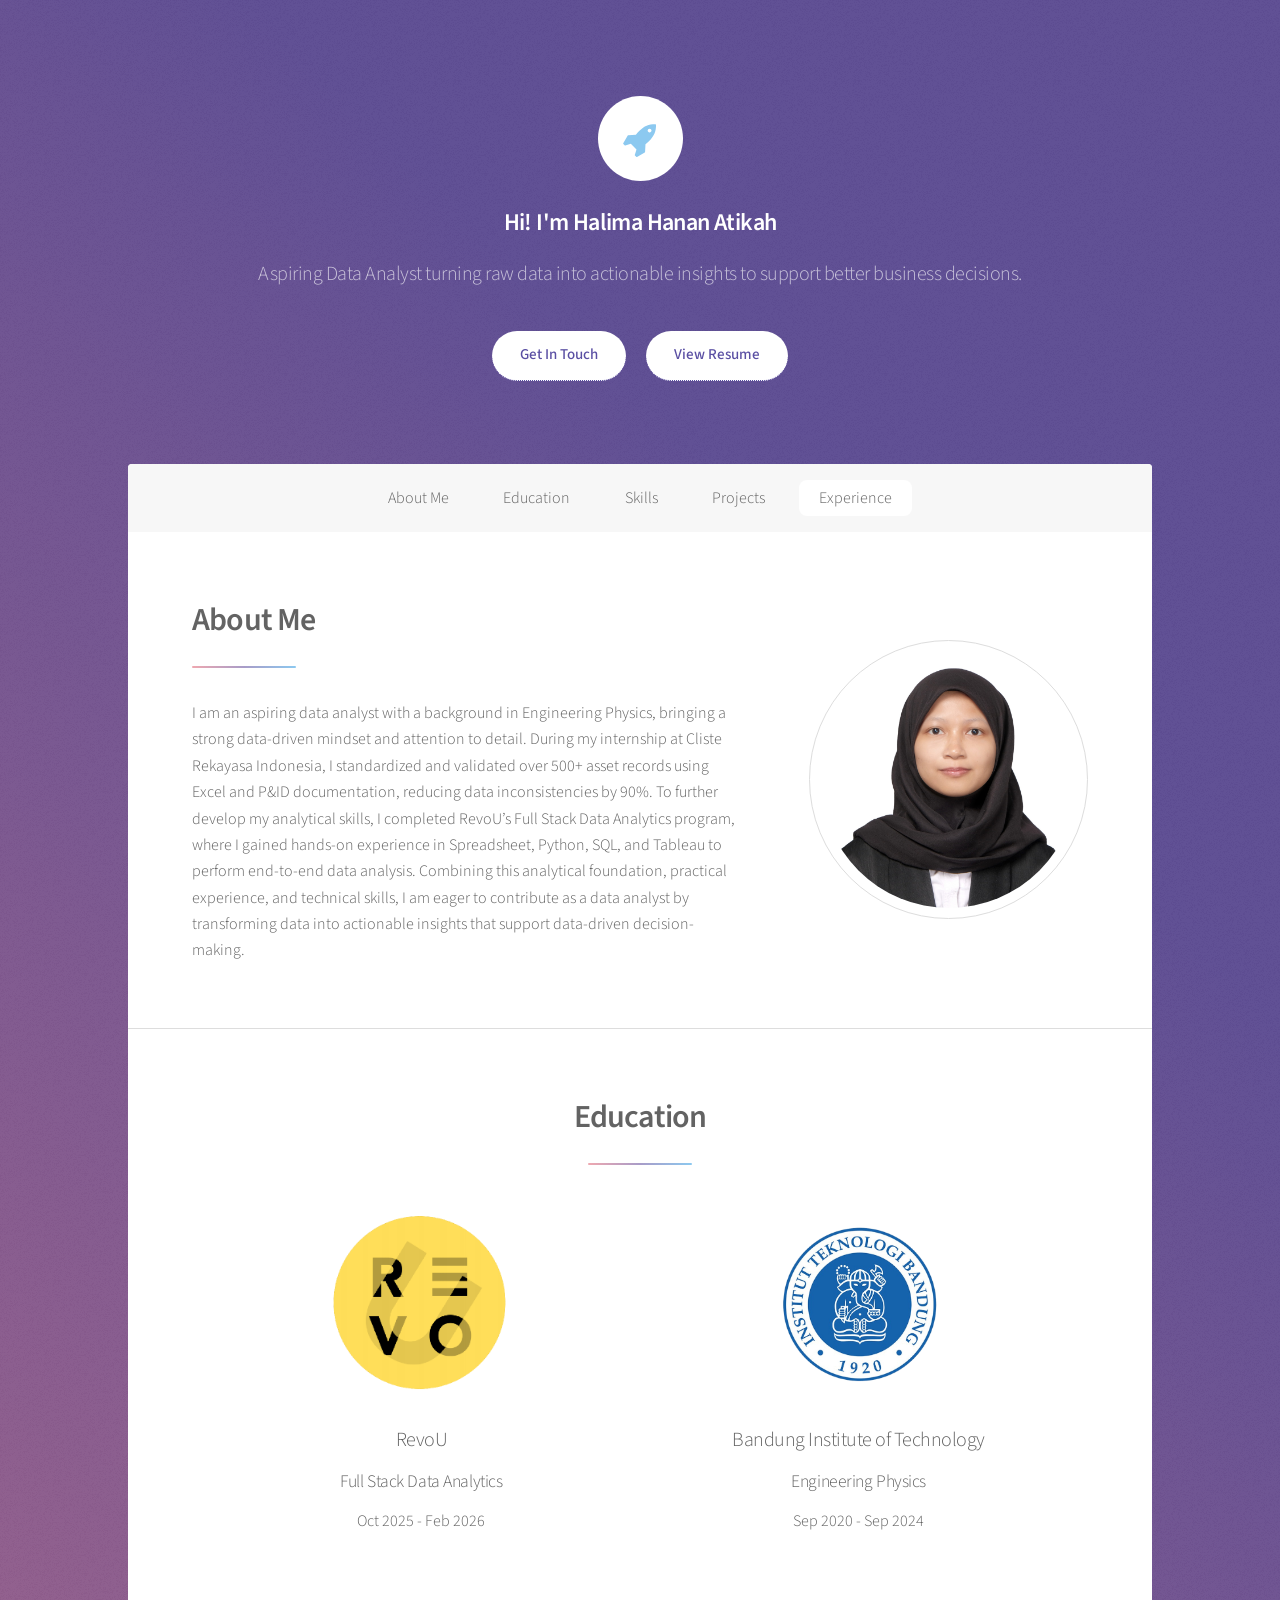
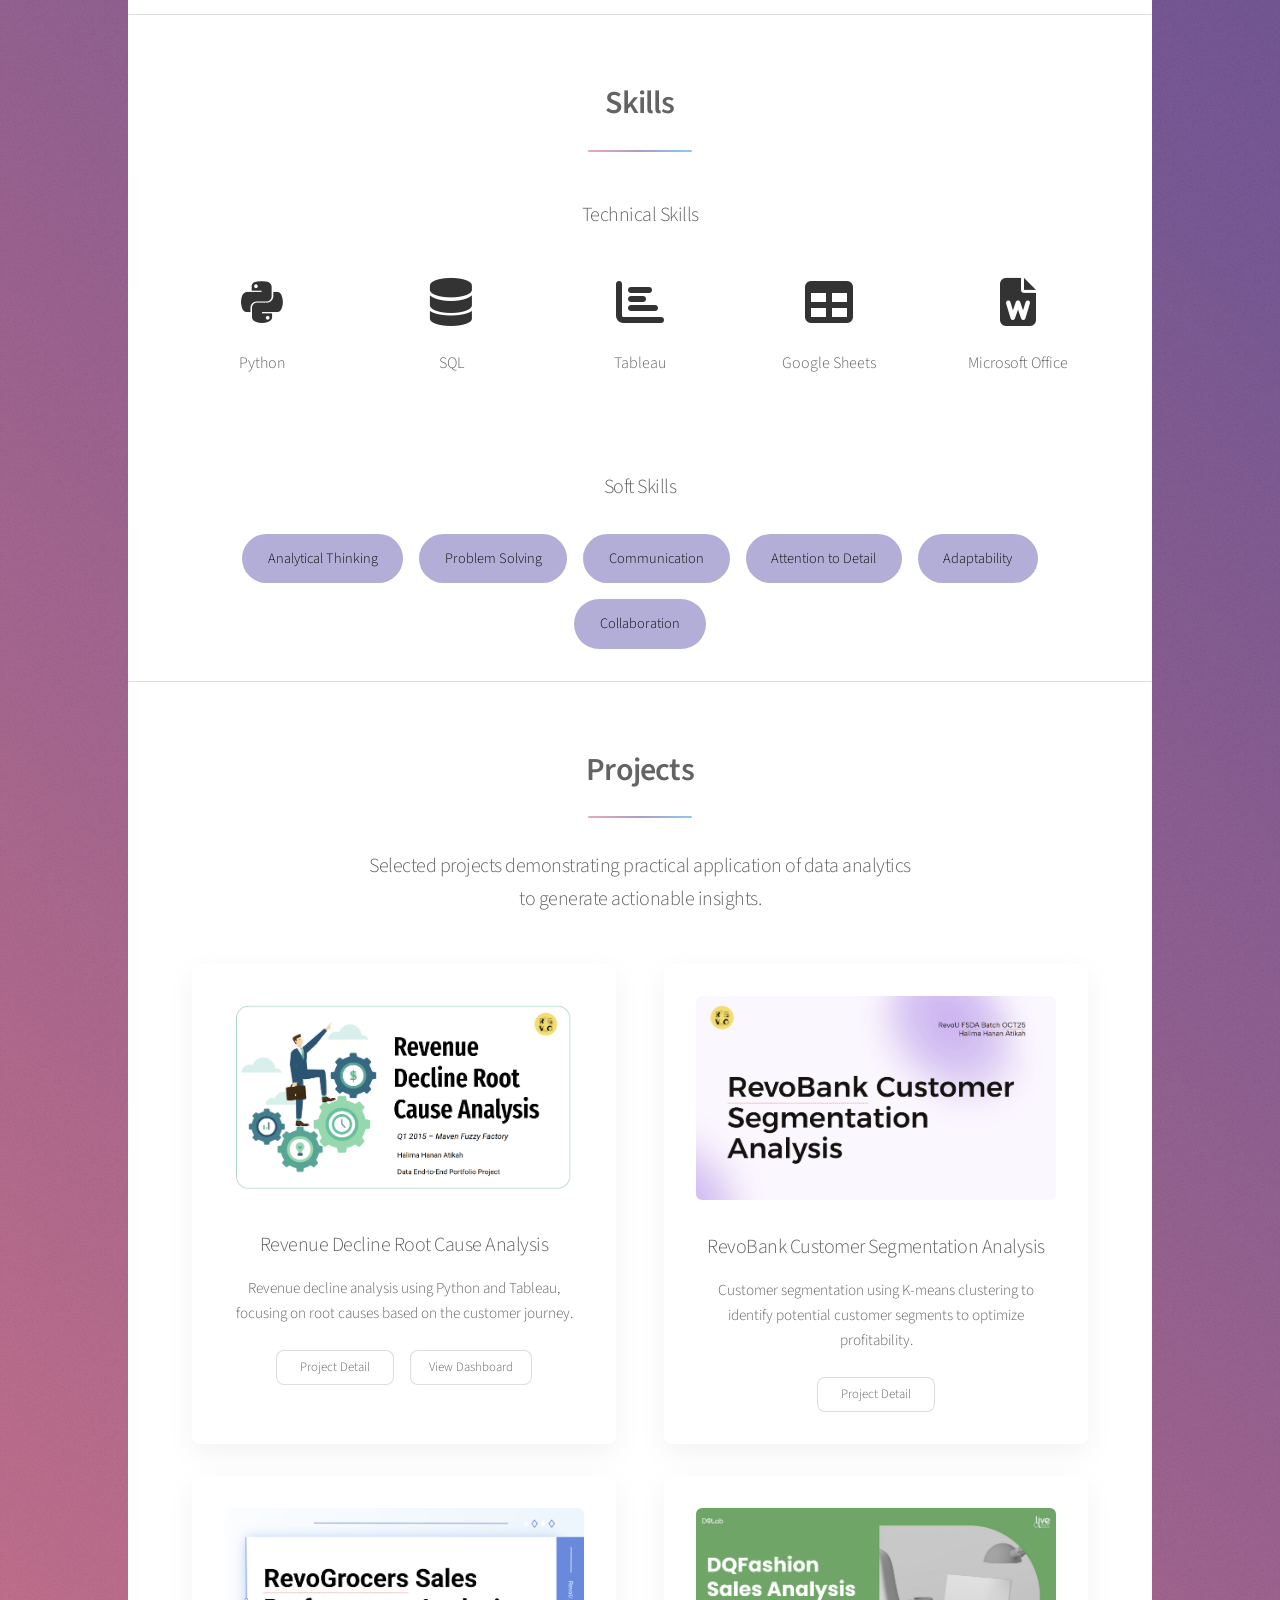
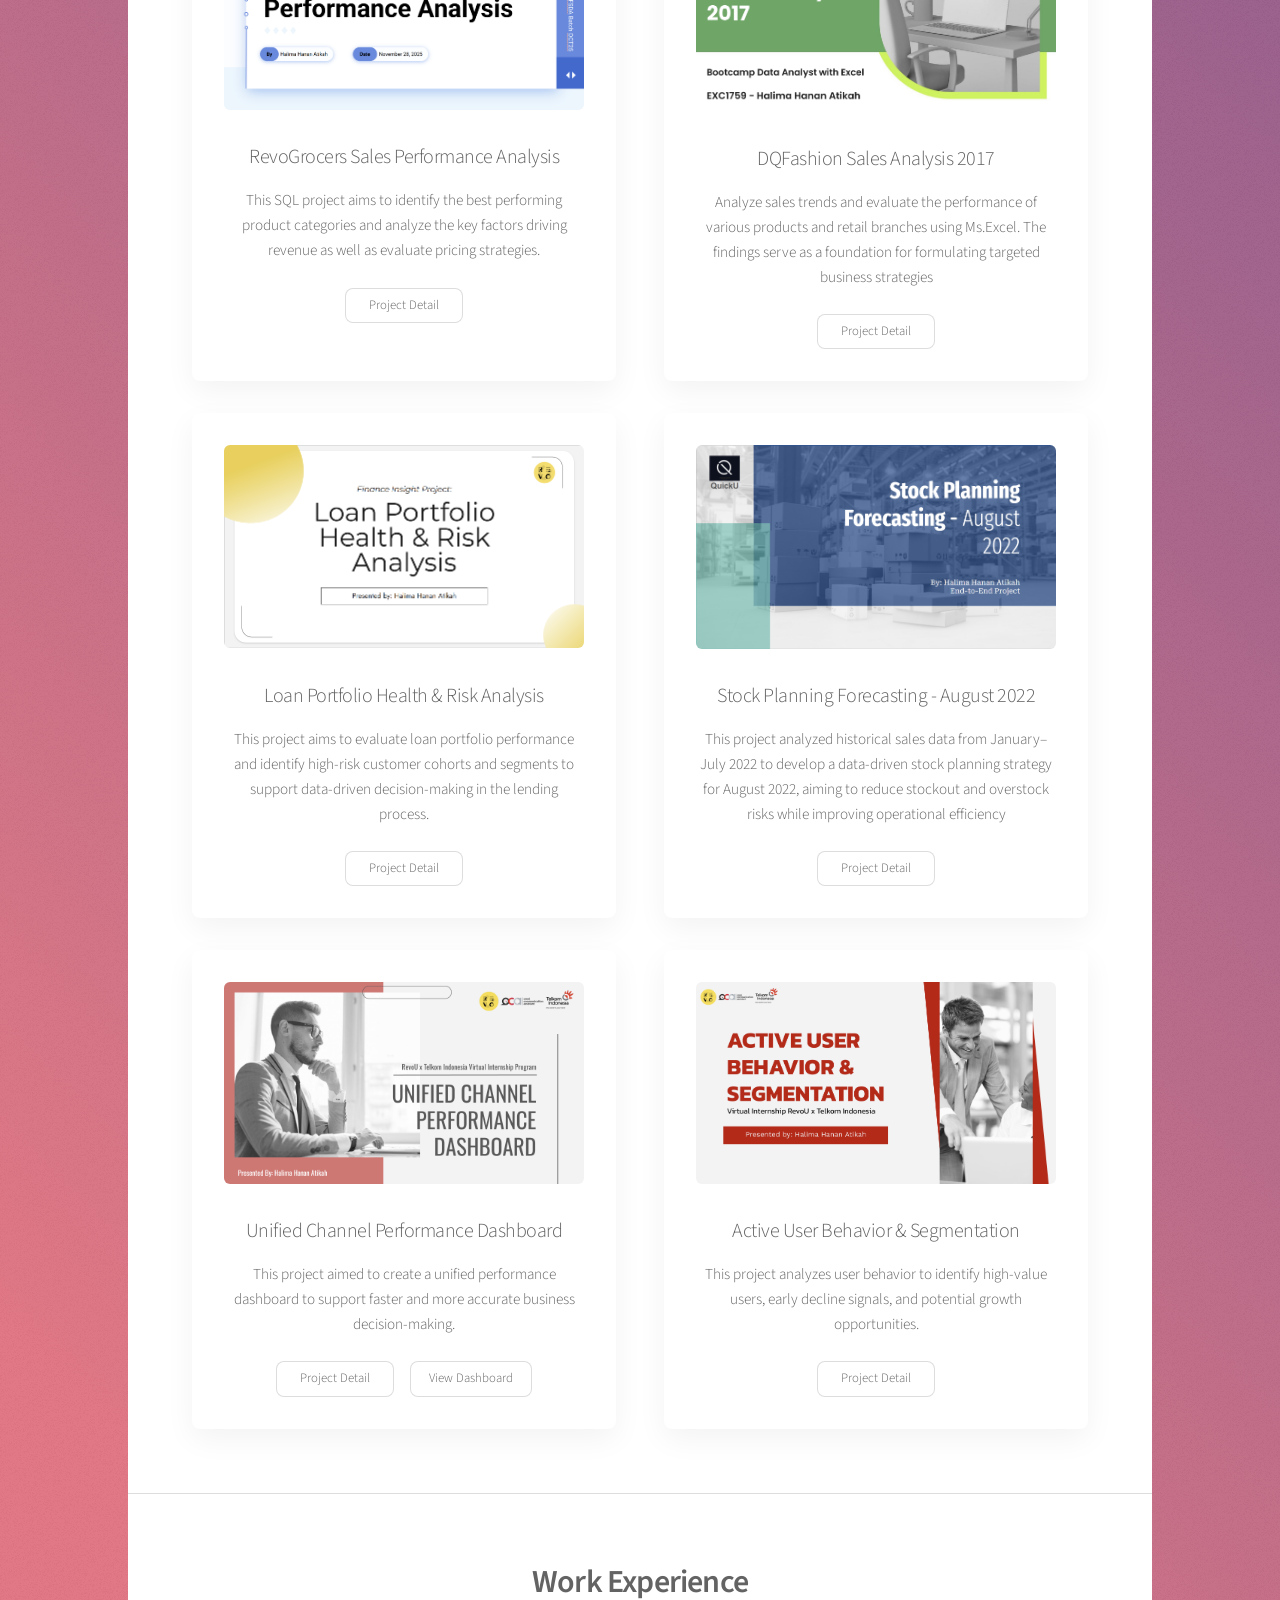
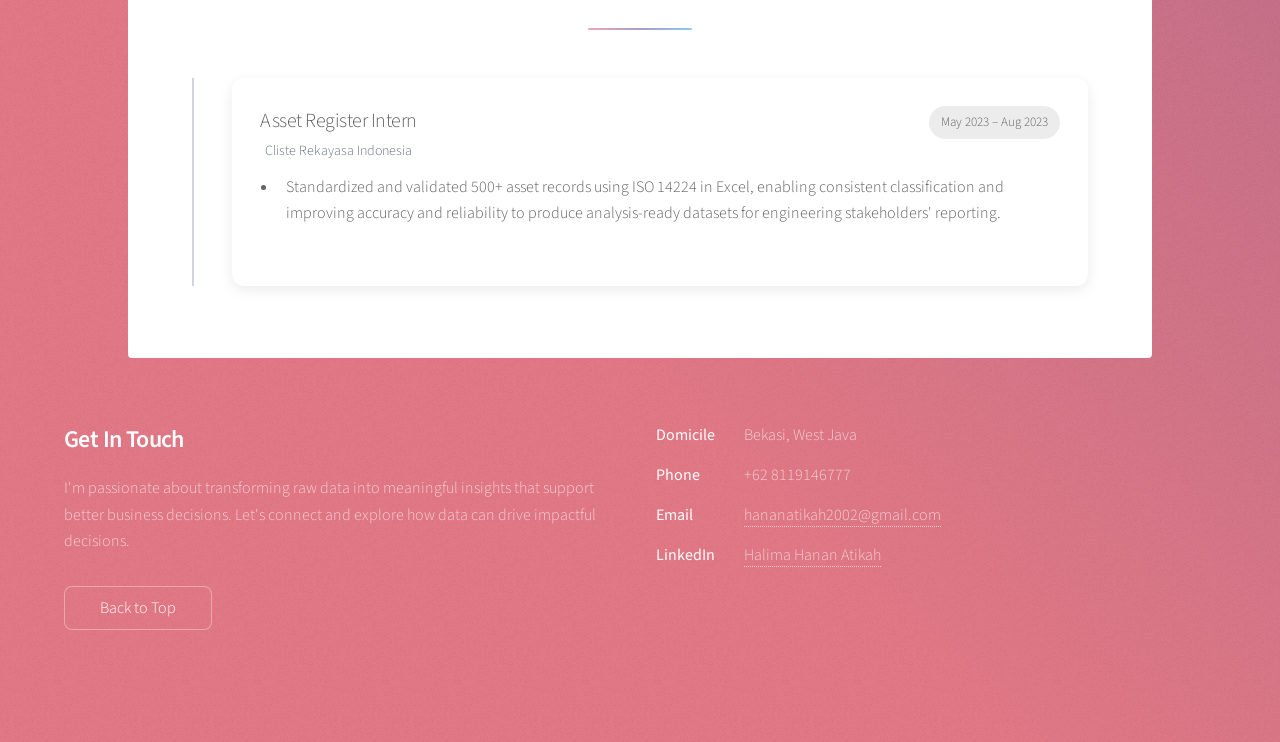
<file: index.html>
<!DOCTYPE HTML>
<!--
	Stellar by HTML5 UP
	html5up.net | @ajlkn
	Free for personal and commercial use under the CCA 3.0 license (html5up.net/license)
-->
<html>
	<head>
		<title>Halima | Portfolio Data Analytics</title>
		<meta charset="utf-8" />
		<meta name="viewport" content="width=device-width, initial-scale=1, user-scalable=no" />
		<link rel="stylesheet" href="assets/css/main.css" />
		<noscript><link rel="stylesheet" href="assets/css/noscript.css" /></noscript>
		<link rel="stylesheet" href="https://cdnjs.cloudflare.com/ajax/libs/font-awesome/6.5.0/css/all.min.css">
	</head>
	<body class="is-preload">

		<!-- Wrapper -->
			<div id="wrapper">

				<!-- Header -->
					<header id="header" class="alt">
						<span class="logo"><img src="images/logo.svg" alt="" /></span>
						<h2>Hi! I'm Halima Hanan Atikah</h2>
						<p>Aspiring Data Analyst turning raw data into actionable insights
							to support better business decisions.<br />
						</p>

						<!-- CTA BUTTON -->
						<div class="hero-buttons">

							<a href="#footer" class="primary">Get In Touch</a>

							<a href="https://docs.google.com/document/d/1shFITubevQ7HsCWaukSZmZnEQHIHOWWZv7vL9TfP1bE/edit?usp=drive_link" class="resume" target="_blank">
								View Resume
							</a>

						</div>

					</header>

				<!-- Nav -->
					<nav id="nav">
						<ul>
							<li><a href="#intro" class="active">About Me</a></li>
							<li><a href="#first">Education</a></li>
							<li><a href="#second">Skills</a></li>
							<li><a href="#third">Projects</a></li>
							<li><a href="#fourth">Experience</a></li>
						</ul>
					</nav>

				<!-- Main -->
					<div id="main">

						<!-- Introduction -->
							<section id="intro" class="main">
								<div class="spotlight">
									<div class="content">
										<header class="major">
											<h2>About Me</h2>
										</header>
										<p>I am an aspiring data analyst with a background in Engineering Physics, bringing a strong data-driven mindset and attention to detail. 
											During my internship at Cliste Rekayasa Indonesia, I standardized and validated over 500+ asset records using Excel and P&ID documentation, reducing data inconsistencies by 90%. 
											To further develop my analytical skills, I completed RevoU’s Full Stack Data Analytics program, where I gained hands-on experience in Spreadsheet, Python, SQL, and Tableau to perform end-to-end data analysis. 
											Combining this analytical foundation, practical experience, and technical skills, I am eager to contribute as a data analyst by transforming data into actionable insights that support data-driven decision-making.</p>
										<!-- <ul class="actions">
											<li><a href="generic copy.html" class="button">Learn More</a></li>
										</ul> -->
									</div>
									<span class="image"><img src="images/PP.jpg" alt="" /></span>
								</div>
							</section>

						<!-- First Section -->
							<section id="first" class="main special">
								<header class="major">
									<h2>Education</h2>
								</header>
								<ul class="features">
									<li>
										<span class="image fit"><img src="images/RevoU_Logo.png" alt=""></span>
										<h3>RevoU</h3>
										<h4>Full Stack Data Analytics</h4>
										<p>Oct 2025 - Feb 2026</p>
									</li>
									<li>
										<span class="image fit"><img src="images/logo itb.png" alt=""></span>
										<h3>Bandung Institute of Technology</h3>
										<h4>Engineering Physics</h4>
										<p>Sep 2020 - Sep 2024</p>
									</li>
								</ul>
							</section>

							<!-- Second Section -->
							<section id="second" class="main special">
								<header class="major">
									<h2>Skills</h2>
								</header>
								<h3>Technical Skills</h3>

								<div class="technical-skills">

									<div class="skill-item">
										<i class="fab fa-python"></i>
										<p>Python</p>
									</div>

									<div class="skill-item">
										<i class="fas fa-database"></i>
										<p>SQL</p>
									</div>

									<div class="skill-item">
										<i class="fas fa-chart-bar"></i>
										<p>Tableau</p>
									</div>

									<div class="skill-item">
										<i class="fas fa-table"></i>
										<p>Google Sheets</p>
									</div>

									<div class="skill-item">
										<i class="fas fa-file-word"></i>
										<p>Microsoft Office</p>
									</div>


								</div>

								<h3 class="soft-title">Soft Skills</h3>

								<div class="soft-skills">
									<span>Analytical Thinking</span>
									<span>Problem Solving</span>
									<span>Communication</span>
									<span>Attention to Detail</span>
									<span>Adaptability</span>
									<span>Collaboration</span>
								</div>
								
							</section>

						<!-- Third Section -->
							<section id="third" class="main special">
								<header class="major">
									<h2>Projects</h2>
									<p>Selected projects demonstrating practical application of data analytics <br />
									to generate actionable insights.</p>
								</header>
								<ul class="projects">
    
									<li class="card-project">
										<img src="images/title_project1.png" alt="Project 1 Preview">

										<h3>Revenue Decline Root Cause Analysis</h3>
										<p>
											Revenue decline analysis using Python and Tableau, focusing on root causes based on the customer journey.
										</p>

										<div class="buttons-project">
											<a href="Project 1.html" class="button small">Project Detail</a>
											<a href="https://public.tableau.com/app/profile/halima.atikah/viz/MavenE-commerce/Dashboard" class="button small alt">View Dashboard</a>
										</div>
									</li>


									<li class="card-project">
										<img src="images/title_project2.png" alt="Project 2 Preview">

										<h3>RevoBank Customer Segmentation Analysis</h3>
										<p>
											Customer segmentation using K-means clustering to identify potential customer segments to optimize profitability.
										</p>

										<div class="buttons-project">
											<a href="Project 2.html" class="button small">Project Detail</a>
											
											
										</div>
									</li>

								</ul>

								<ul class="projects">
    
									<li class="card-project">
										<img src="images/title_project3.png" alt="Project 1 Preview">

										<h3>RevoGrocers Sales Performance Analysis</h3>
										<p>
											This SQL project aims to identify the best performing product categories and analyze the key factors driving revenue as well as evaluate pricing strategies.
										</p>

										<div class="buttons-project">
											<a href="Project 3.html" class="button small">Project Detail</a>
											
										</div>
									</li>


									<li class="card-project">
										<img src="images/title_project4.png" alt="Project 2 Preview">

										<h3>DQFashion Sales Analysis 2017</h3>
										<p>
											Analyze sales trends and evaluate the performance of various products and retail branches using Ms.Excel. The findings serve as a foundation for formulating targeted business strategies
										</p>

										<div class="buttons-project">
											<a href="Project 4.html" class="button small">Project Detail</a>
											
										</div>
									</li>

								</ul>

								<ul class="projects">
    
									<li class="card-project">
										<img src="images/title_project5.png" alt="Project 1 Preview">

										<h3>Loan Portfolio Health & Risk Analysis</h3>
										<p>
											This project aims to evaluate loan portfolio performance and identify high-risk customer cohorts and segments to support data-driven decision-making in the lending process.
										</p>

										<div class="buttons-project">
											<a href="Project 5.html" class="button small">Project Detail</a>
											
										</div>
									</li>


									<li class="card-project">
										<img src="images/title_project6.png" alt="Project 2 Preview">

										<h3>Stock Planning Forecasting - August 2022</h3>
										<p>
											This project analyzed historical sales data from January–July 2022 to develop a data-driven stock planning strategy for August 2022, aiming to reduce stockout and overstock risks while improving operational efficiency
										</p>

										<div class="buttons-project">
											<a href="Project 6.html" class="button small">Project Detail</a>
											
										</div>
									</li>

								</ul>

								<ul class="projects">
    
									<li class="card-project">
										<img src="images/title_project7.png" alt="Project 1 Preview">

										<h3>Unified Channel Performance Dashboard</h3>
										<p>
											This project aimed to create a unified performance dashboard to support faster and more accurate business decision-making.
										</p>

										<div class="buttons-project">
											<a href="Project 7.html" class="button small">Project Detail</a>
											<a href="https://public.tableau.com/views/channelperformance_17800592520400/Dashboard1?:language=en-US&:sid=&:redirect=auth&:display_count=n&:origin=viz_share_link" class="button small alt">View Dashboard</a>
											
										</div>
									</li>


									<li class="card-project">
										<img src="images/title_project8.png" alt="Project 2 Preview">

										<h3>Active User Behavior & Segmentation</h3>
										<p>
											This project analyzes user behavior to identify high-value users, early decline signals, and potential growth opportunities.
										</p>

										<div class="buttons-project">
											<a href="Project 8.html" class="button small">Project Detail</a>
											
										</div>
									</li>

								</ul>

							</section>

						<!-- Fourth Section -->
							<section id="fourth" class="main special">
								<header class="major">
									<h2>Work Experience</h2>
									
								</header>

									<div class="timeline">

										<div class="timeline-item">

											<div class="experience-card">

												<div class="experience-header">

													<div>
														<h3>Asset Register Intern</h3>
														<p class="company">Cliste Rekayasa Indonesia</p>
													</div>

													<span class="date">May 2023 – Aug 2023</span>

												</div>

												<ul class="experience-list">
													<li>Standardized and validated 500+ asset records using ISO 14224 in Excel, 
														enabling consistent classification and improving accuracy and reliability 
														to produce analysis-ready datasets for engineering stakeholders' reporting.</li>
													
												</ul>

											</div>

										</div>

									</div>

								</div>

							</section>

					</div>

				<!-- Footer -->
					<footer id="footer">
						<section>
							<h2>Get In Touch</h2>
							<p>I'm passionate about transforming raw data into meaningful insights
								that support better business decisions. 
								Let's connect and explore how data can drive impactful decisions.</p>
							<ul class="actions">
								<li><a href="#header" class="button">Back to Top</a></li>
							</ul>
						</section>
						<section>
							
							<dl class="alt">
								<dt>Domicile</dt>
								<dd>Bekasi, West Java</dd>
								<dt>Phone</dt>
								<dd>+62 8119146777</dd>
								<dt>Email</dt>
								<dd><a href="#">hananatikah2002@gmail.com</a></dd>
								<dt>LinkedIn</dt>
								<dd><a href="https://www.linkedin.com/in/halima-hanan/">Halima Hanan Atikah</a></dd>
							</dl>

							<!-- <ul class="icons">
								<li><a href="#" class="icon brands fa-twitter alt"><span class="label">Twitter</span></a></li>
								<li><a href="#" class="icon brands fa-facebook-f alt"><span class="label">Facebook</span></a></li>
								<li><a href="#" class="icon brands fa-instagram alt"><span class="label">Instagram</span></a></li>
								<li><a href="#" class="icon brands fa-github alt"><span class="label">GitHub</span></a></li>
								<li><a href="#" class="icon brands fa-dribbble alt"><span class="label">Dribbble</span></a></li>
							</ul> -->
						</section>
						

			</div>

		<!-- Scripts -->
			<script src="assets/js/jquery.min.js"></script>
			<script src="assets/js/jquery.scrollex.min.js"></script>
			<script src="assets/js/jquery.scrolly.min.js"></script>
			<script src="assets/js/browser.min.js"></script>
			<script src="assets/js/breakpoints.min.js"></script>
			<script src="assets/js/util.js"></script>
			<script src="assets/js/main.js"></script>

	</body>
</html>
</file>
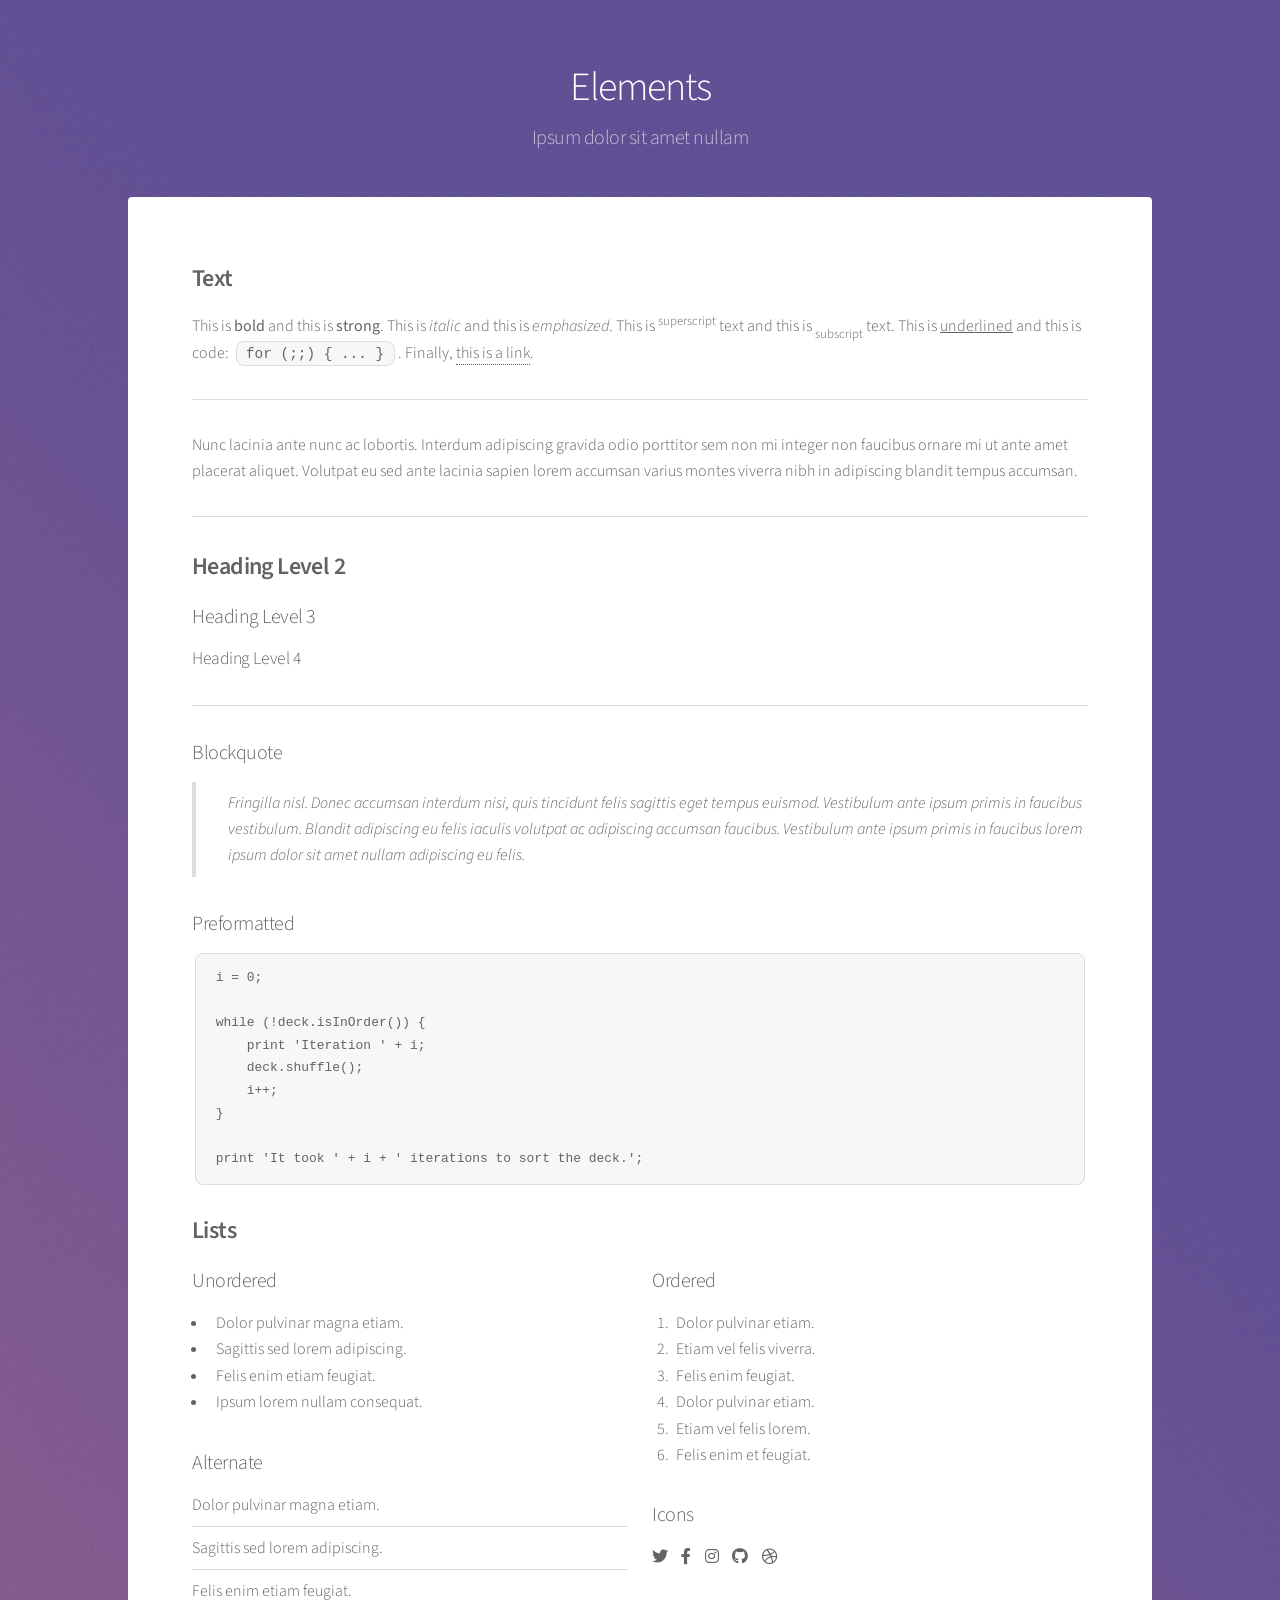
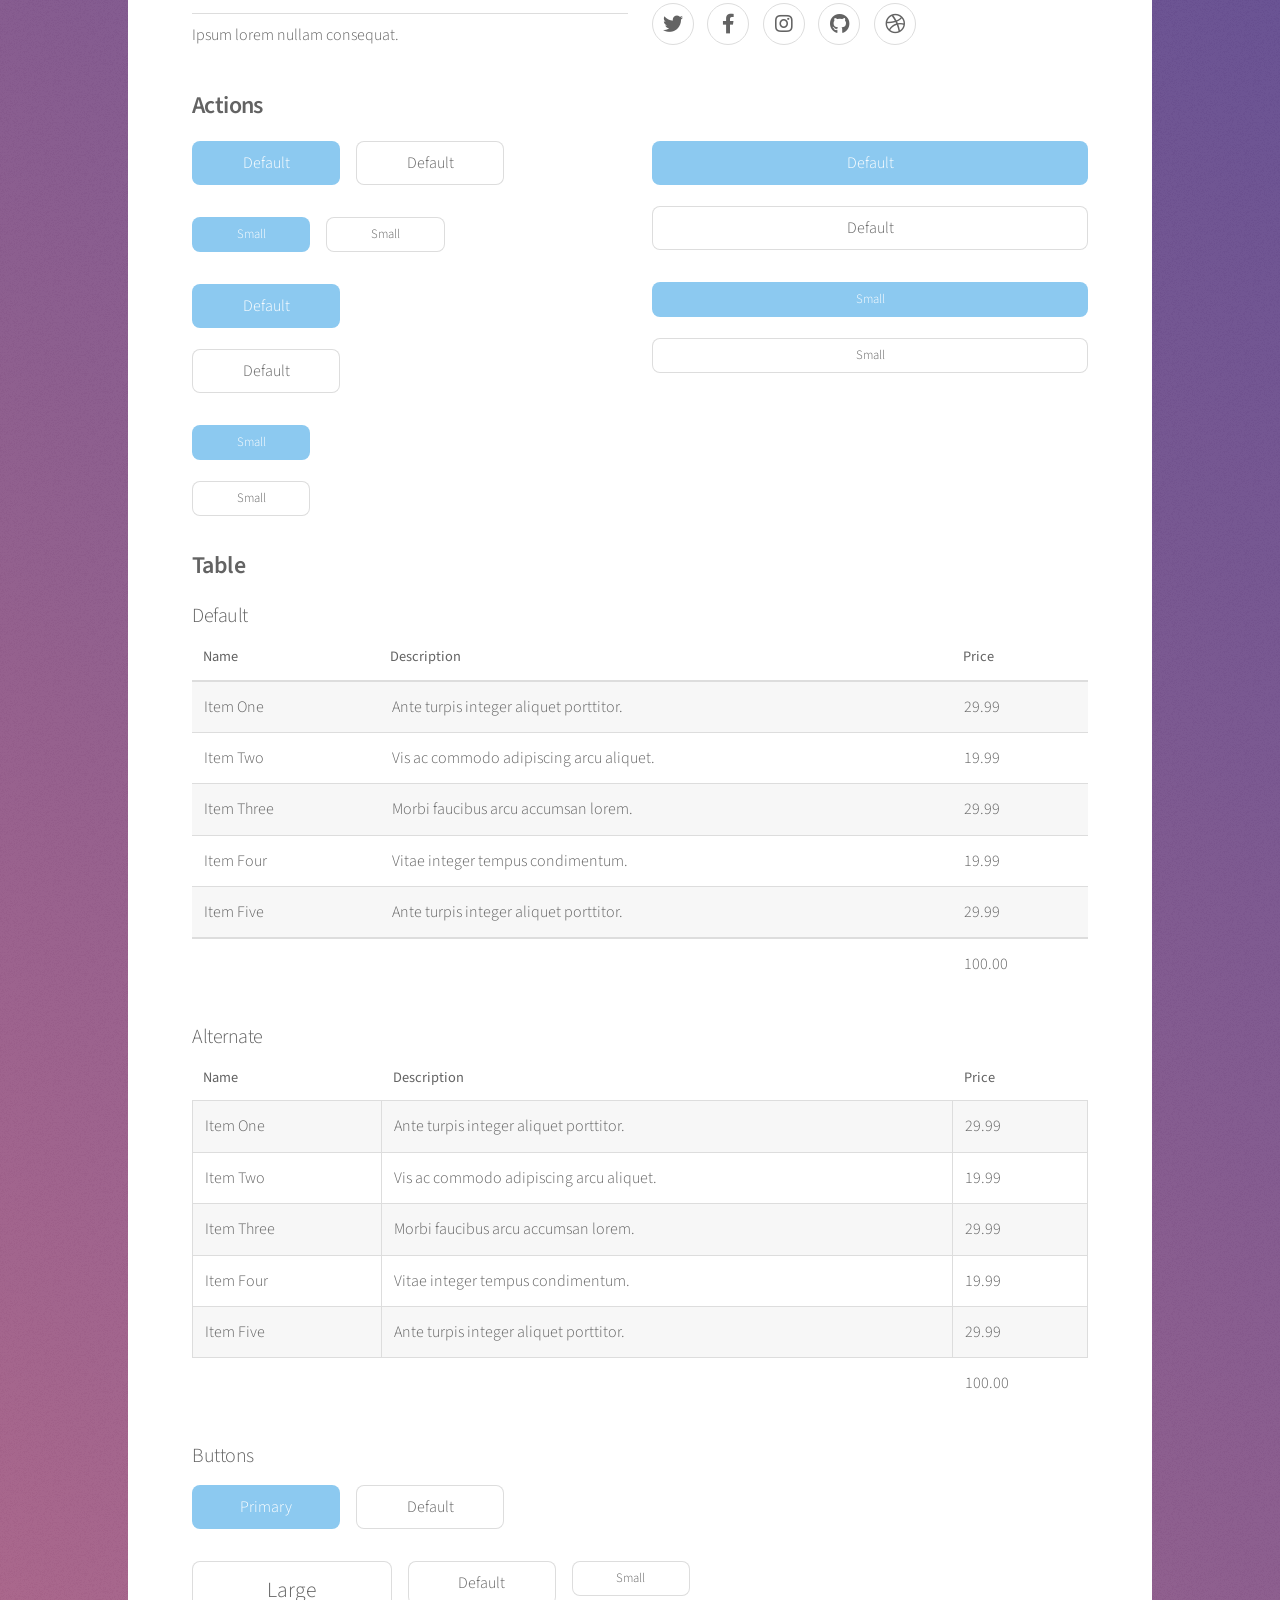
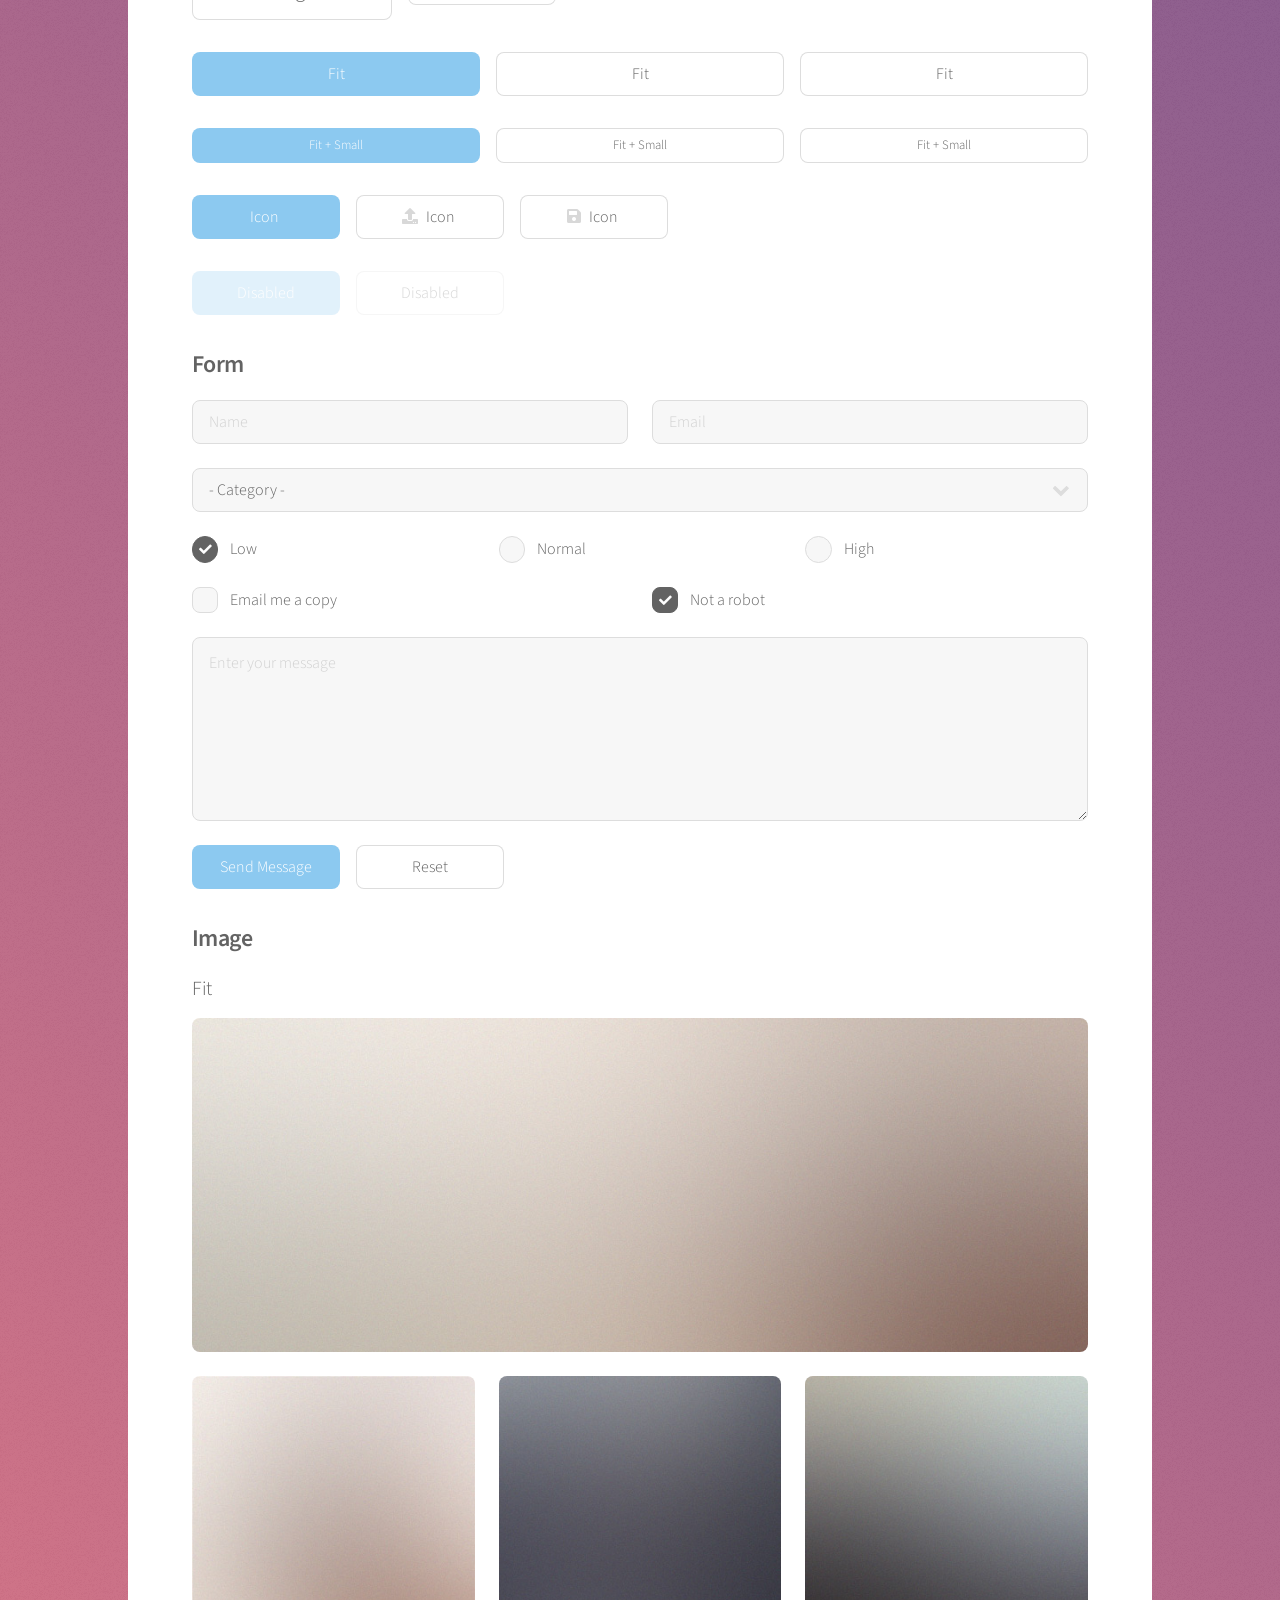
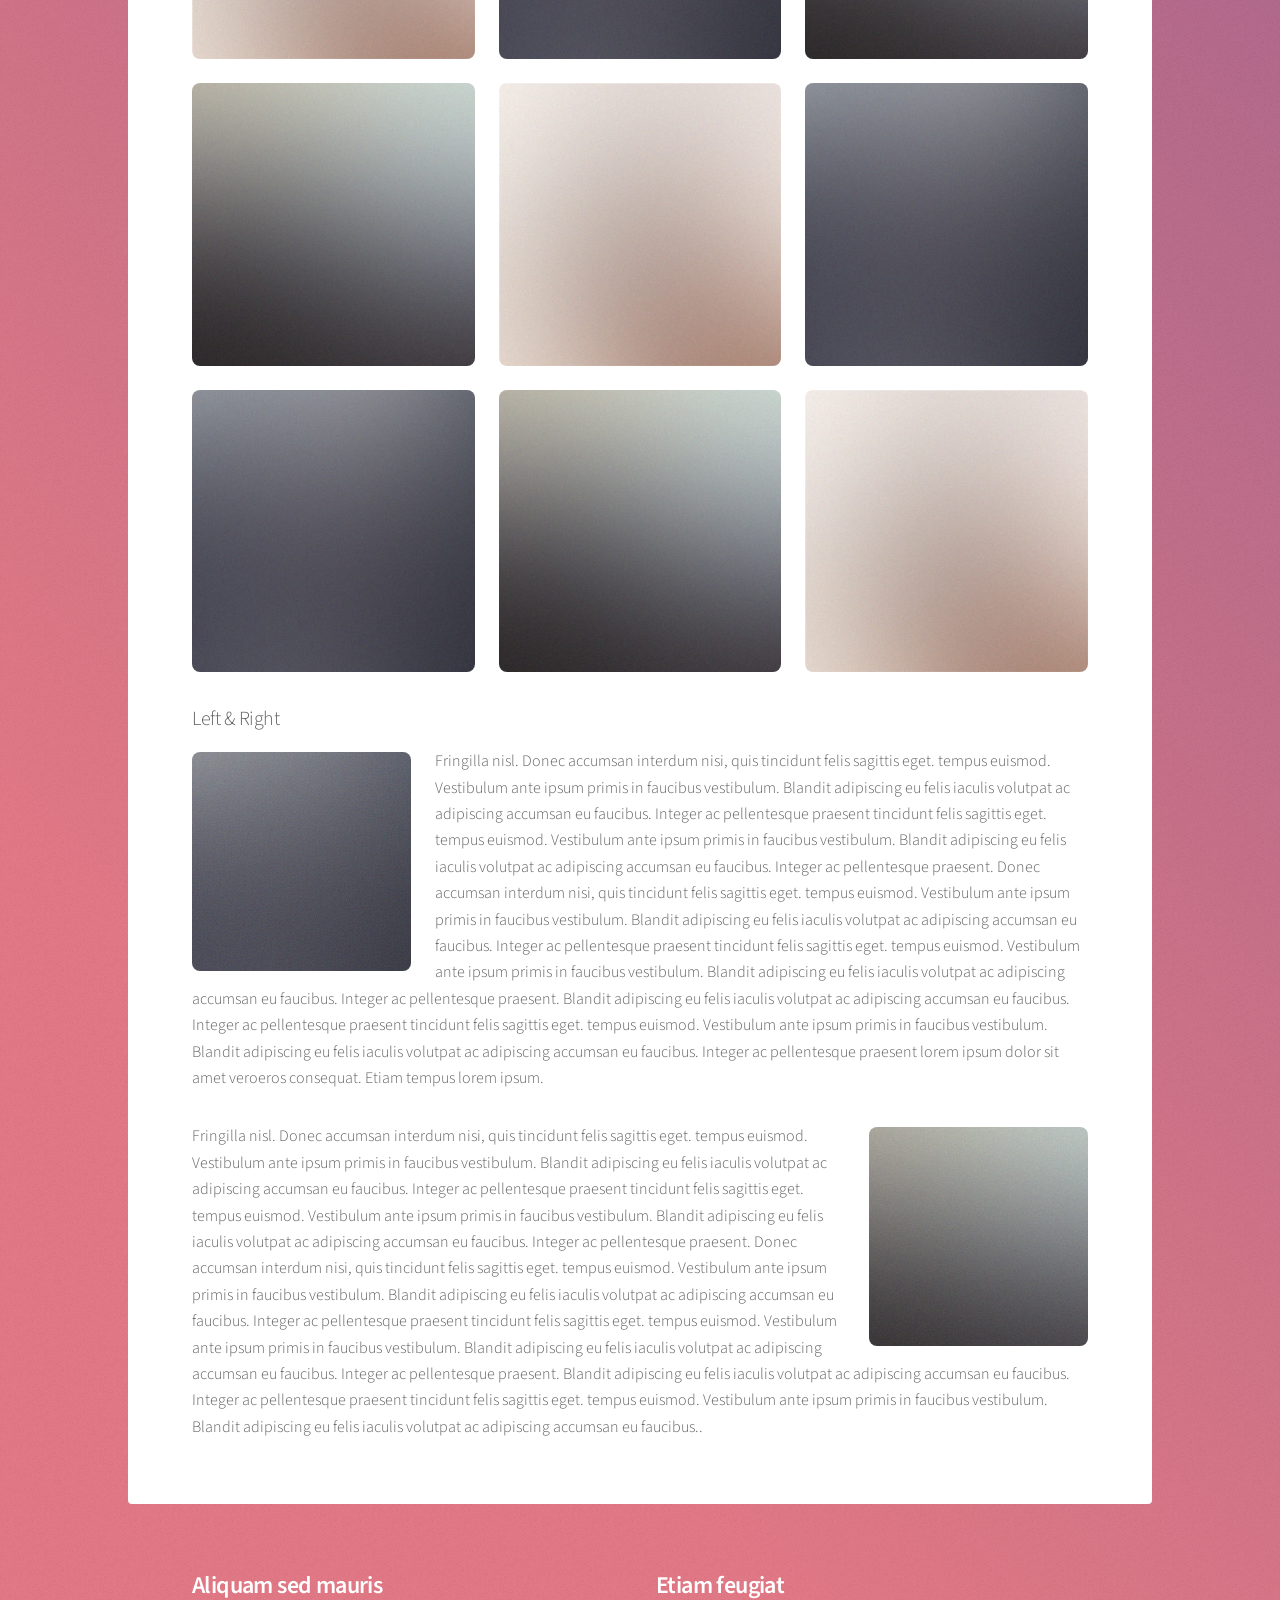
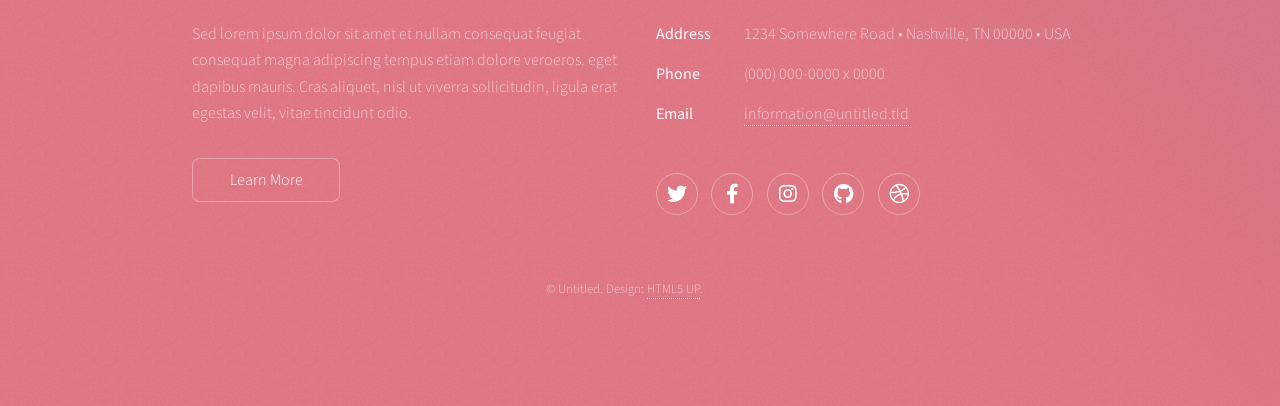
<file: elements.html>
<!DOCTYPE HTML>
<!--
	Stellar by HTML5 UP
	html5up.net | @ajlkn
	Free for personal and commercial use under the CCA 3.0 license (html5up.net/license)
-->
<html>
	<head>
		<title>Elements - Stellar by HTML5 UP</title>
		<meta charset="utf-8" />
		<meta name="viewport" content="width=device-width, initial-scale=1, user-scalable=no" />
		<link rel="stylesheet" href="assets/css/main.css" />
		<noscript><link rel="stylesheet" href="assets/css/noscript.css" /></noscript>
	</head>
	<body class="is-preload">

		<!-- Wrapper -->
			<div id="wrapper">

				<!-- Header -->
					<header id="header">
						<h1>Elements</h1>
						<p>Ipsum dolor sit amet nullam</p>
					</header>

				<!-- Main -->
					<div id="main">

						<!-- Content -->
							<section id="content" class="main">

								<!-- Text -->
									<section>
										<h2>Text</h2>
										<p>This is <b>bold</b> and this is <strong>strong</strong>. This is <i>italic</i> and this is <em>emphasized</em>.
										This is <sup>superscript</sup> text and this is <sub>subscript</sub> text.
										This is <u>underlined</u> and this is code: <code>for (;;) { ... }</code>. Finally, <a href="#">this is a link</a>.</p>
										<hr />
										<p>Nunc lacinia ante nunc ac lobortis. Interdum adipiscing gravida odio porttitor sem non mi integer non faucibus ornare mi ut ante amet placerat aliquet. Volutpat eu sed ante lacinia sapien lorem accumsan varius montes viverra nibh in adipiscing blandit tempus accumsan.</p>
										<hr />
										<h2>Heading Level 2</h2>
										<h3>Heading Level 3</h3>
										<h4>Heading Level 4</h4>
										<hr />
										<h3>Blockquote</h3>
										<blockquote>Fringilla nisl. Donec accumsan interdum nisi, quis tincidunt felis sagittis eget tempus euismod. Vestibulum ante ipsum primis in faucibus vestibulum. Blandit adipiscing eu felis iaculis volutpat ac adipiscing accumsan faucibus. Vestibulum ante ipsum primis in faucibus lorem ipsum dolor sit amet nullam adipiscing eu felis.</blockquote>
										<h3>Preformatted</h3>
										<pre><code>i = 0;

while (!deck.isInOrder()) {
    print 'Iteration ' + i;
    deck.shuffle();
    i++;
}

print 'It took ' + i + ' iterations to sort the deck.';</code></pre>
									</section>

								<!-- Lists -->
									<section>
										<h2>Lists</h2>
										<div class="row">
											<div class="col-6 col-12-medium">
												<h3>Unordered</h3>
												<ul>
													<li>Dolor pulvinar magna etiam.</li>
													<li>Sagittis sed lorem adipiscing.</li>
													<li>Felis enim etiam feugiat.</li>
													<li>Ipsum lorem nullam consequat.</li>
												</ul>
												<h3>Alternate</h3>
												<ul class="alt">
													<li>Dolor pulvinar magna etiam.</li>
													<li>Sagittis sed lorem adipiscing.</li>
													<li>Felis enim etiam feugiat.</li>
													<li>Ipsum lorem nullam consequat.</li>
												</ul>
											</div>
											<div class="col-6 col-12-medium">
												<h3>Ordered</h3>
												<ol>
													<li>Dolor pulvinar etiam.</li>
													<li>Etiam vel felis viverra.</li>
													<li>Felis enim feugiat.</li>
													<li>Dolor pulvinar etiam.</li>
													<li>Etiam vel felis lorem.</li>
													<li>Felis enim et feugiat.</li>
												</ol>
												<h3>Icons</h3>
												<ul class="icons">
													<li><a href="#" class="icon brands fa-twitter"><span class="label">Twitter</span></a></li>
													<li><a href="#" class="icon brands fa-facebook-f"><span class="label">Facebook</span></a></li>
													<li><a href="#" class="icon brands fa-instagram"><span class="label">Instagram</span></a></li>
													<li><a href="#" class="icon brands fa-github"><span class="label">GitHub</span></a></li>
													<li><a href="#" class="icon brands fa-dribbble"><span class="label">Dribbble</span></a></li>
												</ul>
												<ul class="icons">
													<li><a href="#" class="icon brands alt fa-twitter"><span class="label">Twitter</span></a></li>
													<li><a href="#" class="icon brands alt fa-facebook-f"><span class="label">Facebook</span></a></li>
													<li><a href="#" class="icon brands alt fa-instagram"><span class="label">Instagram</span></a></li>
													<li><a href="#" class="icon brands alt fa-github"><span class="label">GitHub</span></a></li>
													<li><a href="#" class="icon brands alt fa-dribbble"><span class="label">Dribbble</span></a></li>
												</ul>
											</div>
										</div>
										<h2>Actions</h2>
										<div class="row">
											<div class="col-6 col-12-medium">
												<ul class="actions">
													<li><a href="#" class="button primary">Default</a></li>
													<li><a href="#" class="button">Default</a></li>
												</ul>
												<ul class="actions small">
													<li><a href="#" class="button primary small">Small</a></li>
													<li><a href="#" class="button small">Small</a></li>
												</ul>
												<ul class="actions stacked">
													<li><a href="#" class="button primary">Default</a></li>
													<li><a href="#" class="button">Default</a></li>
												</ul>
												<ul class="actions stacked">
													<li><a href="#" class="button primary small">Small</a></li>
													<li><a href="#" class="button small">Small</a></li>
												</ul>
											</div>
											<div class="col-6 col-12-medium">
												<ul class="actions stacked">
													<li><a href="#" class="button primary fit">Default</a></li>
													<li><a href="#" class="button fit">Default</a></li>
												</ul>
												<ul class="actions stacked">
													<li><a href="#" class="button primary small fit">Small</a></li>
													<li><a href="#" class="button small fit">Small</a></li>
												</ul>
											</div>
										</div>
									</section>

								<!-- Table -->
									<section>
										<h2>Table</h2>
										<h3>Default</h3>
										<div class="table-wrapper">
											<table>
												<thead>
													<tr>
														<th>Name</th>
														<th>Description</th>
														<th>Price</th>
													</tr>
												</thead>
												<tbody>
													<tr>
														<td>Item One</td>
														<td>Ante turpis integer aliquet porttitor.</td>
														<td>29.99</td>
													</tr>
													<tr>
														<td>Item Two</td>
														<td>Vis ac commodo adipiscing arcu aliquet.</td>
														<td>19.99</td>
													</tr>
													<tr>
														<td>Item Three</td>
														<td> Morbi faucibus arcu accumsan lorem.</td>
														<td>29.99</td>
													</tr>
													<tr>
														<td>Item Four</td>
														<td>Vitae integer tempus condimentum.</td>
														<td>19.99</td>
													</tr>
													<tr>
														<td>Item Five</td>
														<td>Ante turpis integer aliquet porttitor.</td>
														<td>29.99</td>
													</tr>
												</tbody>
												<tfoot>
													<tr>
														<td colspan="2"></td>
														<td>100.00</td>
													</tr>
												</tfoot>
											</table>
										</div>

										<h3>Alternate</h3>
										<div class="table-wrapper">
											<table class="alt">
												<thead>
													<tr>
														<th>Name</th>
														<th>Description</th>
														<th>Price</th>
													</tr>
												</thead>
												<tbody>
													<tr>
														<td>Item One</td>
														<td>Ante turpis integer aliquet porttitor.</td>
														<td>29.99</td>
													</tr>
													<tr>
														<td>Item Two</td>
														<td>Vis ac commodo adipiscing arcu aliquet.</td>
														<td>19.99</td>
													</tr>
													<tr>
														<td>Item Three</td>
														<td> Morbi faucibus arcu accumsan lorem.</td>
														<td>29.99</td>
													</tr>
													<tr>
														<td>Item Four</td>
														<td>Vitae integer tempus condimentum.</td>
														<td>19.99</td>
													</tr>
													<tr>
														<td>Item Five</td>
														<td>Ante turpis integer aliquet porttitor.</td>
														<td>29.99</td>
													</tr>
												</tbody>
												<tfoot>
													<tr>
														<td colspan="2"></td>
														<td>100.00</td>
													</tr>
												</tfoot>
											</table>
										</div>
									</section>

								<!-- Buttons -->
									<section>
										<h3>Buttons</h3>
										<ul class="actions">
											<li><a href="#" class="button primary">Primary</a></li>
											<li><a href="#" class="button">Default</a></li>
										</ul>
										<ul class="actions">
											<li><a href="#" class="button large">Large</a></li>
											<li><a href="#" class="button">Default</a></li>
											<li><a href="#" class="button small">Small</a></li>
										</ul>
										<ul class="actions fit">
											<li><a href="#" class="button primary fit">Fit</a></li>
											<li><a href="#" class="button fit">Fit</a></li>
											<li><a href="#" class="button fit">Fit</a></li>
										</ul>
										<ul class="actions fit small">
											<li><a href="#" class="button primary fit small">Fit + Small</a></li>
											<li><a href="#" class="button fit small">Fit + Small</a></li>
											<li><a href="#" class="button fit small">Fit + Small</a></li>
										</ul>
										<ul class="actions">
											<li><a href="#" class="button primary icon solidfa-download">Icon</a></li>
											<li><a href="#" class="button icon solid fa-upload">Icon</a></li>
											<li><a href="#" class="button icon solid fa-save">Icon</a></li>
										</ul>
										<ul class="actions">
											<li><span class="button primary disabled">Disabled</span></li>
											<li><span class="button disabled">Disabled</span></li>
										</ul>
									</section>

								<!-- Form -->
									<section>
										<h2>Form</h2>
										<form method="post" action="#">
											<div class="row gtr-uniform">
												<div class="col-6 col-12-xsmall">
													<input type="text" name="demo-name" id="demo-name" value="" placeholder="Name" />
												</div>
												<div class="col-6 col-12-xsmall">
													<input type="email" name="demo-email" id="demo-email" value="" placeholder="Email" />
												</div>
												<div class="col-12">
													<select name="demo-category" id="demo-category">
														<option value="">- Category -</option>
														<option value="1">Manufacturing</option>
														<option value="1">Shipping</option>
														<option value="1">Administration</option>
														<option value="1">Human Resources</option>
													</select>
												</div>
												<div class="col-4 col-12-small">
													<input type="radio" id="demo-priority-low" name="demo-priority" checked>
													<label for="demo-priority-low">Low</label>
												</div>
												<div class="col-4 col-12-small">
													<input type="radio" id="demo-priority-normal" name="demo-priority">
													<label for="demo-priority-normal">Normal</label>
												</div>
												<div class="col-4 col-12-small">
													<input type="radio" id="demo-priority-high" name="demo-priority">
													<label for="demo-priority-high">High</label>
												</div>
												<div class="col-6 col-12-small">
													<input type="checkbox" id="demo-copy" name="demo-copy">
													<label for="demo-copy">Email me a copy</label>
												</div>
												<div class="col-6 col-12-small">
													<input type="checkbox" id="demo-human" name="demo-human" checked>
													<label for="demo-human">Not a robot</label>
												</div>
												<div class="col-12">
													<textarea name="demo-message" id="demo-message" placeholder="Enter your message" rows="6"></textarea>
												</div>
												<div class="col-12">
													<ul class="actions">
														<li><input type="submit" value="Send Message" class="primary" /></li>
														<li><input type="reset" value="Reset" /></li>
													</ul>
												</div>
											</div>
										</form>
									</section>

								<!-- Image -->
									<section>
										<h2>Image</h2>
										<h3>Fit</h3>
										<div class="box alt">
											<div class="row gtr-uniform">
												<div class="col-12"><span class="image fit"><img src="images/pic04.jpg" alt="" /></span></div>
												<div class="col-4"><span class="image fit"><img src="images/pic01.jpg" alt="" /></span></div>
												<div class="col-4"><span class="image fit"><img src="images/pic02.jpg" alt="" /></span></div>
												<div class="col-4"><span class="image fit"><img src="images/pic03.jpg" alt="" /></span></div>
												<div class="col-4"><span class="image fit"><img src="images/pic03.jpg" alt="" /></span></div>
												<div class="col-4"><span class="image fit"><img src="images/pic01.jpg" alt="" /></span></div>
												<div class="col-4"><span class="image fit"><img src="images/pic02.jpg" alt="" /></span></div>
												<div class="col-4"><span class="image fit"><img src="images/pic02.jpg" alt="" /></span></div>
												<div class="col-4"><span class="image fit"><img src="images/pic03.jpg" alt="" /></span></div>
												<div class="col-4"><span class="image fit"><img src="images/pic01.jpg" alt="" /></span></div>
											</div>
										</div>
										<h3>Left &amp; Right</h3>
										<p><span class="image left"><img src="images/pic05.jpg" alt="" /></span>Fringilla nisl. Donec accumsan interdum nisi, quis tincidunt felis sagittis eget. tempus euismod. Vestibulum ante ipsum primis in faucibus vestibulum. Blandit adipiscing eu felis iaculis volutpat ac adipiscing accumsan eu faucibus. Integer ac pellentesque praesent tincidunt felis sagittis eget. tempus euismod. Vestibulum ante ipsum primis in faucibus vestibulum. Blandit adipiscing eu felis iaculis volutpat ac adipiscing accumsan eu faucibus. Integer ac pellentesque praesent. Donec accumsan interdum nisi, quis tincidunt felis sagittis eget. tempus euismod. Vestibulum ante ipsum primis in faucibus vestibulum. Blandit adipiscing eu felis iaculis volutpat ac adipiscing accumsan eu faucibus. Integer ac pellentesque praesent tincidunt felis sagittis eget. tempus euismod. Vestibulum ante ipsum primis in faucibus vestibulum. Blandit adipiscing eu felis iaculis volutpat ac adipiscing accumsan eu faucibus. Integer ac pellentesque praesent. Blandit adipiscing eu felis iaculis volutpat ac adipiscing accumsan eu faucibus. Integer ac pellentesque praesent tincidunt felis sagittis eget. tempus euismod. Vestibulum ante ipsum primis in faucibus vestibulum. Blandit adipiscing eu felis iaculis volutpat ac adipiscing accumsan eu faucibus. Integer ac pellentesque praesent lorem ipsum dolor sit amet veroeros consequat. Etiam tempus lorem ipsum.</p>
										<p><span class="image right"><img src="images/pic06.jpg" alt="" /></span>Fringilla nisl. Donec accumsan interdum nisi, quis tincidunt felis sagittis eget. tempus euismod. Vestibulum ante ipsum primis in faucibus vestibulum. Blandit adipiscing eu felis iaculis volutpat ac adipiscing accumsan eu faucibus. Integer ac pellentesque praesent tincidunt felis sagittis eget. tempus euismod. Vestibulum ante ipsum primis in faucibus vestibulum. Blandit adipiscing eu felis iaculis volutpat ac adipiscing accumsan eu faucibus. Integer ac pellentesque praesent. Donec accumsan interdum nisi, quis tincidunt felis sagittis eget. tempus euismod. Vestibulum ante ipsum primis in faucibus vestibulum. Blandit adipiscing eu felis iaculis volutpat ac adipiscing accumsan eu faucibus. Integer ac pellentesque praesent tincidunt felis sagittis eget. tempus euismod. Vestibulum ante ipsum primis in faucibus vestibulum. Blandit adipiscing eu felis iaculis volutpat ac adipiscing accumsan eu faucibus. Integer ac pellentesque praesent. Blandit adipiscing eu felis iaculis volutpat ac adipiscing accumsan eu faucibus. Integer ac pellentesque praesent tincidunt felis sagittis eget. tempus euismod. Vestibulum ante ipsum primis in faucibus vestibulum. Blandit adipiscing eu felis iaculis volutpat ac adipiscing accumsan eu faucibus..</p>
									</section>

							</section>

					</div>

				<!-- Footer -->
					<footer id="footer">
						<section>
							<h2>Aliquam sed mauris</h2>
							<p>Sed lorem ipsum dolor sit amet et nullam consequat feugiat consequat magna adipiscing tempus etiam dolore veroeros. eget dapibus mauris. Cras aliquet, nisl ut viverra sollicitudin, ligula erat egestas velit, vitae tincidunt odio.</p>
							<ul class="actions">
								<li><a href="#" class="button">Learn More</a></li>
							</ul>
						</section>
						<section>
							<h2>Etiam feugiat</h2>
							<dl class="alt">
								<dt>Address</dt>
								<dd>1234 Somewhere Road &bull; Nashville, TN 00000 &bull; USA</dd>
								<dt>Phone</dt>
								<dd>(000) 000-0000 x 0000</dd>
								<dt>Email</dt>
								<dd><a href="#">information@untitled.tld</a></dd>
							</dl>
							<ul class="icons">
								<li><a href="#" class="icon brands fa-twitter alt"><span class="label">Twitter</span></a></li>
								<li><a href="#" class="icon brands fa-facebook-f alt"><span class="label">Facebook</span></a></li>
								<li><a href="#" class="icon brands fa-instagram alt"><span class="label">Instagram</span></a></li>
								<li><a href="#" class="icon brands fa-github alt"><span class="label">GitHub</span></a></li>
								<li><a href="#" class="icon brands fa-dribbble alt"><span class="label">Dribbble</span></a></li>
							</ul>
						</section>
						<p class="copyright">&copy; Untitled. Design: <a href="https://html5up.net">HTML5 UP</a>.</p>
					</footer>

			</div>

		<!-- Scripts -->
			<script src="assets/js/jquery.min.js"></script>
			<script src="assets/js/jquery.scrollex.min.js"></script>
			<script src="assets/js/jquery.scrolly.min.js"></script>
			<script src="assets/js/browser.min.js"></script>
			<script src="assets/js/breakpoints.min.js"></script>
			<script src="assets/js/util.js"></script>
			<script src="assets/js/main.js"></script>

	</body>
</html>
</file>
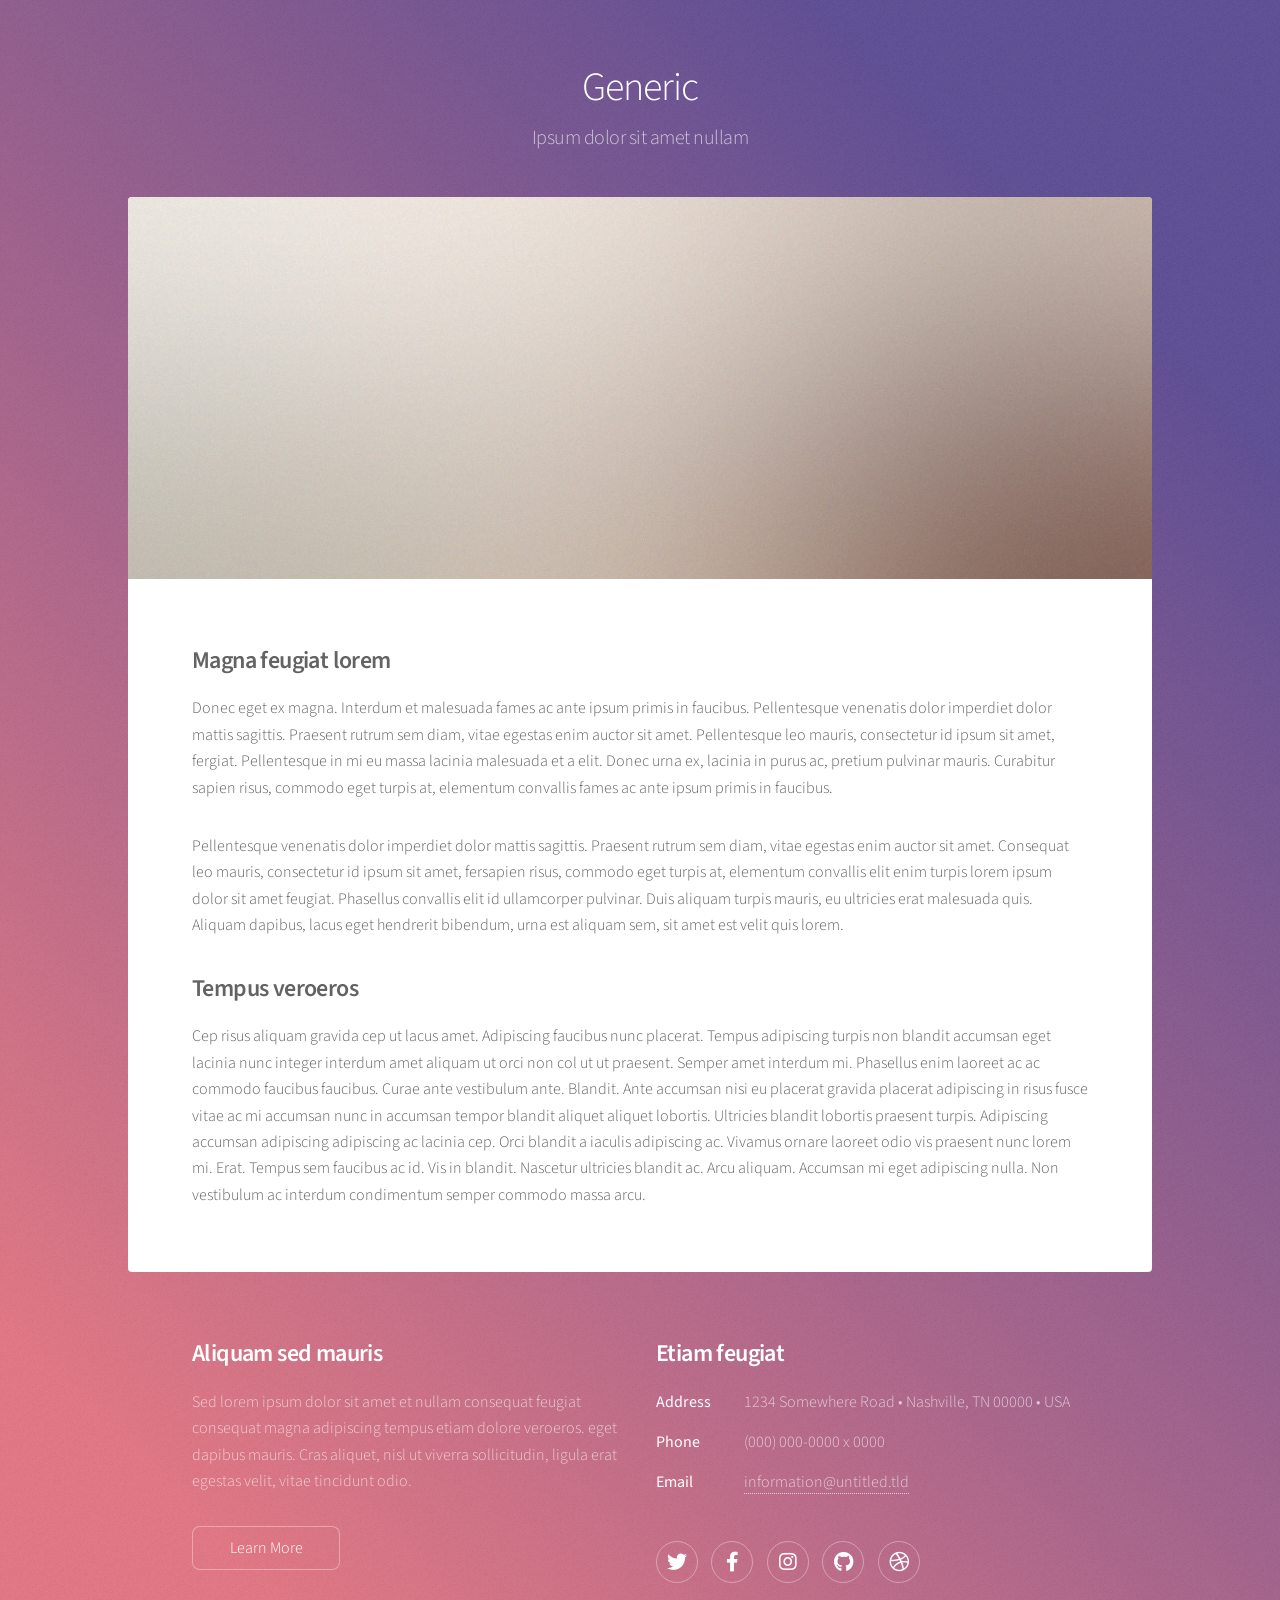
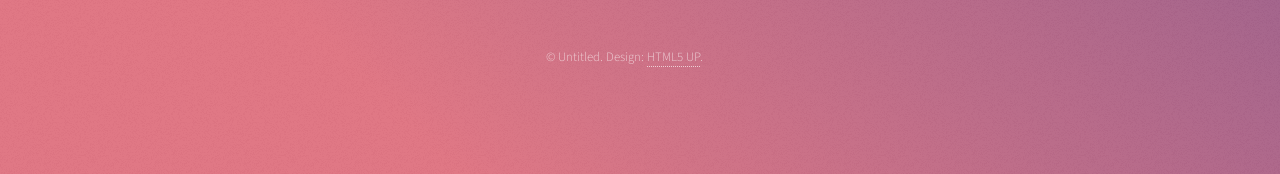
<file: generic.html>
<!DOCTYPE HTML>
<!--
	Stellar by HTML5 UP
	html5up.net | @ajlkn
	Free for personal and commercial use under the CCA 3.0 license (html5up.net/license)
-->
<html>
	<head>
		<title>Generic - Stellar by HTML5 UP</title>
		<meta charset="utf-8" />
		<meta name="viewport" content="width=device-width, initial-scale=1, user-scalable=no" />
		<link rel="stylesheet" href="assets/css/main.css" />
		<noscript><link rel="stylesheet" href="assets/css/noscript.css" /></noscript>
	</head>
	<body class="is-preload">

		<!-- Wrapper -->
			<div id="wrapper">

				<!-- Header -->
					<header id="header">
						<h1>Generic</h1>
						<p>Ipsum dolor sit amet nullam</p>
					</header>

				<!-- Main -->
					<div id="main">

						<!-- Content -->
							<section id="content" class="main">
								<span class="image main"><img src="images/pic04.jpg" alt="" /></span>
								<h2>Magna feugiat lorem</h2>
								<p>Donec eget ex magna. Interdum et malesuada fames ac ante ipsum primis in faucibus. Pellentesque venenatis dolor imperdiet dolor mattis sagittis. Praesent rutrum sem diam, vitae egestas enim auctor sit amet. Pellentesque leo mauris, consectetur id ipsum sit amet, fergiat. Pellentesque in mi eu massa lacinia malesuada et a elit. Donec urna ex, lacinia in purus ac, pretium pulvinar mauris. Curabitur sapien risus, commodo eget turpis at, elementum convallis fames ac ante ipsum primis in faucibus.</p>
								<p>Pellentesque venenatis dolor imperdiet dolor mattis sagittis. Praesent rutrum sem diam, vitae egestas enim auctor sit amet. Consequat leo mauris, consectetur id ipsum sit amet, fersapien risus, commodo eget turpis at, elementum convallis elit enim turpis lorem ipsum dolor sit amet feugiat. Phasellus convallis elit id ullamcorper pulvinar. Duis aliquam turpis mauris, eu ultricies erat malesuada quis. Aliquam dapibus, lacus eget hendrerit bibendum, urna est aliquam sem, sit amet est velit quis lorem.</p>
								<h2>Tempus veroeros</h2>
								<p>Cep risus aliquam gravida cep ut lacus amet. Adipiscing faucibus nunc placerat. Tempus adipiscing turpis non blandit accumsan eget lacinia nunc integer interdum amet aliquam ut orci non col ut ut praesent. Semper amet interdum mi. Phasellus enim laoreet ac ac commodo faucibus faucibus. Curae ante vestibulum ante. Blandit. Ante accumsan nisi eu placerat gravida placerat adipiscing in risus fusce vitae ac mi accumsan nunc in accumsan tempor blandit aliquet aliquet lobortis. Ultricies blandit lobortis praesent turpis. Adipiscing accumsan adipiscing adipiscing ac lacinia cep. Orci blandit a iaculis adipiscing ac. Vivamus ornare laoreet odio vis praesent nunc lorem mi. Erat. Tempus sem faucibus ac id. Vis in blandit. Nascetur ultricies blandit ac. Arcu aliquam. Accumsan mi eget adipiscing nulla. Non vestibulum ac interdum condimentum semper commodo massa arcu.</p>
							</section>

					</div>

				<!-- Footer -->
					<footer id="footer">
						<section>
							<h2>Aliquam sed mauris</h2>
							<p>Sed lorem ipsum dolor sit amet et nullam consequat feugiat consequat magna adipiscing tempus etiam dolore veroeros. eget dapibus mauris. Cras aliquet, nisl ut viverra sollicitudin, ligula erat egestas velit, vitae tincidunt odio.</p>
							<ul class="actions">
								<li><a href="#" class="button">Learn More</a></li>
							</ul>
						</section>
						<section>
							<h2>Etiam feugiat</h2>
							<dl class="alt">
								<dt>Address</dt>
								<dd>1234 Somewhere Road &bull; Nashville, TN 00000 &bull; USA</dd>
								<dt>Phone</dt>
								<dd>(000) 000-0000 x 0000</dd>
								<dt>Email</dt>
								<dd><a href="#">information@untitled.tld</a></dd>
							</dl>
							<ul class="icons">
								<li><a href="#" class="icon brands fa-twitter alt"><span class="label">Twitter</span></a></li>
								<li><a href="#" class="icon brands fa-facebook-f alt"><span class="label">Facebook</span></a></li>
								<li><a href="#" class="icon brands fa-instagram alt"><span class="label">Instagram</span></a></li>
								<li><a href="#" class="icon brands fa-github alt"><span class="label">GitHub</span></a></li>
								<li><a href="#" class="icon brands fa-dribbble alt"><span class="label">Dribbble</span></a></li>
							</ul>
						</section>
						<p class="copyright">&copy; Untitled. Design: <a href="https://html5up.net">HTML5 UP</a>.</p>
					</footer>

			</div>

		<!-- Scripts -->
			<script src="assets/js/jquery.min.js"></script>
			<script src="assets/js/jquery.scrollex.min.js"></script>
			<script src="assets/js/jquery.scrolly.min.js"></script>
			<script src="assets/js/browser.min.js"></script>
			<script src="assets/js/breakpoints.min.js"></script>
			<script src="assets/js/util.js"></script>
			<script src="assets/js/main.js"></script>

	</body>
</html>
</file>
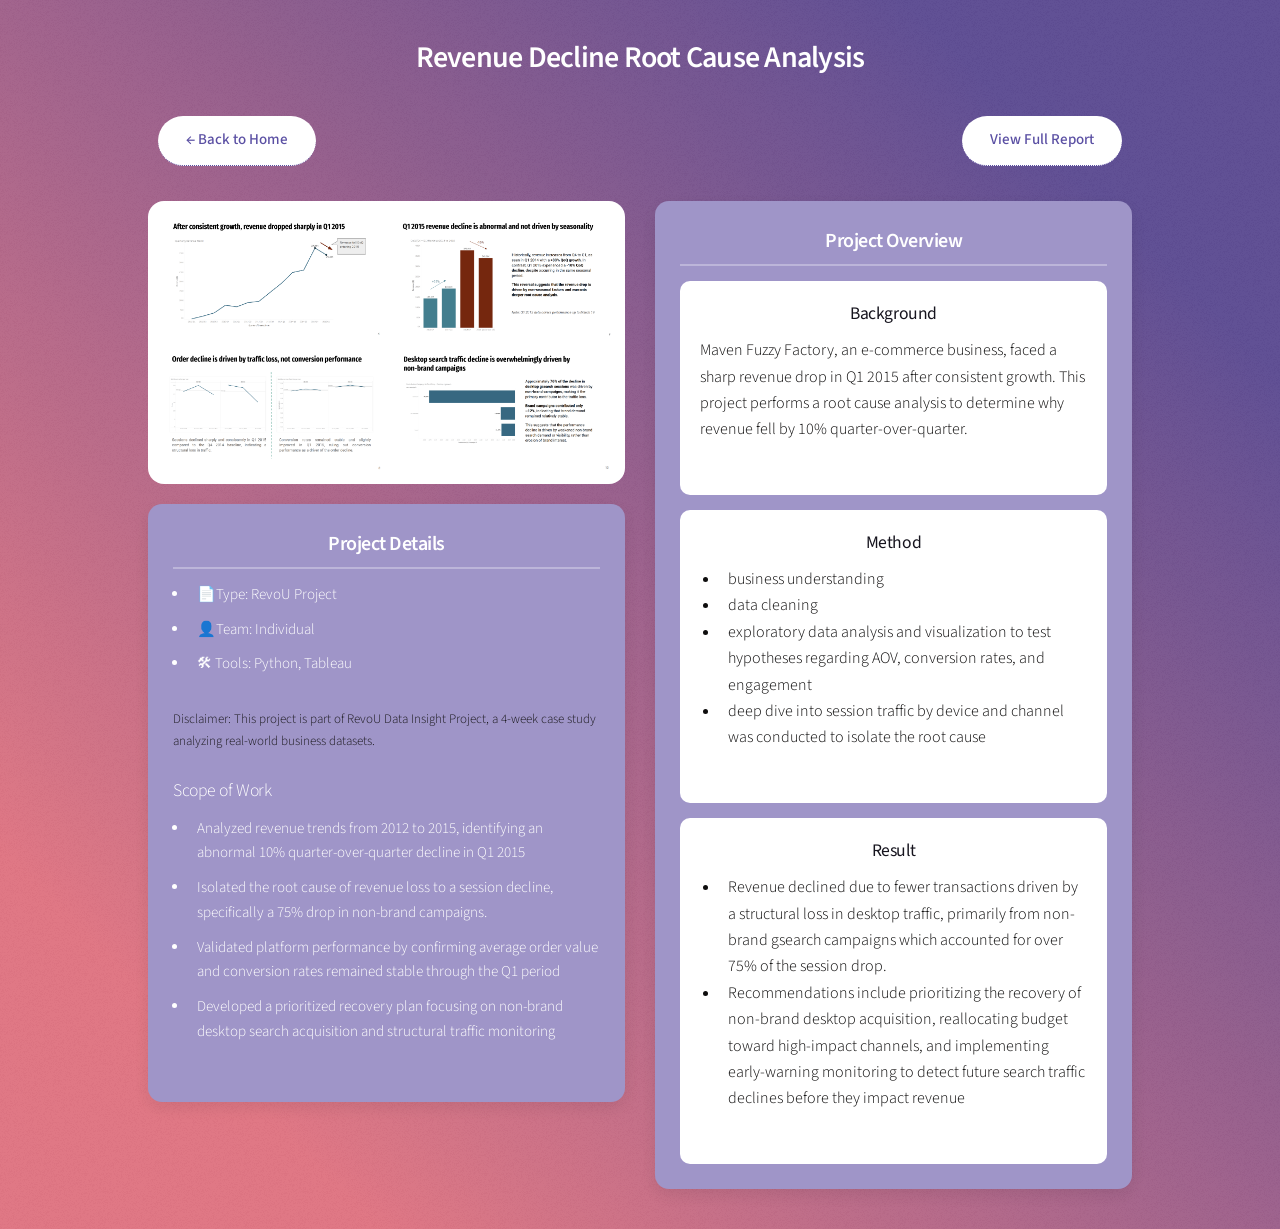
<file: Project 1.html>
<!DOCTYPE HTML>
<!--
	Stellar by HTML5 UP
	html5up.net | @ajlkn
	Free for personal and commercial use under the CCA 3.0 license (html5up.net/license)
-->
<html>
	<head>
		<title>Generic - Stellar by HTML5 UP</title>
		<meta charset="utf-8" />
		<meta name="viewport" content="width=device-width, initial-scale=1, user-scalable=no" />
		<link rel="stylesheet" href="assets/css/main.css" />
		<noscript><link rel="stylesheet" href="assets/css/noscript.css" /></noscript>
	</head>
	<body class="is-preload">

		<!-- Wrapper -->
			<div id="wrapper">

				<section class="project-section">

					<!-- TITLE -->
					<h1 class="project-title">
						Revenue Decline Root Cause Analysis
						<!-- <span>(subtittle)</span> -->
					</h1>


					<!-- PROJECT BUTTONS -->
					<div class="project-buttons">

						<a href="index.html#third" class="btn-back">← Back to Home</a>

						<a href="https://docs.google.com/presentation/d/19Ycw5rT9ersMJVxIif9854c2Lb80oiAgX9b52maD9HM/edit?usp=sharing" class="btn-doc" target="_blank">
							View Full Report
						</a>

					</div>
					
					<!-- GRID CONTAINER -->
					<div class="project-layout">


						<!-- LEFT COLUMN -->
						<div class="left-column">

							<!-- PROJECT IMAGE GRID -->
							<div class="project-image">

								<img src="images/grafik_project1.png" alt="Slide 1">

								<img src="images/grafik2_project1.png" alt="Slide 2">

								<img src="images/grafik3_project1.png" alt="Slide 3">

								<img src="images/grafik4_project1.png" alt="Slide 4">

							</div>


							<!-- PROJECT DETAILS -->
							<div class="project-card">

								<h3>Project Details</h3>

								<ul class="project-meta">
									<li>📄Type: RevoU Project</li>
									<li>👤Team: Individual</li>
									<li>🛠 Tools: Python, Tableau</li>
								</ul>

								<p class="disclaimer">
									Disclaimer: This project is part of RevoU Data Insight Project,
									a 4-week case study analyzing real-world business datasets.
								</p>

								<h4>Scope of Work</h4>

									<ul class="project-meta">
										<li>Analyzed revenue trends from 2012 to 2015, identifying an abnormal 10% quarter-over-quarter decline in Q1 2015</li>
										<li>Isolated the root cause of revenue loss to a session decline, specifically a 75% drop in non-brand campaigns.</li>
										<li>Validated platform performance by confirming average order value and conversion rates remained stable through the Q1 period</li>
										<li>Developed a prioritized recovery plan focusing on non-brand desktop search acquisition and structural traffic monitoring</li>
									</ul>
							

							</div>

						</div>



						<!-- RIGHT COLUMN -->
						<div class="right-column">

							<div class="project-card">

								<h3>Project Overview</h3>


								<div class="overview-block">

									<h4>Background</h4>

									<p>
										Maven Fuzzy Factory, an e-commerce business, faced a sharp revenue drop in Q1 2015 after consistent growth. 
										This project performs a root cause analysis to determine why revenue fell by 10% quarter-over-quarter.
									</p>

								</div>


								<div class="overview-block">

									<h4>Method</h4>

									<ul>
										<li>business understanding</li>
										<li>data cleaning</li>
										<li>exploratory data analysis and visualization to test hypotheses regarding AOV, conversion rates, and engagement</li>
										<li>deep dive into session traffic by device and channel was conducted to isolate the root cause</li>
									</ul>

								</div>


								<div class="overview-block">

									<h4>Result</h4>

									<ul>
										<li>Revenue declined due to fewer transactions driven by a structural loss in desktop traffic, primarily from non-brand gsearch campaigns which accounted for over 75% of the session drop.</li>
										<li>Recommendations include prioritizing the recovery of non-brand desktop acquisition, reallocating budget toward high-impact channels, and implementing early-warning monitoring to detect future search traffic declines before they impact revenue</li>
									</ul>

								</div>

							</div>

						</div>

					</div>

				</section>

	</body>
</html>
</file>
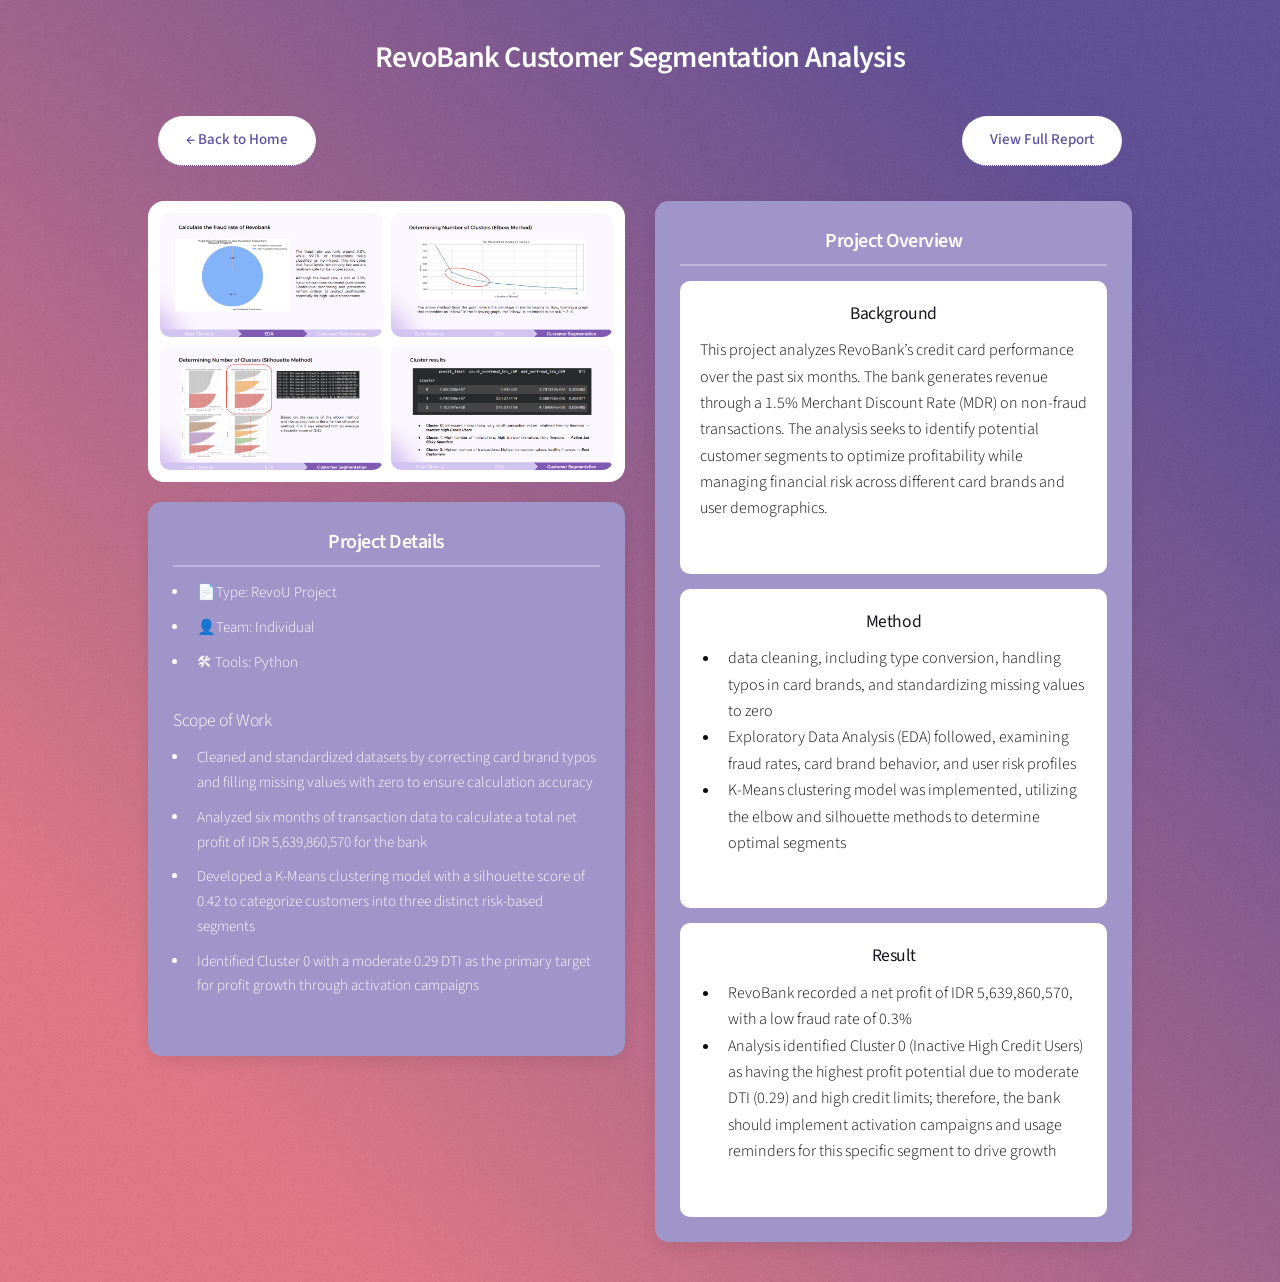
<file: Project 2.html>
<!DOCTYPE HTML>
<!--
	Stellar by HTML5 UP
	html5up.net | @ajlkn
	Free for personal and commercial use under the CCA 3.0 license (html5up.net/license)
-->
<html>
	<head>
		<title>Generic - Stellar by HTML5 UP</title>
		<meta charset="utf-8" />
		<meta name="viewport" content="width=device-width, initial-scale=1, user-scalable=no" />
		<link rel="stylesheet" href="assets/css/main.css" />
		<noscript><link rel="stylesheet" href="assets/css/noscript.css" /></noscript>
	</head>
	<body class="is-preload">

		<!-- Wrapper -->
			<div id="wrapper">

				<section class="project-section">

					<!-- TITLE -->
					<h1 class="project-title">
						RevoBank Customer Segmentation Analysis
						<!-- <span>(subtittle)</span> -->
					</h1>


					<!-- PROJECT BUTTONS -->
					<div class="project-buttons">

						<a href="index.html#third" class="btn-back">← Back to Home</a>

						<a href="https://docs.google.com/presentation/d/1x8RWZeOI47gJDhL-ejDI6Lh2LsgzbcsDFMFPZ_lpQIc/edit?usp=sharing" class="btn-doc" target="_blank">
							View Full Report
						</a>

					</div>
					
					<!-- GRID CONTAINER -->
					<div class="project-layout">


						<!-- LEFT COLUMN -->
						<div class="left-column">

							<!-- PROJECT IMAGE GRID -->
							<div class="project-image">

								<img src="images/grafik1_project2.png" alt="Slide 1">

								<img src="images/grafik2_project2.png" alt="Slide 2">

								<img src="images/grafik3_project2.png" alt="Slide 3">

								<img src="images/grafik4_project2.png" alt="Slide 4">

							</div>


							<!-- PROJECT DETAILS -->
							<div class="project-card">

								<h3>Project Details</h3>

								<ul class="project-meta">
									<li>📄Type: RevoU Project</li>
									<li>👤Team: Individual</li>
									<li>🛠 Tools: Python</li>
								</ul>

								<h4>Scope of Work</h4>

									<ul class="project-meta">
										<li>Cleaned and standardized datasets by correcting card brand typos and filling missing values with zero to ensure calculation accuracy</li>
										<li>Analyzed six months of transaction data to calculate a total net profit of IDR 5,639,860,570 for the bank</li>
										<li>Developed a K-Means clustering model with a silhouette score of 0.42 to categorize customers into three distinct risk-based segments</li>
										<li>Identified Cluster 0 with a moderate 0.29 DTI as the primary target for profit growth through activation campaigns</li>
									</ul>

							</div>

						</div>



						<!-- RIGHT COLUMN -->
						<div class="right-column">

							<div class="project-card">

								<h3>Project Overview</h3>


								<div class="overview-block">

									<h4>Background</h4>

									<p>
										This project analyzes RevoBank’s credit card performance over the past six months. 
										The bank generates revenue through a 1.5% Merchant Discount Rate (MDR) on non-fraud transactions. 
										The analysis seeks to identify potential customer segments to optimize profitability while managing financial risk across different card brands and user demographics.
									</p>

								</div>


								<div class="overview-block">

									<h4>Method</h4>

									<ul>
										<li>data cleaning, including type conversion, handling typos in card brands, and standardizing missing values to zero</li>
										<li>Exploratory Data Analysis (EDA) followed, examining fraud rates, card brand behavior, and user risk profiles</li>
										<li>K-Means clustering model was implemented, utilizing the elbow and silhouette methods to determine optimal segments</li>
										
									</ul>

								</div>


								<div class="overview-block">

									<h4>Result</h4>

									<ul>
										<li>RevoBank recorded a net profit of IDR 5,639,860,570, with a low fraud rate of 0.3%</li>
										<li>Analysis identified Cluster 0 (Inactive High Credit Users) as having the highest profit potential due to moderate DTI (0.29) and high credit limits; therefore, the bank should implement activation campaigns and usage reminders for this specific segment to drive growth</li>
										
									</ul>

								</div>

							</div>

						</div>

					</div>

				</section>

	</body>
</html>
</file>
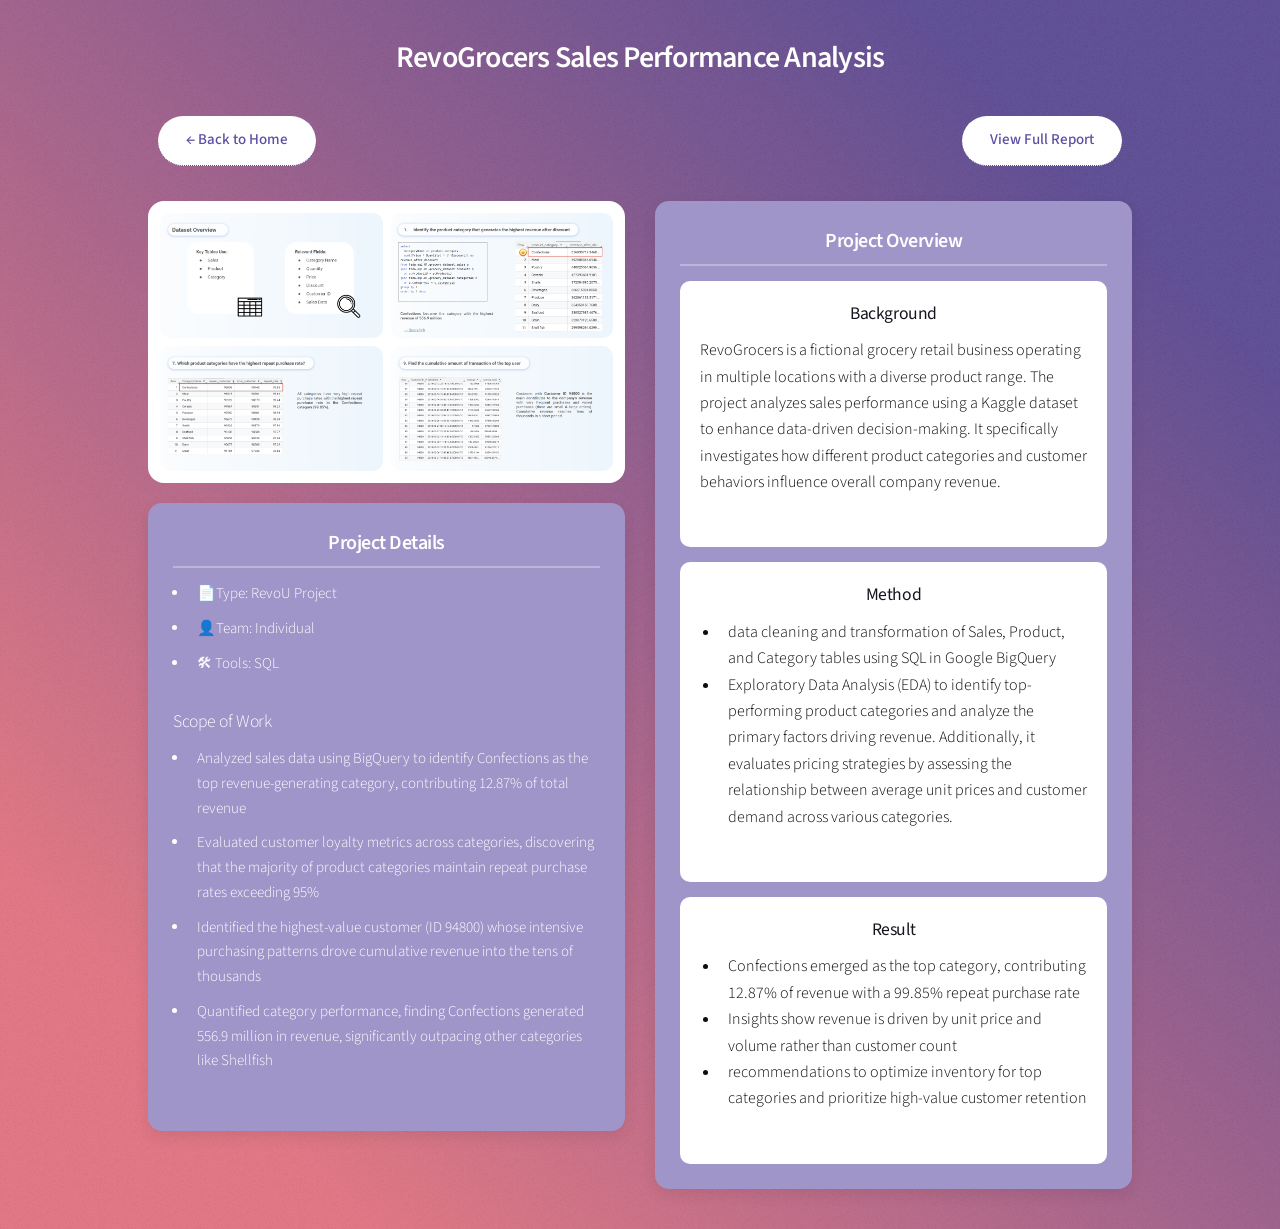
<file: Project 3.html>
<!DOCTYPE HTML>
<!--
	Stellar by HTML5 UP
	html5up.net | @ajlkn
	Free for personal and commercial use under the CCA 3.0 license (html5up.net/license)
-->
<html>
	<head>
		<title>Generic - Stellar by HTML5 UP</title>
		<meta charset="utf-8" />
		<meta name="viewport" content="width=device-width, initial-scale=1, user-scalable=no" />
		<link rel="stylesheet" href="assets/css/main.css" />
		<noscript><link rel="stylesheet" href="assets/css/noscript.css" /></noscript>
	</head>
	<body class="is-preload">

		<!-- Wrapper -->
			<div id="wrapper">

				<section class="project-section">

					<!-- TITLE -->
					<h1 class="project-title">
						RevoGrocers Sales Performance Analysis
						<!-- <span>(subtittle)</span> -->
					</h1>


					<!-- PROJECT BUTTONS -->
					<div class="project-buttons">

						<a href="index.html#third" class="btn-back">← Back to Home</a>

						<a href="https://docs.google.com/presentation/d/1YtadTPla5E5a9UnroLs-8jNF93_Ale6vURVUPU5rXTM/edit?usp=sharing" class="btn-doc" target="_blank">
							View Full Report
						</a>

					</div>
					
					<!-- GRID CONTAINER -->
					<div class="project-layout">


						<!-- LEFT COLUMN -->
						<div class="left-column">

							<!-- PROJECT IMAGE GRID -->
							<div class="project-image">

								<img src="images/grafik1_project3.png" alt="Slide 1">

								<img src="images/grafik2_project3.png" alt="Slide 2">

								<img src="images/grafik3_project3.png" alt="Slide 3">

								<img src="images/grafik4_project3.png" alt="Slide 4">

							</div>


							<!-- PROJECT DETAILS -->
							<div class="project-card">

								<h3>Project Details</h3>

								<ul class="project-meta">
									<li>📄Type: RevoU Project</li>
									<li>👤Team: Individual</li>
									<li>🛠 Tools: SQL</li>
								</ul>

								<h4>Scope of Work</h4>

									<ul class="project-meta">
										<li>Analyzed sales data using BigQuery to identify Confections as the top revenue-generating category, contributing 12.87% of total revenue</li>
										<li>Evaluated customer loyalty metrics across categories, discovering that the majority of product categories maintain repeat purchase rates exceeding 95%</li>
										<li>Identified the highest-value customer (ID 94800) whose intensive purchasing patterns drove cumulative revenue into the tens of thousands</li>
										<li>Quantified category performance, finding Confections generated 556.9 million in revenue, significantly outpacing other categories like Shellfish</li>
									</ul>

							</div>

						</div>



						<!-- RIGHT COLUMN -->
						<div class="right-column">

							<div class="project-card">

								<h3>Project Overview</h3>


								<div class="overview-block">

									<h4>Background</h4>

									<p>
										RevoGrocers is a fictional grocery retail business operating in multiple locations with a diverse product range. 
										The project analyzes sales performance using a Kaggle dataset to enhance data-driven decision-making. 
										It specifically investigates how different product categories and customer behaviors influence overall company revenue.
									</p>

								</div>


								<div class="overview-block">

									<h4>Method</h4>

									<ul>
										<li>data cleaning and transformation of Sales, Product, and Category tables using SQL in Google BigQuery</li>
										<li>Exploratory Data Analysis (EDA) to identify top-performing product categories and analyze the primary factors driving revenue. 
											Additionally, it evaluates pricing strategies by assessing the relationship between average unit prices and customer demand across various categories.</li>
										
									</ul>

								</div>


								<div class="overview-block">

									<h4>Result</h4>

									<ul>
										<li>Confections emerged as the top category, contributing 12.87% of revenue with a 99.85% repeat purchase rate</li>
										<li>Insights show revenue is driven by unit price and volume rather than customer count</li>
										<li>recommendations to optimize inventory for top categories and prioritize high-value customer retention</li>
										
									</ul>

								</div>

							</div>

						</div>

					</div>

				</section>

	</body>
</html>
</file>
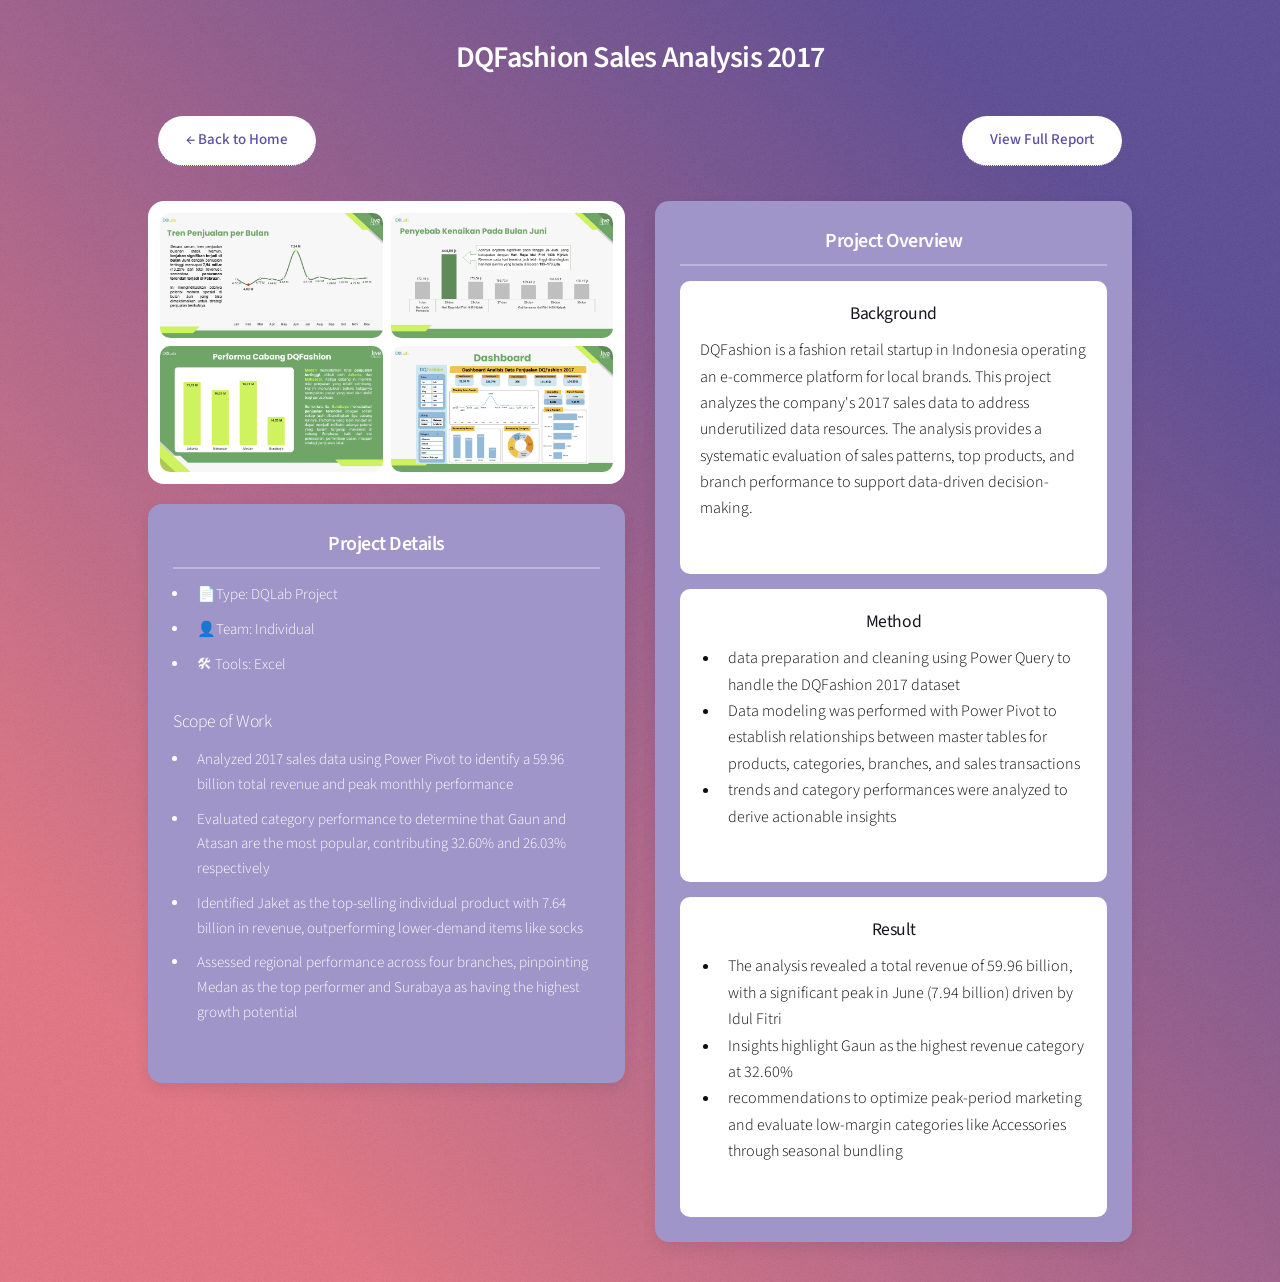
<file: Project 4.html>
<!DOCTYPE HTML>
<!--
	Stellar by HTML5 UP
	html5up.net | @ajlkn
	Free for personal and commercial use under the CCA 3.0 license (html5up.net/license)
-->
<html>
	<head>
		<title>Generic - Stellar by HTML5 UP</title>
		<meta charset="utf-8" />
		<meta name="viewport" content="width=device-width, initial-scale=1, user-scalable=no" />
		<link rel="stylesheet" href="assets/css/main.css" />
		<noscript><link rel="stylesheet" href="assets/css/noscript.css" /></noscript>
	</head>
	<body class="is-preload">

		<!-- Wrapper -->
			<div id="wrapper">

				<section class="project-section">

					<!-- TITLE -->
					<h1 class="project-title">
						DQFashion Sales Analysis 2017
						<!-- <span>(subtittle)</span> -->
					</h1>


					<!-- PROJECT BUTTONS -->
					<div class="project-buttons">

						<a href="index.html#third" class="btn-back">← Back to Home</a>

						<a href="https://drive.google.com/file/d/1k0gbcvEvUkYFPkBh2DDeNF31wbj9q20t/view?usp=sharing" class="btn-doc" target="_blank">
							View Full Report
						</a>

					</div>
					
					<!-- GRID CONTAINER -->
					<div class="project-layout">


						<!-- LEFT COLUMN -->
						<div class="left-column">

							<!-- PROJECT IMAGE GRID -->
							<div class="project-image">

								<img src="images/grafik1_project4.png" alt="Slide 1">

								<img src="images/grafik2_project4.png" alt="Slide 2">

								<img src="images/grafik3_project4.png" alt="Slide 3">

								<img src="images/grafik4_project4.png" alt="Slide 4">

							</div>


							<!-- PROJECT DETAILS -->
							<div class="project-card">

								<h3>Project Details</h3>

								<ul class="project-meta">
									<li>📄Type: DQLab Project</li>
									<li>👤Team: Individual</li>
									<li>🛠 Tools: Excel</li>
								</ul>

								<h4>Scope of Work</h4>

									<ul class="project-meta">
										<li>Analyzed 2017 sales data using Power Pivot to identify a 59.96 billion total revenue and peak monthly performance</li>
										<li>Evaluated category performance to determine that Gaun and Atasan are the most popular, contributing 32.60% and 26.03% respectively</li>
										<li> Identified Jaket as the top-selling individual product with 7.64 billion in revenue, outperforming lower-demand items like socks</li>
										<li>Assessed regional performance across four branches, pinpointing Medan as the top performer and Surabaya as having the highest growth potential</li>
									</ul>

							</div>

						</div>



						<!-- RIGHT COLUMN -->
						<div class="right-column">

							<div class="project-card">

								<h3>Project Overview</h3>


								<div class="overview-block">

									<h4>Background</h4>

									<p>
										DQFashion is a fashion retail startup in Indonesia operating an e-commerce platform for local brands. 
										This project analyzes the company's 2017 sales data to address underutilized data resources. 
										The analysis provides a systematic evaluation of sales patterns, top products, and branch performance to support data-driven decision-making.
									</p>

								</div>


								<div class="overview-block">

									<h4>Method</h4>

									<ul>
										<li>data preparation and cleaning using Power Query to handle the DQFashion 2017 dataset</li>
										<li>Data modeling was performed with Power Pivot to establish relationships between master tables for products, categories, branches, and sales transactions</li>
										<li>trends and category performances were analyzed to derive actionable insights</li>
										
									</ul>

								</div>


								<div class="overview-block">

									<h4>Result</h4>

									<ul>
										<li>The analysis revealed a total revenue of 59.96 billion, with a significant peak in June (7.94 billion) driven by Idul Fitri</li>
										<li>Insights highlight Gaun as the highest revenue category at 32.60%</li>
										<li>recommendations to optimize peak-period marketing and evaluate low-margin categories like Accessories through seasonal bundling</li>
										
									</ul>

								</div>

							</div>

						</div>

					</div>

				</section>

	</body>
</html>
</file>
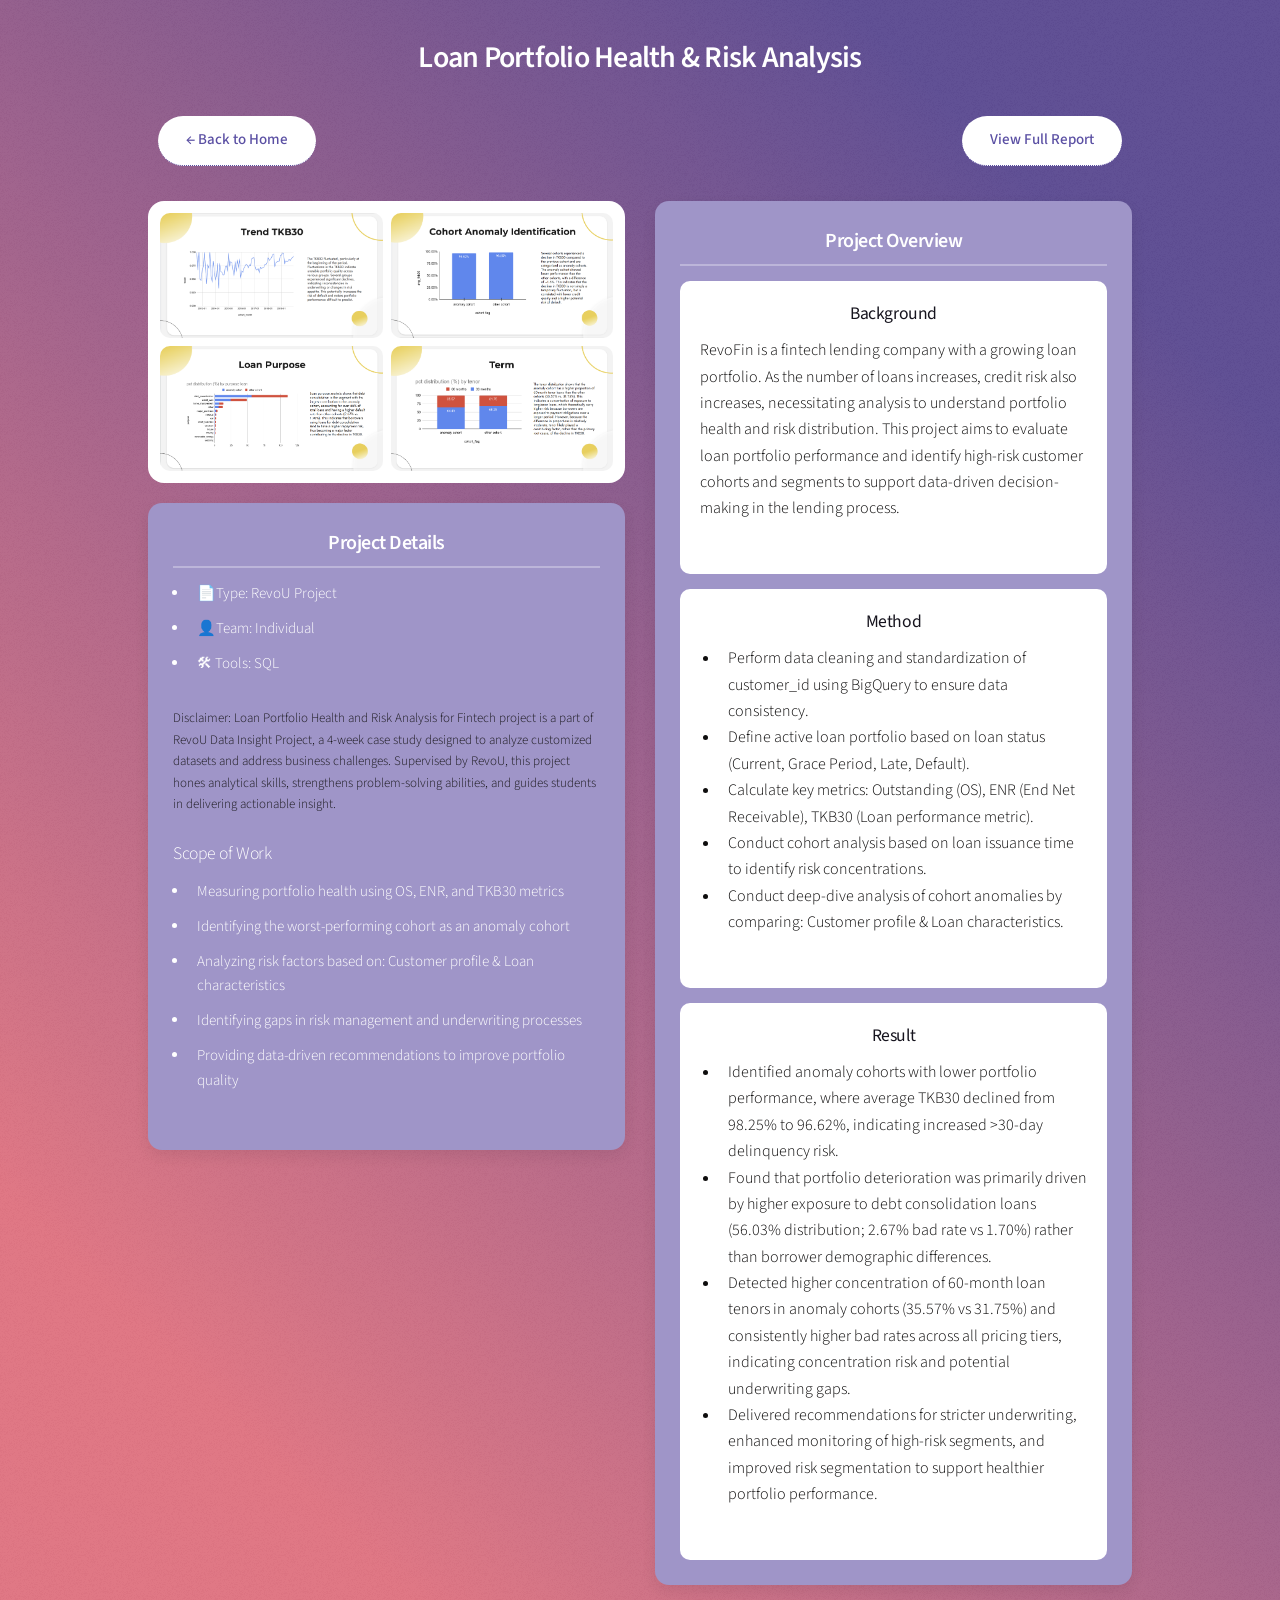
<file: Project 5.html>
<!DOCTYPE HTML>
<!--
	Stellar by HTML5 UP
	html5up.net | @ajlkn
	Free for personal and commercial use under the CCA 3.0 license (html5up.net/license)
-->
<html>
	<head>
		<title>Generic - Stellar by HTML5 UP</title>
		<meta charset="utf-8" />
		<meta name="viewport" content="width=device-width, initial-scale=1, user-scalable=no" />
		<link rel="stylesheet" href="assets/css/main.css" />
		<noscript><link rel="stylesheet" href="assets/css/noscript.css" /></noscript>
	</head>
	<body class="is-preload">

		<!-- Wrapper -->
			<div id="wrapper">

				<section class="project-section">

					<!-- TITLE -->
					<h1 class="project-title">
						Loan Portfolio Health & Risk Analysis
						<!-- <span>(subtittle)</span> -->
					</h1>


					<!-- PROJECT BUTTONS -->
					<div class="project-buttons">

						<a href="index.html#third" class="btn-back">← Back to Home</a>

						<a href="https://docs.google.com/presentation/d/17b7lxLHD484olzMfzgkY0Or2_idxSr8pT2ugV0b0PB0/edit?usp=sharing" class="btn-doc" target="_blank">
							View Full Report
						</a>

					</div>
					
					<!-- GRID CONTAINER -->
					<div class="project-layout">


						<!-- LEFT COLUMN -->
						<div class="left-column">

							<!-- PROJECT IMAGE GRID -->
							<div class="project-image">

								<img src="images/grafik1_project5.png" alt="Slide 1">

								<img src="images/grafik2_project5.png" alt="Slide 2">

								<img src="images/grafik3_project5.png" alt="Slide 3">

								<img src="images/grafik4_project5.png" alt="Slide 4">

							</div>


							<!-- PROJECT DETAILS -->
							<div class="project-card">

								<h3>Project Details</h3>

								<ul class="project-meta">
									<li>📄Type: RevoU Project</li>
									<li>👤Team: Individual</li>
									<li>🛠 Tools: SQL</li>
								</ul>

								<p class="disclaimer">
									Disclaimer: Loan Portfolio Health and Risk Analysis for Fintech project is a part of RevoU Data Insight Project, 
									a 4-week case study designed to analyze customized datasets and address business challenges. 
									Supervised by RevoU, this project hones analytical skills, strengthens problem-solving abilities, and guides students in delivering actionable insight.
								</p>

								<h4>Scope of Work</h4>

									<ul class="project-meta">
										<li>Measuring portfolio health using OS, ENR, and TKB30 metrics</li>
										<li>Identifying the worst-performing cohort as an anomaly cohort</li>
										<li> Analyzing risk factors based on: Customer profile & Loan characteristics</li>
										<li>Identifying gaps in risk management and underwriting processes</li>
										<li>Providing data-driven recommendations to improve portfolio quality</li>
									</ul>

							</div>

						</div>



						<!-- RIGHT COLUMN -->
						<div class="right-column">

							<div class="project-card">

								<h3>Project Overview</h3>


								<div class="overview-block">

									<h4>Background</h4>

									<p>
										RevoFin is a fintech lending company with a growing loan portfolio. 
										As the number of loans increases, credit risk also increases, necessitating analysis to understand portfolio health and risk distribution.
										This project aims to evaluate loan portfolio performance and identify high-risk customer cohorts and segments to support data-driven decision-making in the lending process.
									</p>

								</div>


								<div class="overview-block">

									<h4>Method</h4>

									<ul>
										<li>Perform data cleaning and standardization of customer_id using BigQuery to ensure data consistency.</li>
										<li>Define active loan portfolio based on loan status (Current, Grace Period, Late, Default).</li>
										<li>Calculate key metrics: Outstanding (OS), ENR (End Net Receivable), TKB30 (Loan performance metric).</li>
										<li>Conduct cohort analysis based on loan issuance time to identify risk concentrations.</li>
										<li>Conduct deep-dive analysis of cohort anomalies by comparing: Customer profile & Loan characteristics.</li>
										
									</ul>

								</div>


								<div class="overview-block">

									<h4>Result</h4>

									<ul>
										<li>Identified anomaly cohorts with lower portfolio performance, where average TKB30 declined from 98.25% to 96.62%, indicating increased >30-day delinquency risk.</li>
										<li>Found that portfolio deterioration was primarily driven by higher exposure to debt consolidation loans (56.03% distribution; 2.67% bad rate vs 1.70%) rather than borrower demographic differences.</li>
										<li>Detected higher concentration of 60-month loan tenors in anomaly cohorts (35.57% vs 31.75%) and consistently higher bad rates across all pricing tiers, indicating concentration risk and potential underwriting gaps.</li>
										<li>Delivered recommendations for stricter underwriting, enhanced monitoring of high-risk segments, and improved risk segmentation to support healthier portfolio performance.</li>

									</ul>

								</div>

							</div>

						</div>

					</div>

				</section>

	</body>
</html>
</file>
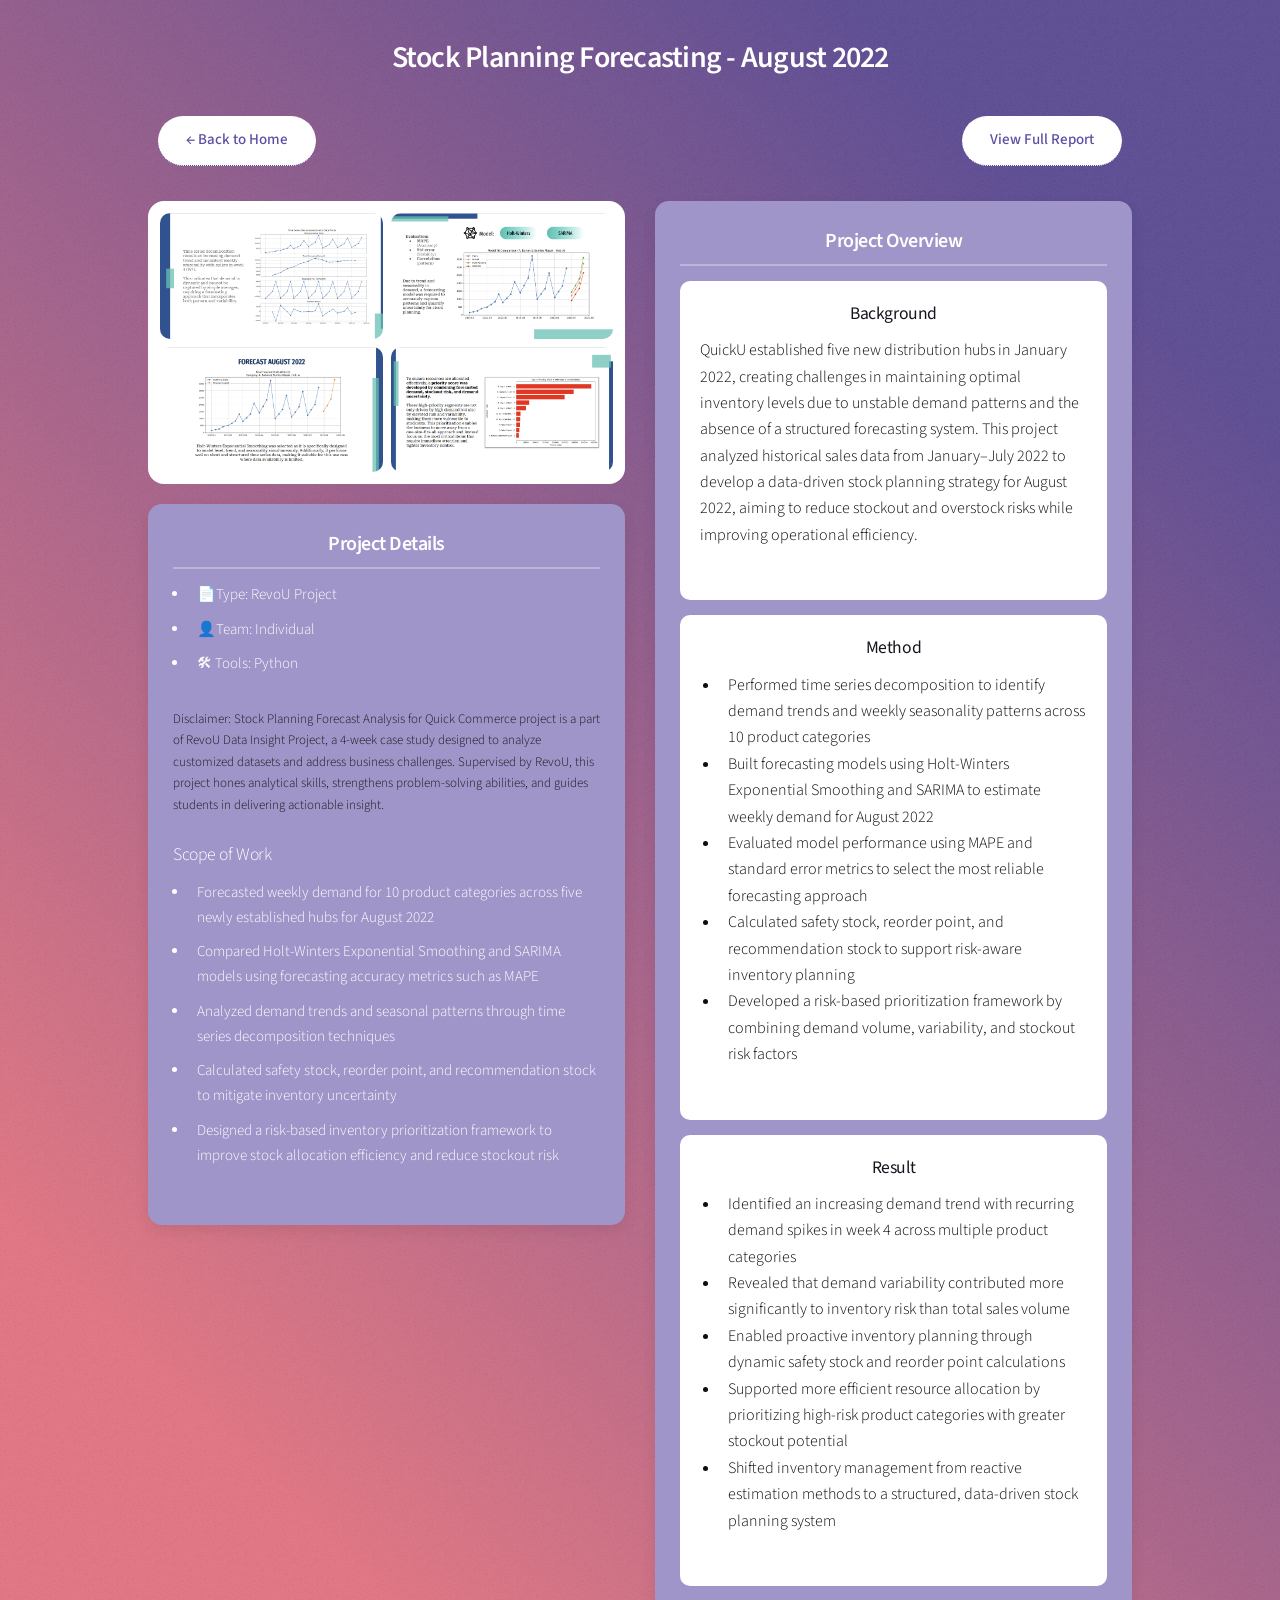
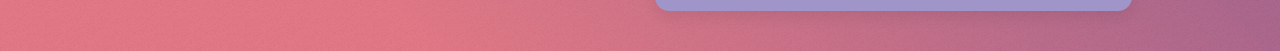
<file: Project 6.html>
<!DOCTYPE HTML>
<!--
	Stellar by HTML5 UP
	html5up.net | @ajlkn
	Free for personal and commercial use under the CCA 3.0 license (html5up.net/license)
-->
<html>
	<head>
		<title>Generic - Stellar by HTML5 UP</title>
		<meta charset="utf-8" />
		<meta name="viewport" content="width=device-width, initial-scale=1, user-scalable=no" />
		<link rel="stylesheet" href="assets/css/main.css" />
		<noscript><link rel="stylesheet" href="assets/css/noscript.css" /></noscript>
	</head>
	<body class="is-preload">

		<!-- Wrapper -->
			<div id="wrapper">

				<section class="project-section">

					<!-- TITLE -->
					<h1 class="project-title">
						Stock Planning Forecasting - August 2022
						<!-- <span>(subtittle)</span> -->
					</h1>


					<!-- PROJECT BUTTONS -->
					<div class="project-buttons">

						<a href="index.html#third" class="btn-back">← Back to Home</a>

						<a href="https://docs.google.com/presentation/d/1qwhb_GS565HAKFQ_2THIPVH0qXqWV0EstK0anxaPHjI/edit?usp=sharing" class="btn-doc" target="_blank">
							View Full Report
						</a>

					</div>
					
					<!-- GRID CONTAINER -->
					<div class="project-layout">


						<!-- LEFT COLUMN -->
						<div class="left-column">

							<!-- PROJECT IMAGE GRID -->
							<div class="project-image">

								<img src="images/grafik1_project6.png" alt="Slide 1">

								<img src="images/grafik2_project6.png" alt="Slide 2">

								<img src="images/grafik3_project6.png" alt="Slide 3">

								<img src="images/grafik4_project6.png" alt="Slide 4">

							</div>


							<!-- PROJECT DETAILS -->
							<div class="project-card">

								<h3>Project Details</h3>

								<ul class="project-meta">
									<li>📄Type: RevoU Project</li>
									<li>👤Team: Individual</li>
									<li>🛠 Tools: Python</li>
								</ul>

								<p class="disclaimer">
									Disclaimer: Stock Planning Forecast Analysis for Quick Commerce project is a part of RevoU Data Insight Project, 
									a 4-week case study designed to analyze customized datasets and address business challenges. 
									Supervised by RevoU, this project hones analytical skills, strengthens problem-solving abilities, and guides students in delivering actionable insight.
								</p>

								<h4>Scope of Work</h4>

									<ul class="project-meta">
										<li>Forecasted weekly demand for 10 product categories across five newly established hubs for August 2022</li>
										<li>Compared Holt-Winters Exponential Smoothing and SARIMA models using forecasting accuracy metrics such as MAPE</li>
										<li>Analyzed demand trends and seasonal patterns through time series decomposition techniques</li>
										<li>Calculated safety stock, reorder point, and recommendation stock to mitigate inventory uncertainty</li>
										<li>Designed a risk-based inventory prioritization framework to improve stock allocation efficiency and reduce stockout risk</li>
									</ul>

							</div>

						</div>



						<!-- RIGHT COLUMN -->
						<div class="right-column">

							<div class="project-card">

								<h3>Project Overview</h3>


								<div class="overview-block">

									<h4>Background</h4>

									<p>
										QuickU established five new distribution hubs in January 2022, creating challenges in maintaining optimal inventory levels due to unstable demand patterns and the absence of a structured forecasting system. 
										This project analyzed historical sales data from January–July 2022 to develop a data-driven stock planning strategy for August 2022, aiming to reduce stockout and overstock risks while improving operational efficiency.
									</p>

								</div>


								<div class="overview-block">

									<h4>Method</h4>

									<ul>
										<li>Performed time series decomposition to identify demand trends and weekly seasonality patterns across 10 product categories</li>
										<li>Built forecasting models using Holt-Winters Exponential Smoothing and SARIMA to estimate weekly demand for August 2022</li>
										<li>Evaluated model performance using MAPE and standard error metrics to select the most reliable forecasting approach</li>
										<li>Calculated safety stock, reorder point, and recommendation stock to support risk-aware inventory planning</li>
										<li>Developed a risk-based prioritization framework by combining demand volume, variability, and stockout risk factors</li>

									</ul>

								</div>


								<div class="overview-block">

									<h4>Result</h4>

									<ul>
										<li>Identified an increasing demand trend with recurring demand spikes in week 4 across multiple product categories</li>
										<li>Revealed that demand variability contributed more significantly to inventory risk than total sales volume</li>
										<li>Enabled proactive inventory planning through dynamic safety stock and reorder point calculations</li>
										<li>Supported more efficient resource allocation by prioritizing high-risk product categories with greater stockout potential</li>
										<li>Shifted inventory management from reactive estimation methods to a structured, data-driven stock planning system</li>

									</ul>

								</div>

							</div>

						</div>

					</div>

				</section>

	</body>
</html>
</file>
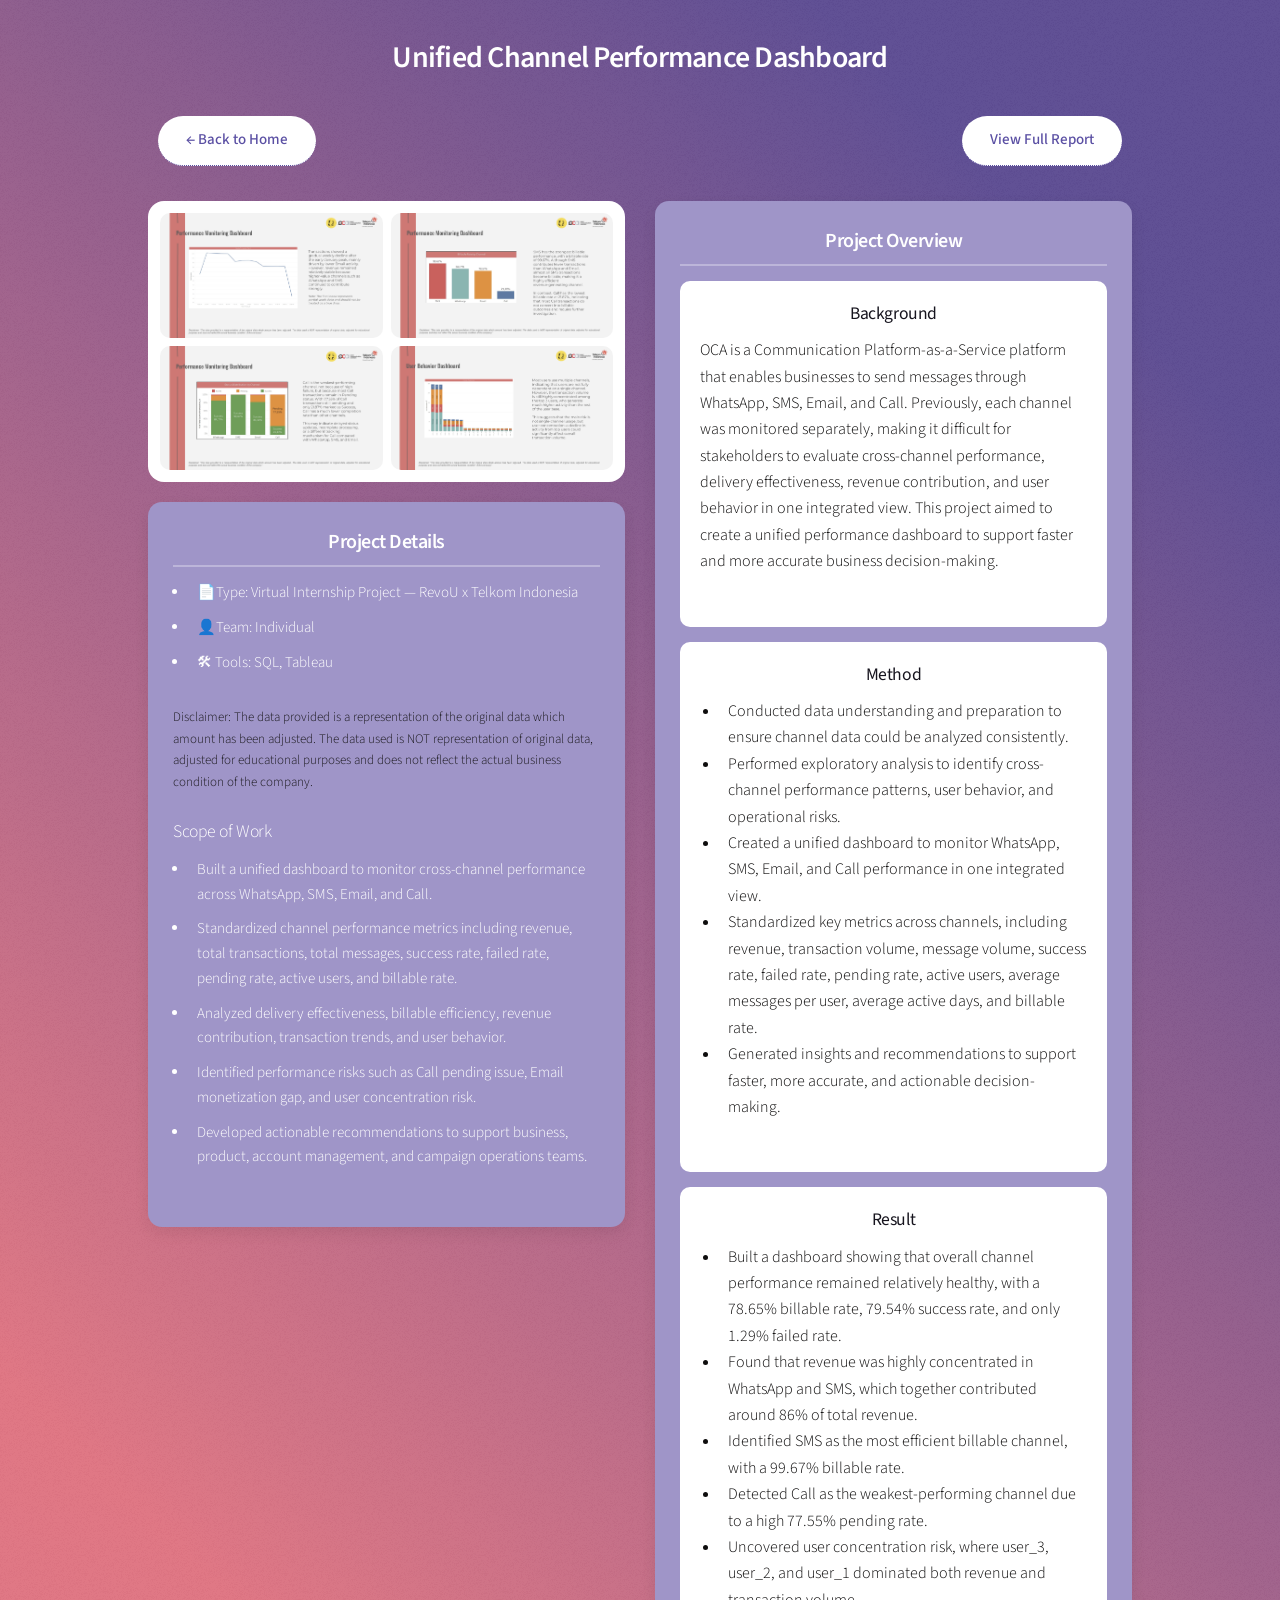
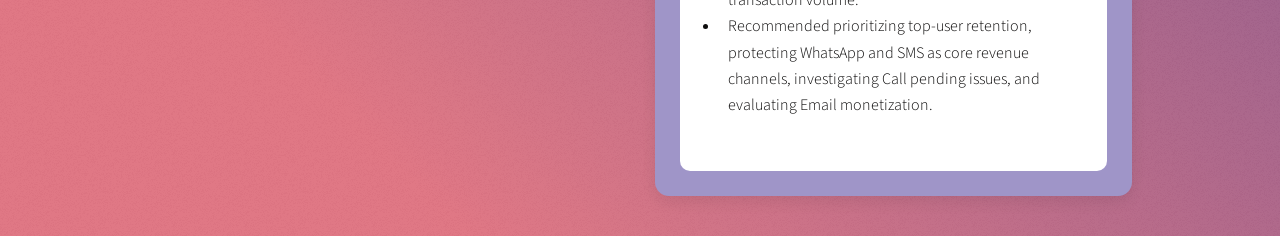
<file: Project 7.html>
<!DOCTYPE HTML>
<!--
	Stellar by HTML5 UP
	html5up.net | @ajlkn
	Free for personal and commercial use under the CCA 3.0 license (html5up.net/license)
-->
<html>
	<head>
		<title>Generic - Stellar by HTML5 UP</title>
		<meta charset="utf-8" />
		<meta name="viewport" content="width=device-width, initial-scale=1, user-scalable=no" />
		<link rel="stylesheet" href="assets/css/main.css" />
		<noscript><link rel="stylesheet" href="assets/css/noscript.css" /></noscript>
	</head>
	<body class="is-preload">

		<!-- Wrapper -->
			<div id="wrapper">

				<section class="project-section">

					<!-- TITLE -->
					<h1 class="project-title">
						Unified Channel Performance Dashboard
						<!-- <span>(subtittle)</span> -->
					</h1>


					<!-- PROJECT BUTTONS -->
					<div class="project-buttons">

						<a href="index.html#third" class="btn-back">← Back to Home</a>

						<a href="https://docs.google.com/presentation/d/1dCZlrPx_U6WAWTFcVU9T1s9qgVmrU4UfZSp5cIQd2yQ/edit?usp=drive_link" class="btn-doc" target="_blank">
							View Full Report
						</a>

					</div>
					
					<!-- GRID CONTAINER -->
					<div class="project-layout">


						<!-- LEFT COLUMN -->
						<div class="left-column">

							<!-- PROJECT IMAGE GRID -->
							<div class="project-image">

								<img src="images/grafik1_project7.png" alt="Slide 1">

								<img src="images/grafik2_project7.png" alt="Slide 2">

								<img src="images/grafik3_project7.png" alt="Slide 3">

								<img src="images/grafik4_project7.png" alt="Slide 4">

							</div>


							<!-- PROJECT DETAILS -->
							<div class="project-card">

								<h3>Project Details</h3>

								<ul class="project-meta">
									<li>📄Type: Virtual Internship Project — RevoU x Telkom Indonesia</li>
									<li>👤Team: Individual</li>
									<li>🛠 Tools: SQL, Tableau</li>
								</ul>

								<p class="disclaimer">
									Disclaimer: The data provided is a representation of the original data which amount has been adjusted. 
									The data used is NOT representation of original data, adjusted for educational 
									purposes and does not reflect the actual business condition of the company.
								</p>

								<h4>Scope of Work</h4>

									<ul class="project-meta">
										<li>Built a unified dashboard to monitor cross-channel performance across WhatsApp, SMS, Email, and Call.</li>
										<li>Standardized channel performance metrics including revenue, total transactions, total messages, success rate, failed rate, pending rate, active users, and billable rate.</li>
										<li>Analyzed delivery effectiveness, billable efficiency, revenue contribution, transaction trends, and user behavior.</li>
										<li>Identified performance risks such as Call pending issue, Email monetization gap, and user concentration risk.</li>
										<li>Developed actionable recommendations to support business, product, account management, and campaign operations teams.</li>
									</ul>

							</div>

						</div>



						<!-- RIGHT COLUMN -->
						<div class="right-column">

							<div class="project-card">

								<h3>Project Overview</h3>


								<div class="overview-block">

									<h4>Background</h4>

									<p>
										OCA is a Communication Platform-as-a-Service platform that enables businesses to send messages through WhatsApp, SMS, Email, and Call. 
										Previously, each channel was monitored separately, making it difficult for stakeholders to evaluate cross-channel performance, delivery effectiveness, revenue contribution, and user behavior in one integrated view. 
										This project aimed to create a unified performance dashboard to support faster and more accurate business decision-making.
									</p>

								</div>


								<div class="overview-block">

									<h4>Method</h4>

									<ul>
										<li>Conducted data understanding and preparation to ensure channel data could be analyzed consistently.</li>
										<li>Performed exploratory analysis to identify cross-channel performance patterns, user behavior, and operational risks.</li>
										<li>Created a unified dashboard to monitor WhatsApp, SMS, Email, and Call performance in one integrated view.</li>
										<li>Standardized key metrics across channels, including revenue, transaction volume, message volume, success rate, failed rate, pending rate, active users, average messages per user, average active days, and billable rate.</li>
										<li>Generated insights and recommendations to support faster, more accurate, and actionable decision-making.</li>

									</ul>

								</div>


								<div class="overview-block">

									<h4>Result</h4>

									<ul>
										<li>Built a dashboard showing that overall channel performance remained relatively healthy, with a 78.65% billable rate, 79.54% success rate, and only 1.29% failed rate.</li>
										<li>Found that revenue was highly concentrated in WhatsApp and SMS, which together contributed around 86% of total revenue.</li>
										<li>Identified SMS as the most efficient billable channel, with a 99.67% billable rate.</li>
										<li>Detected Call as the weakest-performing channel due to a high 77.55% pending rate.</li>
										<li>Uncovered user concentration risk, where user_3, user_2, and user_1 dominated both revenue and transaction volume.</li>
										<li>Recommended prioritizing top-user retention, protecting WhatsApp and SMS as core revenue channels, investigating Call pending issues, and evaluating Email monetization.</li>

									</ul>

								</div>

							</div>

						</div>

					</div>

				</section>

	</body>
</html>
</file>
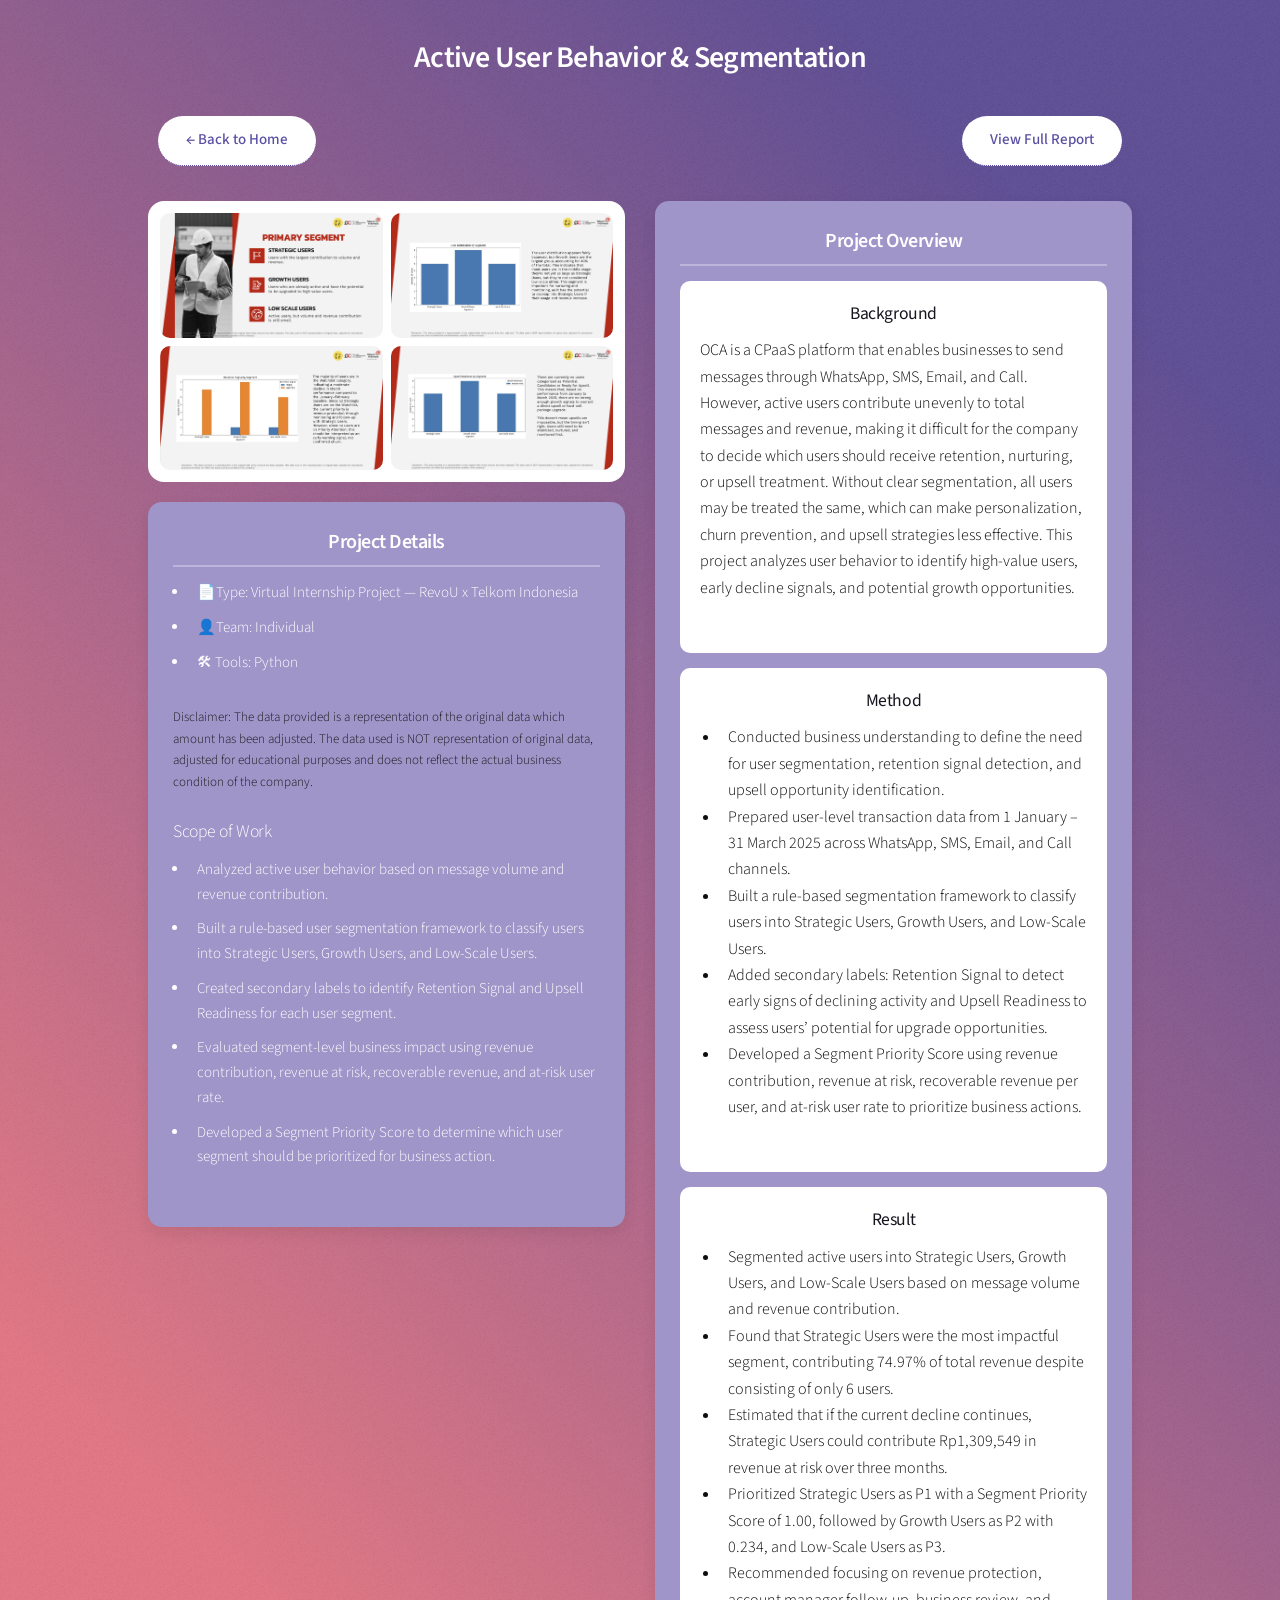
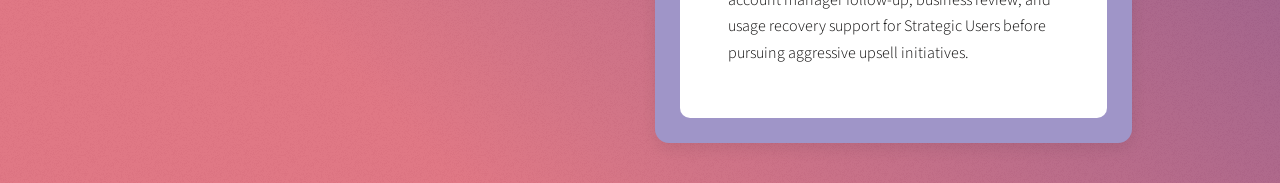
<file: Project 8.html>
<!DOCTYPE HTML>
<!--
	Stellar by HTML5 UP
	html5up.net | @ajlkn
	Free for personal and commercial use under the CCA 3.0 license (html5up.net/license)
-->
<html>
	<head>
		<title>Generic - Stellar by HTML5 UP</title>
		<meta charset="utf-8" />
		<meta name="viewport" content="width=device-width, initial-scale=1, user-scalable=no" />
		<link rel="stylesheet" href="assets/css/main.css" />
		<noscript><link rel="stylesheet" href="assets/css/noscript.css" /></noscript>
	</head>
	<body class="is-preload">

		<!-- Wrapper -->
			<div id="wrapper">

				<section class="project-section">

					<!-- TITLE -->
					<h1 class="project-title">
						Active User Behavior & Segmentation
						<!-- <span>(subtittle)</span> -->
					</h1>


					<!-- PROJECT BUTTONS -->
					<div class="project-buttons">

						<a href="index.html#third" class="btn-back">← Back to Home</a>

						<a href="https://docs.google.com/presentation/d/1a7hxQzp-VStL7cWjn4NYPfiKWKtPCbskWfy8PFJkPZI/edit?usp=drive_link" class="btn-doc" target="_blank">
							View Full Report
						</a>

					</div>
					
					<!-- GRID CONTAINER -->
					<div class="project-layout">


						<!-- LEFT COLUMN -->
						<div class="left-column">

							<!-- PROJECT IMAGE GRID -->
							<div class="project-image">

								<img src="images/grafik1_project8.png" alt="Slide 1">

								<img src="images/grafik2_project8.png" alt="Slide 2">

								<img src="images/grafik3_project8.png" alt="Slide 3">

								<img src="images/grafik4_project8.png" alt="Slide 4">

							</div>


							<!-- PROJECT DETAILS -->
							<div class="project-card">

								<h3>Project Details</h3>

								<ul class="project-meta">
									<li>📄Type: Virtual Internship Project — RevoU x Telkom Indonesia</li>
									<li>👤Team: Individual</li>
									<li>🛠 Tools: Python</li>
								</ul>

								<p class="disclaimer">
									Disclaimer: The data provided is a representation of the original data which amount has been adjusted. 
									The data used is NOT representation of original data, adjusted for educational 
									purposes and does not reflect the actual business condition of the company.
								</p>

								<h4>Scope of Work</h4>

									<ul class="project-meta">
										<li>Analyzed active user behavior based on message volume and revenue contribution.</li>
										<li>Built a rule-based user segmentation framework to classify users into Strategic Users, Growth Users, and Low-Scale Users.</li>
										<li>Created secondary labels to identify Retention Signal and Upsell Readiness for each user segment.</li>
										<li>Evaluated segment-level business impact using revenue contribution, revenue at risk, recoverable revenue, and at-risk user rate.</li>
										<li>Developed a Segment Priority Score to determine which user segment should be prioritized for business action.</li>
									</ul>

							</div>

						</div>



						<!-- RIGHT COLUMN -->
						<div class="right-column">

							<div class="project-card">

								<h3>Project Overview</h3>


								<div class="overview-block">

									<h4>Background</h4>

									<p>
										OCA is a CPaaS platform that enables businesses to send messages through WhatsApp, SMS, Email, and Call. 
										However, active users contribute unevenly to total messages and revenue, making it difficult for the company to decide which users should receive retention, nurturing, or upsell treatment. 
										Without clear segmentation, all users may be treated the same, which can make personalization, churn prevention, and upsell strategies less effective. 
										This project analyzes user behavior to identify high-value users, early decline signals, and potential growth opportunities.
									</p>

								</div>


								<div class="overview-block">

									<h4>Method</h4>

									<ul>
										<li>Conducted business understanding to define the need for user segmentation, retention signal detection, and upsell opportunity identification.</li>
										<li>Prepared user-level transaction data from 1 January – 31 March 2025 across WhatsApp, SMS, Email, and Call channels.</li>
										<li>Built a rule-based segmentation framework to classify users into Strategic Users, Growth Users, and Low-Scale Users.</li>
										<li>Added secondary labels: Retention Signal to detect early signs of declining activity and Upsell Readiness to assess users’ potential for upgrade opportunities.</li>
										<li>Developed a Segment Priority Score using revenue contribution, revenue at risk, recoverable revenue per user, and at-risk user rate to prioritize business actions.</li>

									</ul>

								</div>


								<div class="overview-block">

									<h4>Result</h4>

									<ul>
										<li>Segmented active users into Strategic Users, Growth Users, and Low-Scale Users based on message volume and revenue contribution.</li>
										<li>Found that Strategic Users were the most impactful segment, contributing 74.97% of total revenue despite consisting of only 6 users.</li>
										<li>Estimated that if the current decline continues, Strategic Users could contribute Rp1,309,549 in revenue at risk over three months.</li>
										<li>Prioritized Strategic Users as P1 with a Segment Priority Score of 1.00, followed by Growth Users as P2 with 0.234, and Low-Scale Users as P3.</li>
										<li>Recommended focusing on revenue protection, account manager follow-up, business review, and usage recovery support for Strategic Users before pursuing aggressive upsell initiatives.</li>

									</ul>

								</div>

							</div>

						</div>

					</div>

				</section>

	</body>
</html>
</file>
<file: assets/css/noscript.css>
/*
	Stellar by HTML5 UP
	html5up.net | @ajlkn
	Free for personal and commercial use under the CCA 3.0 license (html5up.net/license)
*/

/* Header */

	body.is-preload #header.alt > * {
		opacity: 1;
	}

	body.is-preload #header.alt .logo {
		-moz-transform: none;
		-webkit-transform: none;
		-ms-transform: none;
		transform: none;
	}
</file>
<file: assets/css/main.css>
@import url(fontawesome-all.min.css);
@import 'https://fonts.googleapis.com/css?family=Source+Sans+Pro:300,400';

/*
	Stellar by HTML5 UP
	html5up.net | @ajlkn
	Free for personal and commercial use under the CCA 3.0 license (html5up.net/license)
*/

html, body, div, span, applet, object,
iframe, h1, h2, h3, h4, h5, h6, p, blockquote,
pre, a, abbr, acronym, address, big, cite,
code, del, dfn, em, img, ins, kbd, q, s, samp,
small, strike, strong, sub, sup, tt, var, b,
u, i, center, dl, dt, dd, ol, ul, li, fieldset,
form, label, legend, table, caption, tbody,
tfoot, thead, tr, th, td, article, aside,
canvas, details, embed, figure, figcaption,
footer, header, hgroup, menu, nav, output, ruby,
section, summary, time, mark, audio, video {
	margin: 0;
	padding: 0;
	border: 0;
	font-size: 100%;
	font: inherit;
	vertical-align: baseline;}

article, aside, details, figcaption, figure,
footer, header, hgroup, menu, nav, section {
	display: block;}

body {
	line-height: 1;
}

ol, ul {
	list-style: none;
}

blockquote, q {
	quotes: none;
}

	blockquote:before, blockquote:after, q:before, q:after {
		content: '';
		content: none;
	}

table {
	border-collapse: collapse;
	border-spacing: 0;
}

body {
	-webkit-text-size-adjust: none;
}

mark {
	background-color: transparent;
	color: inherit;
}

input::-moz-focus-inner {
	border: 0;
	padding: 0;
}

input, select, textarea {
	-moz-appearance: none;
	-webkit-appearance: none;
	-ms-appearance: none;
	appearance: none;
}

/* Basic */

	@-ms-viewport {
		width: device-width;
	}

	body {
		-ms-overflow-style: scrollbar;
	}

	@media screen and (max-width: 480px) {

		html, body {
			min-width: 320px;
		}

	}

	html {
		box-sizing: border-box;
	}

	*, *:before, *:after {
		box-sizing: inherit;
	}

	body {
		background-color: #935d8c;
		background-image: url("images/overlay.png"), -moz-linear-gradient(45deg, #e37682 15%, #5f4d93 85%);
		background-image: url("images/overlay.png"), -webkit-linear-gradient(45deg, #e37682 15%, #5f4d93 85%);
		background-image: url("images/overlay.png"), -ms-linear-gradient(45deg, #e37682 15%, #5f4d93 85%);
		background-image: url("images/overlay.png"), linear-gradient(45deg, #e37682 15%, #5f4d93 85%);
	}

		body.is-preload *, body.is-preload *:before, body.is-preload *:after {
			-moz-animation: none !important;
			-webkit-animation: none !important;
			-ms-animation: none !important;
			animation: none !important;
			-moz-transition: none !important;
			-webkit-transition: none !important;
			-ms-transition: none !important;
			transition: none !important;
		}

/* Type */

	body {
		background-color: #935d8c;
		color: rgba(255, 255, 255, 0.65);
	}

	body, input, select, textarea {
		font-family: "Source Sans Pro", Helvetica, sans-serif;
		font-size: 17pt;
		font-weight: 300;
		line-height: 1.65;
	}

		@media screen and (max-width: 1680px) {

			body, input, select, textarea {
				font-size: 14pt;
			}

		}

		@media screen and (max-width: 1280px) {

			body, input, select, textarea {
				font-size: 12pt;
			}

		}

		@media screen and (max-width: 360px) {

			body, input, select, textarea {
				font-size: 11pt;
			}

		}

	a {
		-moz-transition: color 0.2s ease, border-bottom 0.2s ease;
		-webkit-transition: color 0.2s ease, border-bottom 0.2s ease;
		-ms-transition: color 0.2s ease, border-bottom 0.2s ease;
		transition: color 0.2s ease, border-bottom 0.2s ease;
		text-decoration: none;
		border-bottom: dotted 1px;
		color: inherit;
	}

		a:hover {
			border-bottom-color: transparent;
		}

	strong, b {
		font-weight: 400;
	}

	em, i {
		font-style: italic;
	}

	p {
		margin: 0 0 2em 0;
	}

		p.content {
			-moz-columns: 20em 2;
			-webkit-columns: 20em 2;
			-ms-columns: 20em 2;
			columns: 20em 2;
			-moz-column-gap: 2em;
			-webkit-column-gap: 2em;
			-ms-column-gap: 2em;
			column-gap: 2em;
			text-align: justify;
		}

	h1, h2, h3, h4, h5, h6 {
		font-weight: 300;
		line-height: 1.5;
		margin: 0 0 0.7em 0;
		letter-spacing: -0.025em;
	}

		h1 a, h2 a, h3 a, h4 a, h5 a, h6 a {
			color: inherit;
			text-decoration: none;
		}

	h1 {
		font-size: 2.5em;
		line-height: 1.2;
	}

	h2 {
		font-size: 1.5em;
	}

	h3 {
		font-size: 1.25em;
	}

	h4 {
		font-size: 1.1em;
	}

	h5 {
		font-size: 0.9em;
	}

	h6 {
		font-size: 0.7em;
	}

	@media screen and (max-width: 736px) {

		h1 {
			font-size: 2em;
		}

	}

	sub {
		font-size: 0.8em;
		position: relative;
		top: 0.5em;
	}

	sup {
		font-size: 0.8em;
		position: relative;
		top: -0.5em;
	}

	blockquote {
		border-left: solid 4px;
		font-style: italic;
		margin: 0 0 2em 0;
		padding: 0.5em 0 0.5em 2em;
	}

	code {
		border-radius: 8px;
		border: solid 1px;
		font-family: "Courier New", monospace;
		font-size: 0.9em;
		margin: 0 0.25em;
		padding: 0.25em 0.65em;
	}

	pre {
		-webkit-overflow-scrolling: touch;
		font-family: "Courier New", monospace;
		font-size: 0.9em;
		margin: 0 0 2em 0;
	}

		pre code {
			display: block;
			line-height: 1.75;
			padding: 1em 1.5em;
			overflow-x: auto;
		}

	hr {
		border: 0;
		border-bottom: solid 1px;
		margin: 2em 0;
	}

		hr.major {
			margin: 3em 0;
		}

	.align-left {
		text-align: left;
	}

	.align-center {
		text-align: center;
	}

	.align-right {
		text-align: right;
	}

	input, select, textarea {
		color: #ffffff;
	}

	a:hover {
		color: #ffffff;
	}

	strong, b {
		color: #ffffff;
	}

	h1, h2, h3, h4, h5, h6 {
		color: #ffffff;
	}

	blockquote {
		border-left-color: rgba(255, 255, 255, 0.35);
	}

	code {
		background: rgba(255, 255, 255, 0.075);
		border-color: rgba(255, 255, 255, 0.35);
	}

	hr {
		border-bottom-color: rgba(255, 255, 255, 0.35);
	}

/* Row */

	.row {
		display: flex;
		flex-wrap: wrap;
		box-sizing: border-box;
		align-items: stretch;
	}

		.row > * {
			box-sizing: border-box;
		}

		.row.gtr-uniform > * > :last-child {
			margin-bottom: 0;
		}

		.row.aln-left {
			justify-content: flex-start;
		}

		.row.aln-center {
			justify-content: center;
		}

		.row.aln-right {
			justify-content: flex-end;
		}

		.row.aln-top {
			align-items: flex-start;
		}

		.row.aln-middle {
			align-items: center;
		}

		.row.aln-bottom {
			align-items: flex-end;
		}

		.row > .imp {
			order: -1;
		}

		.row > .col-1 {
			width: 8.33333%;
		}

		.row > .off-1 {
			margin-left: 8.33333%;
		}

		.row > .col-2 {
			width: 16.66667%;
		}

		.row > .off-2 {
			margin-left: 16.66667%;
		}

		.row > .col-3 {
			width: 25%;
		}

		.row > .off-3 {
			margin-left: 25%;
		}

		.row > .col-4 {
			width: 33.33333%;
		}

		.row > .off-4 {
			margin-left: 33.33333%;
		}

		.row > .col-5 {
			width: 41.66667%;
		}

		.row > .off-5 {
			margin-left: 41.66667%;
		}

		.row > .col-6 {
			width: 50%;
		}

		.row > .off-6 {
			margin-left: 50%;
		}

		.row > .col-7 {
			width: 58.33333%;
		}

		.row > .off-7 {
			margin-left: 58.33333%;
		}

		.row > .col-8 {
			width: 66.66667%;
		}

		.row > .off-8 {
			margin-left: 66.66667%;
		}

		.row > .col-9 {
			width: 75%;
		}

		.row > .off-9 {
			margin-left: 75%;
		}

		.row > .col-10 {
			width: 83.33333%;
		}

		.row > .off-10 {
			margin-left: 83.33333%;
		}

		.row > .col-11 {
			width: 91.66667%;
		}

		.row > .off-11 {
			margin-left: 91.66667%;
		}

		.row > .col-12 {
			width: 100%;
		}

		.row > .off-12 {
			margin-left: 100%;
		}

		.row.gtr-0 {
			margin-top: 0;
			margin-left: 0em;
		}

			.row.gtr-0 > * {
				padding: 0 0 0 0em;
			}

			.row.gtr-0.gtr-uniform {
				margin-top: 0em;
			}

				.row.gtr-0.gtr-uniform > * {
					padding-top: 0em;
				}

		.row.gtr-25 {
			margin-top: 0;
			margin-left: -0.375em;
		}

			.row.gtr-25 > * {
				padding: 0 0 0 0.375em;
			}

			.row.gtr-25.gtr-uniform {
				margin-top: -0.375em;
			}

				.row.gtr-25.gtr-uniform > * {
					padding-top: 0.375em;
				}

		.row.gtr-50 {
			margin-top: 0;
			margin-left: -0.75em;
		}

			.row.gtr-50 > * {
				padding: 0 0 0 0.75em;
			}

			.row.gtr-50.gtr-uniform {
				margin-top: -0.75em;
			}

				.row.gtr-50.gtr-uniform > * {
					padding-top: 0.75em;
				}

		.row {
			margin-top: 0;
			margin-left: -1.5em;
		}

			.row > * {
				padding: 0 0 0 1.5em;
			}

			.row.gtr-uniform {
				margin-top: -1.5em;
			}

				.row.gtr-uniform > * {
					padding-top: 1.5em;
				}

		.row.gtr-150 {
			margin-top: 0;
			margin-left: -2.25em;
		}

			.row.gtr-150 > * {
				padding: 0 0 0 2.25em;
			}

			.row.gtr-150.gtr-uniform {
				margin-top: -2.25em;
			}

				.row.gtr-150.gtr-uniform > * {
					padding-top: 2.25em;
				}

		.row.gtr-200 {
			margin-top: 0;
			margin-left: -3em;
		}

			.row.gtr-200 > * {
				padding: 0 0 0 3em;
			}

			.row.gtr-200.gtr-uniform {
				margin-top: -3em;
			}

				.row.gtr-200.gtr-uniform > * {
					padding-top: 3em;
				}

		@media screen and (max-width: 1680px) {

			.row {
				display: flex;
				flex-wrap: wrap;
				box-sizing: border-box;
				align-items: stretch;
			}

				.row > * {
					box-sizing: border-box;
				}

				.row.gtr-uniform > * > :last-child {
					margin-bottom: 0;
				}

				.row.aln-left {
					justify-content: flex-start;
				}

				.row.aln-center {
					justify-content: center;
				}

				.row.aln-right {
					justify-content: flex-end;
				}

				.row.aln-top {
					align-items: flex-start;
				}

				.row.aln-middle {
					align-items: center;
				}

				.row.aln-bottom {
					align-items: flex-end;
				}

				.row > .imp-xlarge {
					order: -1;
				}

				.row > .col-1-xlarge {
					width: 8.33333%;
				}

				.row > .off-1-xlarge {
					margin-left: 8.33333%;
				}

				.row > .col-2-xlarge {
					width: 16.66667%;
				}

				.row > .off-2-xlarge {
					margin-left: 16.66667%;
				}

				.row > .col-3-xlarge {
					width: 25%;
				}

				.row > .off-3-xlarge {
					margin-left: 25%;
				}

				.row > .col-4-xlarge {
					width: 33.33333%;
				}

				.row > .off-4-xlarge {
					margin-left: 33.33333%;
				}

				.row > .col-5-xlarge {
					width: 41.66667%;
				}

				.row > .off-5-xlarge {
					margin-left: 41.66667%;
				}

				.row > .col-6-xlarge {
					width: 50%;
				}

				.row > .off-6-xlarge {
					margin-left: 50%;
				}

				.row > .col-7-xlarge {
					width: 58.33333%;
				}

				.row > .off-7-xlarge {
					margin-left: 58.33333%;
				}

				.row > .col-8-xlarge {
					width: 66.66667%;
				}

				.row > .off-8-xlarge {
					margin-left: 66.66667%;
				}

				.row > .col-9-xlarge {
					width: 75%;
				}

				.row > .off-9-xlarge {
					margin-left: 75%;
				}

				.row > .col-10-xlarge {
					width: 83.33333%;
				}

				.row > .off-10-xlarge {
					margin-left: 83.33333%;
				}

				.row > .col-11-xlarge {
					width: 91.66667%;
				}

				.row > .off-11-xlarge {
					margin-left: 91.66667%;
				}

				.row > .col-12-xlarge {
					width: 100%;
				}

				.row > .off-12-xlarge {
					margin-left: 100%;
				}

				.row.gtr-0 {
					margin-top: 0;
					margin-left: 0em;
				}

					.row.gtr-0 > * {
						padding: 0 0 0 0em;
					}

					.row.gtr-0.gtr-uniform {
						margin-top: 0em;
					}

						.row.gtr-0.gtr-uniform > * {
							padding-top: 0em;
						}

				.row.gtr-25 {
					margin-top: 0;
					margin-left: -0.375em;
				}

					.row.gtr-25 > * {
						padding: 0 0 0 0.375em;
					}

					.row.gtr-25.gtr-uniform {
						margin-top: -0.375em;
					}

						.row.gtr-25.gtr-uniform > * {
							padding-top: 0.375em;
						}

				.row.gtr-50 {
					margin-top: 0;
					margin-left: -0.75em;
				}

					.row.gtr-50 > * {
						padding: 0 0 0 0.75em;
					}

					.row.gtr-50.gtr-uniform {
						margin-top: -0.75em;
					}

						.row.gtr-50.gtr-uniform > * {
							padding-top: 0.75em;
						}

				.row {
					margin-top: 0;
					margin-left: -1.5em;
				}

					.row > * {
						padding: 0 0 0 1.5em;
					}

					.row.gtr-uniform {
						margin-top: -1.5em;
					}

						.row.gtr-uniform > * {
							padding-top: 1.5em;
						}

				.row.gtr-150 {
					margin-top: 0;
					margin-left: -2.25em;
				}

					.row.gtr-150 > * {
						padding: 0 0 0 2.25em;
					}

					.row.gtr-150.gtr-uniform {
						margin-top: -2.25em;
					}

						.row.gtr-150.gtr-uniform > * {
							padding-top: 2.25em;
						}

				.row.gtr-200 {
					margin-top: 0;
					margin-left: -3em;
				}

					.row.gtr-200 > * {
						padding: 0 0 0 3em;
					}

					.row.gtr-200.gtr-uniform {
						margin-top: -3em;
					}

						.row.gtr-200.gtr-uniform > * {
							padding-top: 3em;
						}

		}

		@media screen and (max-width: 1280px) {

			.row {
				display: flex;
				flex-wrap: wrap;
				box-sizing: border-box;
				align-items: stretch;
			}

				.row > * {
					box-sizing: border-box;
				}

				.row.gtr-uniform > * > :last-child {
					margin-bottom: 0;
				}

				.row.aln-left {
					justify-content: flex-start;
				}

				.row.aln-center {
					justify-content: center;
				}

				.row.aln-right {
					justify-content: flex-end;
				}

				.row.aln-top {
					align-items: flex-start;
				}

				.row.aln-middle {
					align-items: center;
				}

				.row.aln-bottom {
					align-items: flex-end;
				}

				.row > .imp-large {
					order: -1;
				}

				.row > .col-1-large {
					width: 8.33333%;
				}

				.row > .off-1-large {
					margin-left: 8.33333%;
				}

				.row > .col-2-large {
					width: 16.66667%;
				}

				.row > .off-2-large {
					margin-left: 16.66667%;
				}

				.row > .col-3-large {
					width: 25%;
				}

				.row > .off-3-large {
					margin-left: 25%;
				}

				.row > .col-4-large {
					width: 33.33333%;
				}

				.row > .off-4-large {
					margin-left: 33.33333%;
				}

				.row > .col-5-large {
					width: 41.66667%;
				}

				.row > .off-5-large {
					margin-left: 41.66667%;
				}

				.row > .col-6-large {
					width: 50%;
				}

				.row > .off-6-large {
					margin-left: 50%;
				}

				.row > .col-7-large {
					width: 58.33333%;
				}

				.row > .off-7-large {
					margin-left: 58.33333%;
				}

				.row > .col-8-large {
					width: 66.66667%;
				}

				.row > .off-8-large {
					margin-left: 66.66667%;
				}

				.row > .col-9-large {
					width: 75%;
				}

				.row > .off-9-large {
					margin-left: 75%;
				}

				.row > .col-10-large {
					width: 83.33333%;
				}

				.row > .off-10-large {
					margin-left: 83.33333%;
				}

				.row > .col-11-large {
					width: 91.66667%;
				}

				.row > .off-11-large {
					margin-left: 91.66667%;
				}

				.row > .col-12-large {
					width: 100%;
				}

				.row > .off-12-large {
					margin-left: 100%;
				}

				.row.gtr-0 {
					margin-top: 0;
					margin-left: 0em;
				}

					.row.gtr-0 > * {
						padding: 0 0 0 0em;
					}

					.row.gtr-0.gtr-uniform {
						margin-top: 0em;
					}

						.row.gtr-0.gtr-uniform > * {
							padding-top: 0em;
						}

				.row.gtr-25 {
					margin-top: 0;
					margin-left: -0.375em;
				}

					.row.gtr-25 > * {
						padding: 0 0 0 0.375em;
					}

					.row.gtr-25.gtr-uniform {
						margin-top: -0.375em;
					}

						.row.gtr-25.gtr-uniform > * {
							padding-top: 0.375em;
						}

				.row.gtr-50 {
					margin-top: 0;
					margin-left: -0.75em;
				}

					.row.gtr-50 > * {
						padding: 0 0 0 0.75em;
					}

					.row.gtr-50.gtr-uniform {
						margin-top: -0.75em;
					}

						.row.gtr-50.gtr-uniform > * {
							padding-top: 0.75em;
						}

				.row {
					margin-top: 0;
					margin-left: -1.5em;
				}

					.row > * {
						padding: 0 0 0 1.5em;
					}

					.row.gtr-uniform {
						margin-top: -1.5em;
					}

						.row.gtr-uniform > * {
							padding-top: 1.5em;
						}

				.row.gtr-150 {
					margin-top: 0;
					margin-left: -2.25em;
				}

					.row.gtr-150 > * {
						padding: 0 0 0 2.25em;
					}

					.row.gtr-150.gtr-uniform {
						margin-top: -2.25em;
					}

						.row.gtr-150.gtr-uniform > * {
							padding-top: 2.25em;
						}

				.row.gtr-200 {
					margin-top: 0;
					margin-left: -3em;
				}

					.row.gtr-200 > * {
						padding: 0 0 0 3em;
					}

					.row.gtr-200.gtr-uniform {
						margin-top: -3em;
					}

						.row.gtr-200.gtr-uniform > * {
							padding-top: 3em;
						}

		}

		@media screen and (max-width: 980px) {

			.row {
				display: flex;
				flex-wrap: wrap;
				box-sizing: border-box;
				align-items: stretch;
			}

				.row > * {
					box-sizing: border-box;
				}

				.row.gtr-uniform > * > :last-child {
					margin-bottom: 0;
				}

				.row.aln-left {
					justify-content: flex-start;
				}

				.row.aln-center {
					justify-content: center;
				}

				.row.aln-right {
					justify-content: flex-end;
				}

				.row.aln-top {
					align-items: flex-start;
				}

				.row.aln-middle {
					align-items: center;
				}

				.row.aln-bottom {
					align-items: flex-end;
				}

				.row > .imp-medium {
					order: -1;
				}

				.row > .col-1-medium {
					width: 8.33333%;
				}

				.row > .off-1-medium {
					margin-left: 8.33333%;
				}

				.row > .col-2-medium {
					width: 16.66667%;
				}

				.row > .off-2-medium {
					margin-left: 16.66667%;
				}

				.row > .col-3-medium {
					width: 25%;
				}

				.row > .off-3-medium {
					margin-left: 25%;
				}

				.row > .col-4-medium {
					width: 33.33333%;
				}

				.row > .off-4-medium {
					margin-left: 33.33333%;
				}

				.row > .col-5-medium {
					width: 41.66667%;
				}

				.row > .off-5-medium {
					margin-left: 41.66667%;
				}

				.row > .col-6-medium {
					width: 50%;
				}

				.row > .off-6-medium {
					margin-left: 50%;
				}

				.row > .col-7-medium {
					width: 58.33333%;
				}

				.row > .off-7-medium {
					margin-left: 58.33333%;
				}

				.row > .col-8-medium {
					width: 66.66667%;
				}

				.row > .off-8-medium {
					margin-left: 66.66667%;
				}

				.row > .col-9-medium {
					width: 75%;
				}

				.row > .off-9-medium {
					margin-left: 75%;
				}

				.row > .col-10-medium {
					width: 83.33333%;
				}

				.row > .off-10-medium {
					margin-left: 83.33333%;
				}

				.row > .col-11-medium {
					width: 91.66667%;
				}

				.row > .off-11-medium {
					margin-left: 91.66667%;
				}

				.row > .col-12-medium {
					width: 100%;
				}

				.row > .off-12-medium {
					margin-left: 100%;
				}

				.row.gtr-0 {
					margin-top: 0;
					margin-left: 0em;
				}

					.row.gtr-0 > * {
						padding: 0 0 0 0em;
					}

					.row.gtr-0.gtr-uniform {
						margin-top: 0em;
					}

						.row.gtr-0.gtr-uniform > * {
							padding-top: 0em;
						}

				.row.gtr-25 {
					margin-top: 0;
					margin-left: -0.375em;
				}

					.row.gtr-25 > * {
						padding: 0 0 0 0.375em;
					}

					.row.gtr-25.gtr-uniform {
						margin-top: -0.375em;
					}

						.row.gtr-25.gtr-uniform > * {
							padding-top: 0.375em;
						}

				.row.gtr-50 {
					margin-top: 0;
					margin-left: -0.75em;
				}

					.row.gtr-50 > * {
						padding: 0 0 0 0.75em;
					}

					.row.gtr-50.gtr-uniform {
						margin-top: -0.75em;
					}

						.row.gtr-50.gtr-uniform > * {
							padding-top: 0.75em;
						}

				.row {
					margin-top: 0;
					margin-left: -1.5em;
				}

					.row > * {
						padding: 0 0 0 1.5em;
					}

					.row.gtr-uniform {
						margin-top: -1.5em;
					}

						.row.gtr-uniform > * {
							padding-top: 1.5em;
						}

				.row.gtr-150 {
					margin-top: 0;
					margin-left: -2.25em;
				}

					.row.gtr-150 > * {
						padding: 0 0 0 2.25em;
					}

					.row.gtr-150.gtr-uniform {
						margin-top: -2.25em;
					}

						.row.gtr-150.gtr-uniform > * {
							padding-top: 2.25em;
						}

				.row.gtr-200 {
					margin-top: 0;
					margin-left: -3em;
				}

					.row.gtr-200 > * {
						padding: 0 0 0 3em;
					}

					.row.gtr-200.gtr-uniform {
						margin-top: -3em;
					}

						.row.gtr-200.gtr-uniform > * {
							padding-top: 3em;
						}

		}

		@media screen and (max-width: 736px) {

			.row {
				display: flex;
				flex-wrap: wrap;
				box-sizing: border-box;
				align-items: stretch;
			}

				.row > * {
					box-sizing: border-box;
				}

				.row.gtr-uniform > * > :last-child {
					margin-bottom: 0;
				}

				.row.aln-left {
					justify-content: flex-start;
				}

				.row.aln-center {
					justify-content: center;
				}

				.row.aln-right {
					justify-content: flex-end;
				}

				.row.aln-top {
					align-items: flex-start;
				}

				.row.aln-middle {
					align-items: center;
				}

				.row.aln-bottom {
					align-items: flex-end;
				}

				.row > .imp-small {
					order: -1;
				}

				.row > .col-1-small {
					width: 8.33333%;
				}

				.row > .off-1-small {
					margin-left: 8.33333%;
				}

				.row > .col-2-small {
					width: 16.66667%;
				}

				.row > .off-2-small {
					margin-left: 16.66667%;
				}

				.row > .col-3-small {
					width: 25%;
				}

				.row > .off-3-small {
					margin-left: 25%;
				}

				.row > .col-4-small {
					width: 33.33333%;
				}

				.row > .off-4-small {
					margin-left: 33.33333%;
				}

				.row > .col-5-small {
					width: 41.66667%;
				}

				.row > .off-5-small {
					margin-left: 41.66667%;
				}

				.row > .col-6-small {
					width: 50%;
				}

				.row > .off-6-small {
					margin-left: 50%;
				}

				.row > .col-7-small {
					width: 58.33333%;
				}

				.row > .off-7-small {
					margin-left: 58.33333%;
				}

				.row > .col-8-small {
					width: 66.66667%;
				}

				.row > .off-8-small {
					margin-left: 66.66667%;
				}

				.row > .col-9-small {
					width: 75%;
				}

				.row > .off-9-small {
					margin-left: 75%;
				}

				.row > .col-10-small {
					width: 83.33333%;
				}

				.row > .off-10-small {
					margin-left: 83.33333%;
				}

				.row > .col-11-small {
					width: 91.66667%;
				}

				.row > .off-11-small {
					margin-left: 91.66667%;
				}

				.row > .col-12-small {
					width: 100%;
				}

				.row > .off-12-small {
					margin-left: 100%;
				}

				.row.gtr-0 {
					margin-top: 0;
					margin-left: 0em;
				}

					.row.gtr-0 > * {
						padding: 0 0 0 0em;
					}

					.row.gtr-0.gtr-uniform {
						margin-top: 0em;
					}

						.row.gtr-0.gtr-uniform > * {
							padding-top: 0em;
						}

				.row.gtr-25 {
					margin-top: 0;
					margin-left: -0.25em;
				}

					.row.gtr-25 > * {
						padding: 0 0 0 0.25em;
					}

					.row.gtr-25.gtr-uniform {
						margin-top: -0.25em;
					}

						.row.gtr-25.gtr-uniform > * {
							padding-top: 0.25em;
						}

				.row.gtr-50 {
					margin-top: 0;
					margin-left: -0.5em;
				}

					.row.gtr-50 > * {
						padding: 0 0 0 0.5em;
					}

					.row.gtr-50.gtr-uniform {
						margin-top: -0.5em;
					}

						.row.gtr-50.gtr-uniform > * {
							padding-top: 0.5em;
						}

				.row {
					margin-top: 0;
					margin-left: -1em;
				}

					.row > * {
						padding: 0 0 0 1em;
					}

					.row.gtr-uniform {
						margin-top: -1em;
					}

						.row.gtr-uniform > * {
							padding-top: 1em;
						}

				.row.gtr-150 {
					margin-top: 0;
					margin-left: -1.5em;
				}

					.row.gtr-150 > * {
						padding: 0 0 0 1.5em;
					}

					.row.gtr-150.gtr-uniform {
						margin-top: -1.5em;
					}

						.row.gtr-150.gtr-uniform > * {
							padding-top: 1.5em;
						}

				.row.gtr-200 {
					margin-top: 0;
					margin-left: -2em;
				}

					.row.gtr-200 > * {
						padding: 0 0 0 2em;
					}

					.row.gtr-200.gtr-uniform {
						margin-top: -2em;
					}

						.row.gtr-200.gtr-uniform > * {
							padding-top: 2em;
						}

		}

		@media screen and (max-width: 480px) {

			.row {
				display: flex;
				flex-wrap: wrap;
				box-sizing: border-box;
				align-items: stretch;
			}

				.row > * {
					box-sizing: border-box;
				}

				.row.gtr-uniform > * > :last-child {
					margin-bottom: 0;
				}

				.row.aln-left {
					justify-content: flex-start;
				}

				.row.aln-center {
					justify-content: center;
				}

				.row.aln-right {
					justify-content: flex-end;
				}

				.row.aln-top {
					align-items: flex-start;
				}

				.row.aln-middle {
					align-items: center;
				}

				.row.aln-bottom {
					align-items: flex-end;
				}

				.row > .imp-xsmall {
					order: -1;
				}

				.row > .col-1-xsmall {
					width: 8.33333%;
				}

				.row > .off-1-xsmall {
					margin-left: 8.33333%;
				}

				.row > .col-2-xsmall {
					width: 16.66667%;
				}

				.row > .off-2-xsmall {
					margin-left: 16.66667%;
				}

				.row > .col-3-xsmall {
					width: 25%;
				}

				.row > .off-3-xsmall {
					margin-left: 25%;
				}

				.row > .col-4-xsmall {
					width: 33.33333%;
				}

				.row > .off-4-xsmall {
					margin-left: 33.33333%;
				}

				.row > .col-5-xsmall {
					width: 41.66667%;
				}

				.row > .off-5-xsmall {
					margin-left: 41.66667%;
				}

				.row > .col-6-xsmall {
					width: 50%;
				}

				.row > .off-6-xsmall {
					margin-left: 50%;
				}

				.row > .col-7-xsmall {
					width: 58.33333%;
				}

				.row > .off-7-xsmall {
					margin-left: 58.33333%;
				}

				.row > .col-8-xsmall {
					width: 66.66667%;
				}

				.row > .off-8-xsmall {
					margin-left: 66.66667%;
				}

				.row > .col-9-xsmall {
					width: 75%;
				}

				.row > .off-9-xsmall {
					margin-left: 75%;
				}

				.row > .col-10-xsmall {
					width: 83.33333%;
				}

				.row > .off-10-xsmall {
					margin-left: 83.33333%;
				}

				.row > .col-11-xsmall {
					width: 91.66667%;
				}

				.row > .off-11-xsmall {
					margin-left: 91.66667%;
				}

				.row > .col-12-xsmall {
					width: 100%;
				}

				.row > .off-12-xsmall {
					margin-left: 100%;
				}

				.row.gtr-0 {
					margin-top: 0;
					margin-left: 0em;
				}

					.row.gtr-0 > * {
						padding: 0 0 0 0em;
					}

					.row.gtr-0.gtr-uniform {
						margin-top: 0em;
					}

						.row.gtr-0.gtr-uniform > * {
							padding-top: 0em;
						}

				.row.gtr-25 {
					margin-top: 0;
					margin-left: -0.3125em;
				}

					.row.gtr-25 > * {
						padding: 0 0 0 0.3125em;
					}

					.row.gtr-25.gtr-uniform {
						margin-top: -0.3125em;
					}

						.row.gtr-25.gtr-uniform > * {
							padding-top: 0.3125em;
						}

				.row.gtr-50 {
					margin-top: 0;
					margin-left: -0.625em;
				}

					.row.gtr-50 > * {
						padding: 0 0 0 0.625em;
					}

					.row.gtr-50.gtr-uniform {
						margin-top: -0.625em;
					}

						.row.gtr-50.gtr-uniform > * {
							padding-top: 0.625em;
						}

				.row {
					margin-top: 0;
					margin-left: -1.25em;
				}

					.row > * {
						padding: 0 0 0 1.25em;
					}

					.row.gtr-uniform {
						margin-top: -1.25em;
					}

						.row.gtr-uniform > * {
							padding-top: 1.25em;
						}

				.row.gtr-150 {
					margin-top: 0;
					margin-left: -1.875em;
				}

					.row.gtr-150 > * {
						padding: 0 0 0 1.875em;
					}

					.row.gtr-150.gtr-uniform {
						margin-top: -1.875em;
					}

						.row.gtr-150.gtr-uniform > * {
							padding-top: 1.875em;
						}

				.row.gtr-200 {
					margin-top: 0;
					margin-left: -2.5em;
				}

					.row.gtr-200 > * {
						padding: 0 0 0 2.5em;
					}

					.row.gtr-200.gtr-uniform {
						margin-top: -2.5em;
					}

						.row.gtr-200.gtr-uniform > * {
							padding-top: 2.5em;
						}

		}

/* Box */

	.box {
		border-radius: 8px;
		border: solid;
		margin-bottom: 2em;
		padding: 1.5em;
	}

		.box > :last-child,
		.box > :last-child > :last-child,
		.box > :last-child > :last-child > :last-child {
			margin-bottom: 0;
		}

		.box.alt {
			border: 0;
			border-radius: 0;
			padding: 0;
		}

	.box {
		border-color: rgba(255, 255, 255, 0.35);
	}

/* Button */

	input[type="submit"],
	input[type="reset"],
	input[type="button"],
	button,
	.button {
		-moz-appearance: none;
		-webkit-appearance: none;
		-ms-appearance: none;
		appearance: none;
		-moz-transition: background-color 0.2s ease-in-out, color 0.2s ease-in-out;
		-webkit-transition: background-color 0.2s ease-in-out, color 0.2s ease-in-out;
		-ms-transition: background-color 0.2s ease-in-out, color 0.2s ease-in-out;
		transition: background-color 0.2s ease-in-out, color 0.2s ease-in-out;
		border-radius: 8px;
		border: 0;
		cursor: pointer;
		display: inline-block;
		font-weight: 300;
		height: 2.75em;
		line-height: 2.75em;
		min-width: 9.25em;
		padding: 0 1.5em;
		text-align: center;
		text-decoration: none;
		white-space: nowrap;
	}

		input[type="submit"].icon,
		input[type="reset"].icon,
		input[type="button"].icon,
		button.icon,
		.button.icon {
			padding-left: 1.35em;
		}

			input[type="submit"].icon:before,
			input[type="reset"].icon:before,
			input[type="button"].icon:before,
			button.icon:before,
			.button.icon:before {
				margin-right: 0.5em;
			}

		input[type="submit"].fit,
		input[type="reset"].fit,
		input[type="button"].fit,
		button.fit,
		.button.fit {
			width: 100%;
		}

		input[type="submit"].small,
		input[type="reset"].small,
		input[type="button"].small,
		button.small,
		.button.small {
			font-size: 0.8em;
		}

		input[type="submit"].large,
		input[type="reset"].large,
		input[type="button"].large,
		button.large,
		.button.large {
			font-size: 1.35em;
		}

		input[type="submit"].disabled, input[type="submit"]:disabled,
		input[type="reset"].disabled,
		input[type="reset"]:disabled,
		input[type="button"].disabled,
		input[type="button"]:disabled,
		button.disabled,
		button:disabled,
		.button.disabled,
		.button:disabled {
			pointer-events: none;
			opacity: 0.25;
		}

		@media screen and (max-width: 736px) {

			input[type="submit"],
			input[type="reset"],
			input[type="button"],
			button,
			.button {
				min-width: 0;
			}

		}

	input[type="submit"],
	input[type="reset"],
	input[type="button"],
	button,
	.button {
		background-color: transparent;
		box-shadow: inset 0 0 0 1px rgba(255, 255, 255, 0.35);
		color: #ffffff !important;
	}

		input[type="submit"]:hover,
		input[type="reset"]:hover,
		input[type="button"]:hover,
		button:hover,
		.button:hover {
			background-color: rgba(255, 255, 255, 0.075);
		}

		input[type="submit"]:active,
		input[type="reset"]:active,
		input[type="button"]:active,
		button:active,
		.button:active {
			background-color: rgba(255, 255, 255, 0.2);
		}

		input[type="submit"].icon:before,
		input[type="reset"].icon:before,
		input[type="button"].icon:before,
		button.icon:before,
		.button.icon:before {
			color: rgba(255, 255, 255, 0.5);
		}

		input[type="submit"].primary,
		input[type="reset"].primary,
		input[type="button"].primary,
		button.primary,
		.button.primary {
			background-color: #8cc9f0;
			color: #ffffff !important;
			box-shadow: none;
		}

			input[type="submit"].primary:hover,
			input[type="reset"].primary:hover,
			input[type="button"].primary:hover,
			button.primary:hover,
			.button.primary:hover {
				background-color: #9acff2;
			}

			input[type="submit"].primary:active,
			input[type="reset"].primary:active,
			input[type="button"].primary:active,
			button.primary:active,
			.button.primary:active {
				background-color: #7ec3ee;
			}

			input[type="submit"].primary.icon:before,
			input[type="reset"].primary.icon:before,
			input[type="button"].primary.icon:before,
			button.primary.icon:before,
			.button.primary.icon:before {
				color: #ffffff !important;
			}

/* Form */

	form {
		margin: 0 0 2em 0;
	}

	label {
		display: block;
		font-size: 0.9em;
		font-weight: 400;
		margin: 0 0 1em 0;
	}

	input[type="text"],
	input[type="password"],
	input[type="email"],
	select,
	textarea {
		-moz-appearance: none;
		-webkit-appearance: none;
		-ms-appearance: none;
		appearance: none;
		border-radius: 8px;
		border: solid 1px;
		color: inherit;
		display: block;
		outline: 0;
		padding: 0 1em;
		text-decoration: none;
		width: 100%;
	}

		input[type="text"]:invalid,
		input[type="password"]:invalid,
		input[type="email"]:invalid,
		select:invalid,
		textarea:invalid {
			box-shadow: none;
		}

	select {
		background-size: 1.25rem;
		background-repeat: no-repeat;
		background-position: calc(100% - 1rem) center;
		height: 2.75em;
		padding-right: 2.75em;
		text-overflow: ellipsis;
	}

		select:focus::-ms-value {
			background-color: transparent;
		}

		select::-ms-expand {
			display: none;
		}

	input[type="text"],
	input[type="password"],
	input[type="email"],
	select {
		height: 2.75em;
	}

	textarea {
		padding: 0.75em 1em;
	}

	input[type="checkbox"],
	input[type="radio"] {
		-moz-appearance: none;
		-webkit-appearance: none;
		-ms-appearance: none;
		appearance: none;
		display: block;
		float: left;
		margin-right: -2em;
		opacity: 0;
		width: 1em;
		z-index: -1;
	}

		input[type="checkbox"] + label,
		input[type="radio"] + label {
			text-decoration: none;
			cursor: pointer;
			display: inline-block;
			font-size: 1em;
			font-weight: 300;
			padding-left: 2.4em;
			padding-right: 0.75em;
			position: relative;
		}

			input[type="checkbox"] + label:before,
			input[type="radio"] + label:before {
				-moz-osx-font-smoothing: grayscale;
				-webkit-font-smoothing: antialiased;
				display: inline-block;
				font-style: normal;
				font-variant: normal;
				text-rendering: auto;
				line-height: 1;
				text-transform: none !important;
				font-family: 'Font Awesome 5 Free';
				font-weight: 900;
			}

			input[type="checkbox"] + label:before,
			input[type="radio"] + label:before {
				border-radius: 8px;
				border: solid 1px;
				content: '';
				display: inline-block;
				font-size: 0.8em;
				height: 2.0625em;
				left: 0;
				line-height: 2.0625em;
				position: absolute;
				text-align: center;
				top: 0;
				width: 2.0625em;
			}

		input[type="checkbox"]:checked + label:before,
		input[type="radio"]:checked + label:before {
			content: '\f00c';
		}

	input[type="checkbox"] + label:before {
		border-radius: 8px;
	}

	input[type="radio"] + label:before {
		border-radius: 100%;
	}

	::-webkit-input-placeholder {
		opacity: 1.0;
	}

	:-moz-placeholder {
		opacity: 1.0;
	}

	::-moz-placeholder {
		opacity: 1.0;
	}

	:-ms-input-placeholder {
		opacity: 1.0;
	}

	label {
		color: #ffffff;
	}

	input[type="text"],
	input[type="password"],
	input[type="email"],
	select,
	textarea {
		background-color: rgba(255, 255, 255, 0.075);
		border-color: rgba(255, 255, 255, 0.35);
	}

		input[type="text"]:focus,
		input[type="password"]:focus,
		input[type="email"]:focus,
		select:focus,
		textarea:focus {
			border-color: #8cc9f0;
			box-shadow: 0 0 0 1px #8cc9f0;
		}

	select {
		background-image: url("data:image/svg+xml;charset=utf8,%3Csvg xmlns='http://www.w3.org/2000/svg' width='40' height='40' preserveAspectRatio='none' viewBox='0 0 40 40'%3E%3Cpath d='M9.4,12.3l10.4,10.4l10.4-10.4c0.2-0.2,0.5-0.4,0.9-0.4c0.3,0,0.6,0.1,0.9,0.4l3.3,3.3c0.2,0.2,0.4,0.5,0.4,0.9 c0,0.4-0.1,0.6-0.4,0.9L20.7,31.9c-0.2,0.2-0.5,0.4-0.9,0.4c-0.3,0-0.6-0.1-0.9-0.4L4.3,17.3c-0.2-0.2-0.4-0.5-0.4-0.9 c0-0.4,0.1-0.6,0.4-0.9l3.3-3.3c0.2-0.2,0.5-0.4,0.9-0.4S9.1,12.1,9.4,12.3z' fill='rgba(255, 255, 255, 0.35)' /%3E%3C/svg%3E");
	}

		select option {
			color: #ffffff;
			background: #935d8c;
		}

	input[type="checkbox"] + label,
	input[type="radio"] + label {
		color: rgba(255, 255, 255, 0.65);
	}

		input[type="checkbox"] + label:before,
		input[type="radio"] + label:before {
			background: rgba(255, 255, 255, 0.075);
			border-color: rgba(255, 255, 255, 0.35);
		}

	input[type="checkbox"]:checked + label:before,
	input[type="radio"]:checked + label:before {
		background-color: #ffffff;
		border-color: #ffffff;
		color: #935d8c;
	}

	input[type="checkbox"]:focus + label:before,
	input[type="radio"]:focus + label:before {
		border-color: #8cc9f0;
		box-shadow: 0 0 0 1px #8cc9f0;
	}

	::-webkit-input-placeholder {
		color: rgba(255, 255, 255, 0.5) !important;
	}

	:-moz-placeholder {
		color: rgba(255, 255, 255, 0.5) !important;
	}

	::-moz-placeholder {
		color: rgba(255, 255, 255, 0.5) !important;
	}

	:-ms-input-placeholder {
		color: rgba(255, 255, 255, 0.5) !important;
	}

	.formerize-placeholder {
		color: rgba(255, 255, 255, 0.5) !important;
	}

/* Icon */

	.icon {
		text-decoration: none;
		-moz-transition: background-color 0.2s ease-in-out, color 0.2s ease-in-out;
		-webkit-transition: background-color 0.2s ease-in-out, color 0.2s ease-in-out;
		-ms-transition: background-color 0.2s ease-in-out, color 0.2s ease-in-out;
		transition: background-color 0.2s ease-in-out, color 0.2s ease-in-out;
		border-bottom: none;
		position: relative;
	}

		.icon:before {
			-moz-osx-font-smoothing: grayscale;
			-webkit-font-smoothing: antialiased;
			display: inline-block;
			font-style: normal;
			font-variant: normal;
			text-rendering: auto;
			line-height: 1;
			text-transform: none !important;
			font-family: 'Font Awesome 5 Free';
			font-weight: 400;
		}

		.icon > .label {
			display: none;
		}

		.icon:before {
			line-height: solid;
		}

		.icon.solid:before {
			font-weight: 900;
		}

		.icon.brands:before {
			font-family: 'Font Awesome 5 Brands';
		}

		.icon.major {
			border: solid 1px;
			display: inline-block;
			border-radius: 100%;
			padding: 0.65em;
			margin: 0 0 2em 0;
			cursor: default;
		}

			.icon.major:before {
				display: inline-block;
				font-size: 6.25rem;
				width: 2.25em;
				height: 2.25em;
				line-height: 2.2em;
				border-radius: 100%;
				border: solid 1px;
				text-align: center;
			}

		.icon.alt {
			display: inline-block;
			border: solid 1px;
			border-radius: 100%;
		}

			.icon.alt:before {
				display: block;
				font-size: 1.25em;
				width: 2em;
				height: 2em;
				text-align: center;
				line-height: 2em;
			}

		.icon.style1 {
			color: #efa8b0;
		}

		.icon.style2 {
			color: #c79cc8;
		}

		.icon.style3 {
			color: #a89cc8;
		}

		.icon.style4 {
			color: #9bb2e1;
		}

		.icon.style5 {
			color: #8cc9f0;
		}

		@media screen and (max-width: 1680px) {

			.icon.major:before {
				font-size: 5.5rem;
			}

		}

		@media screen and (max-width: 1280px) {

			.icon.major:before {
				font-size: 4.75rem;
			}

		}

		@media screen and (max-width: 736px) {

			.icon.major {
				margin: 0 0 1.5em 0;
				padding: 0.35em;
			}

				.icon.major:before {
					font-size: 3.5rem;
				}

		}

	.icon.major {
		border-color: rgba(255, 255, 255, 0.35);
	}

		.icon.major:before {
			border-color: rgba(255, 255, 255, 0.35);
		}

	.icon.alt {
		border-color: rgba(255, 255, 255, 0.35);
		color: #ffffff;
	}

		.icon.alt:hover {
			background-color: rgba(255, 255, 255, 0.075);
		}

		.icon.alt:active {
			background-color: rgba(255, 255, 255, 0.2);
		}

/* Image */

	.image {
		border-radius: 8px;
		border: 0;
		display: inline-block;
		position: relative;
	}

		.image img {
			border-radius: 8px;
			display: block;
		}

		.image.left, .image.right {
			max-width: 40%;
		}

			.image.left img, .image.right img {
				width: 100%;
			}

		.image.left {
			float: left;
			margin: 0 1.5em 1em 0;
			top: 0.25em;
		}

		.image.right {
			float: right;
			margin: 0 0 1em 1.5em;
			top: 0.25em;
		}

		.image.fit {
			display: block;
			margin: 0 0 2em 0;
			width: 100%;
		}

			.image.fit img {
				width: 100%;
			}

		.image.main {
			display: block;
			margin: 0 0 3em 0;
			width: 100%;
		}

			.image.main img {
				width: 100%;
			}

/* List */

	ol {
		list-style: decimal;
		margin: 0 0 2em 0;
		padding-left: 1.25em;
	}

		ol li {
			padding-left: 0.25em;
		}

	ul {
		list-style: disc;
		margin: 0 0 2em 0;
		padding-left: 1em;
	}

		ul li {
			padding-left: 0.5em;
		}

		ul.alt {
			list-style: none;
			padding-left: 0;
		}

			ul.alt li {
				border-top: solid 1px;
				padding: 0.5em 0;
			}

				ul.alt li:first-child {
					border-top: 0;
					padding-top: 0;
				}

	dl {
		margin: 0 0 2em 0;
	}

		dl dt {
			display: block;
			font-weight: 400;
			margin: 0 0 1em 0;
		}

		dl dd {
			margin-left: 2em;
		}

		dl.alt dt {
			display: block;
			width: 3em;
			margin: 0;
			clear: left;
			float: left;
		}

		dl.alt dd {
			margin: 0 0 0.85em 5.5em;
		}

		dl.alt:after {
			content: '';
			display: block;
			clear: both;
		}

	ul.alt li {
		border-top-color: rgba(255, 255, 255, 0.35);
	}

	dl dt {
		color: #ffffff;
	}

/* Actions */

	ul.actions {
		display: -moz-flex;
		display: -webkit-flex;
		display: -ms-flex;
		display: flex;
		cursor: default;
		list-style: none;
		margin-left: -1em;
		padding-left: 0;
	}

		ul.actions li {
			padding: 0 0 0 1em;
			vertical-align: middle;
		}

		ul.actions.special {
			-moz-justify-content: center;
			-webkit-justify-content: center;
			-ms-justify-content: center;
			justify-content: center;
			width: 100%;
			margin-left: 0;
		}

			ul.actions.special li:first-child {
				padding-left: 0;
			}

		ul.actions.stacked {
			-moz-flex-direction: column;
			-webkit-flex-direction: column;
			-ms-flex-direction: column;
			flex-direction: column;
			margin-left: 0;
		}

			ul.actions.stacked li {
				padding: 1.3em 0 0 0;
			}

				ul.actions.stacked li:first-child {
					padding-top: 0;
				}

		ul.actions.fit {
			width: calc(100% + 1em);
		}

			ul.actions.fit li {
				-moz-flex-grow: 1;
				-webkit-flex-grow: 1;
				-ms-flex-grow: 1;
				flex-grow: 1;
				-moz-flex-shrink: 1;
				-webkit-flex-shrink: 1;
				-ms-flex-shrink: 1;
				flex-shrink: 1;
				width: 100%;
			}

				ul.actions.fit li > * {
					width: 100%;
				}

			ul.actions.fit.stacked {
				width: 100%;
			}

		@media screen and (max-width: 480px) {

			ul.actions:not(.fixed) {
				-moz-flex-direction: column;
				-webkit-flex-direction: column;
				-ms-flex-direction: column;
				flex-direction: column;
				margin-left: 0;
				width: 100% !important;
			}

				ul.actions:not(.fixed) li {
					-moz-flex-grow: 1;
					-webkit-flex-grow: 1;
					-ms-flex-grow: 1;
					flex-grow: 1;
					-moz-flex-shrink: 1;
					-webkit-flex-shrink: 1;
					-ms-flex-shrink: 1;
					flex-shrink: 1;
					padding: 1em 0 0 0;
					text-align: center;
					width: 100%;
				}

					ul.actions:not(.fixed) li > * {
						width: 100%;
					}

					ul.actions:not(.fixed) li:first-child {
						padding-top: 0;
					}

					ul.actions:not(.fixed) li input[type="submit"],
					ul.actions:not(.fixed) li input[type="reset"],
					ul.actions:not(.fixed) li input[type="button"],
					ul.actions:not(.fixed) li button,
					ul.actions:not(.fixed) li .button {
						width: 100%;
					}

						ul.actions:not(.fixed) li input[type="submit"].icon:before,
						ul.actions:not(.fixed) li input[type="reset"].icon:before,
						ul.actions:not(.fixed) li input[type="button"].icon:before,
						ul.actions:not(.fixed) li button.icon:before,
						ul.actions:not(.fixed) li .button.icon:before {
							margin-left: -0.5rem;
						}

		}

/* Icons */

	ul.icons {
		cursor: default;
		list-style: none;
		padding-left: 0;
	}

		ul.icons li {
			display: inline-block;
			padding: 0 0.65em 0 0;
		}

			ul.icons li:last-child {
				padding-right: 0 !important;
			}

/* Section/Article */

	section.special, article.special {
		text-align: center;
	}

	header.major {
		margin-bottom: 3em;
	}

		header.major h2 {
			font-size: 2em;
		}

			header.major h2:after {
				display: block;
				content: '';
				width: 3.25em;
				height: 2px;
				margin: 0.7em 0 1em 0;
				border-radius: 2px;
			}

				section.special header.major h2:after, article.special header.major h2:after {
					margin-left: auto;
					margin-right: auto;
				}

		header.major p {
			font-size: 1.25em;
			letter-spacing: -0.025em;
		}

		header.major.special {
			text-align: center;
		}

			header.major.special h2:after {
				margin-left: auto;
				margin-right: auto;
			}

	footer.major {
		margin-top: 3em;
	}

	@media screen and (max-width: 736px) {

		header.major {
			margin-bottom: 0;
		}

			header.major h2 {
				font-size: 1.5em;
			}

			header.major p {
				font-size: 1em;
				letter-spacing: 0;
			}

				header.major p br {
					display: none;
				}

		footer.major {
			margin-top: 0;
		}

	}

	header.major h2:after {
		background-color: rgba(255, 255, 255, 0.35);
	}

/* Table */

	.table-wrapper {
		-webkit-overflow-scrolling: touch;
		overflow-x: auto;
	}

	table {
		margin: 0 0 2em 0;
		width: 100%;
	}

		table tbody tr {
			border: solid 1px;
			border-left: 0;
			border-right: 0;
		}

		table td {
			padding: 0.75em 0.75em;
		}

		table th {
			font-size: 0.9em;
			font-weight: 400;
			padding: 0 0.75em 0.75em 0.75em;
			text-align: left;
		}

		table thead {
			border-bottom: solid 2px;
		}

		table tfoot {
			border-top: solid 2px;
		}

		table.alt {
			border-collapse: separate;
		}

			table.alt tbody tr td {
				border: solid 1px;
				border-left-width: 0;
				border-top-width: 0;
			}

				table.alt tbody tr td:first-child {
					border-left-width: 1px;
				}

			table.alt tbody tr:first-child td {
				border-top-width: 1px;
			}

			table.alt thead {
				border-bottom: 0;
			}

			table.alt tfoot {
				border-top: 0;
			}

	table tbody tr {
		border-color: rgba(255, 255, 255, 0.35);
	}

		table tbody tr:nth-child(2n + 1) {
			background-color: rgba(255, 255, 255, 0.075);
		}

	table th {
		color: #ffffff;
	}

	table thead {
		border-bottom-color: rgba(255, 255, 255, 0.35);
	}

	table tfoot {
		border-top-color: rgba(255, 255, 255, 0.35);
	}

	table.alt tbody tr td {
		border-color: rgba(255, 255, 255, 0.35);
	}

/* Features */

	.features {
		display: -moz-flex;
		display: -webkit-flex;
		display: -ms-flex;
		display: flex;
		-moz-flex-wrap: wrap;
		-webkit-flex-wrap: wrap;
		-ms-flex-wrap: wrap;
		flex-wrap: wrap;
		-moz-justify-content: center;
		-webkit-justify-content: center;
		-ms-justify-content: center;
		justify-content: center;
		width: calc(100% + 2em);
		margin: 0 0 3em -2em;
		padding: 0;
		list-style: none;
	}

		.features li {
			width: calc(33.33333% - 2em);
			margin-left: 2em;
			margin-top: 3em;
			padding: 0;
		}

			.features li:nth-child(1), .features li:nth-child(2), .features li:nth-child(3) {
				margin-top: 0;
			}

			.features li > :last-child {
				margin-bottom: 0;
			}

		@media screen and (max-width: 980px) {

			.features li {
				width: calc(50% - 2em);
			}

				.features li:nth-child(3) {
					margin-top: 3em;
				}

		}

		@media screen and (max-width: 736px) {

			.features {
				width: 100%;
				margin: 0 0 2em 0;
			}

				.features li {
					width: 100%;
					margin-left: 0;
					margin-top: 2em;
				}

					.features li:nth-child(2), .features li:nth-child(3) {
						margin-top: 2em;
					}

		}

/* Statistics */

	.statistics {
		display: -moz-flex;
		display: -webkit-flex;
		display: -ms-flex;
		display: flex;
		width: 100%;
		margin: 0 0 3em 0;
		padding: 0;
		list-style: none;
		cursor: default;
	}

		.statistics li {
			-moz-flex: 1;
			-webkit-flex: 1;
			-ms-flex: 1;
			flex: 1;
			padding: 1.5em;
			color: #ffffff;
			text-align: center;
		}

			.statistics li.style1 {
				background-color: #efa8b0;
			}

			.statistics li.style2 {
				background-color: #c79cc8;
			}

			.statistics li.style3 {
				background-color: #a89cc8;
			}

			.statistics li.style4 {
				background-color: #9bb2e1;
			}

			.statistics li.style5 {
				background-color: #8cc9f0;
			}

			.statistics li strong, .statistics li b {
				display: block;
				font-size: 2em;
				line-height: 1.1;
				color: inherit !important;
				font-weight: 300;
				letter-spacing: -0.025em;
			}

			.statistics li:first-child {
				border-top-left-radius: 8px;
				border-bottom-left-radius: 8px;
			}

			.statistics li:last-child {
				border-top-right-radius: 8px;
				border-bottom-right-radius: 8px;
			}

			.statistics li .icon {
				display: inline-block;
			}

				.statistics li .icon:before {
					font-size: 2.75rem;
					line-height: 1.3;
				}

		@media screen and (max-width: 980px) {

			.statistics li strong, .statistics li b {
				font-size: 1.5em;
			}

		}

		@media screen and (max-width: 736px) {

			.statistics {
				display: block;
				width: 20em;
				max-width: 100%;
				margin: 0 auto 2em auto;
			}

				.statistics li:first-child {
					border-bottom-left-radius: 0;
					border-top-right-radius: 8px;
				}

				.statistics li:last-child {
					border-top-right-radius: 0;
					border-bottom-left-radius: 8px;
				}

				.statistics li .icon:before {
					font-size: 3.75rem;
				}

				.statistics li strong, .statistics li b {
					font-size: 2.5em;
				}

		}

/* Spotlight */

	.spotlight {
		display: -moz-flex;
		display: -webkit-flex;
		display: -ms-flex;
		display: flex;
		-moz-align-items: center;
		-webkit-align-items: center;
		-ms-align-items: center;
		align-items: center;
		margin: 0 0 2em 0;
	}

		.spotlight .content {
			-moz-flex: 1;
			-webkit-flex: 1;
			-ms-flex: 1;
			flex: 1;
		}

			.spotlight .content > :last-child {
				margin-bottom: 0;
			}

			.spotlight .content header.major {
				margin: 0 0 2em 0;
			}

		.spotlight .image {
			display: inline-block;
			margin-left: 4em;
			padding: 0.65em;
			border-radius: 100%;
			border: solid 1px;
		}

			.spotlight .image img {
				display: block;
				border-radius: 100%;
				width: 16em;
			}

		@media screen and (max-width: 980px) {

			.spotlight {
				-moz-flex-direction: column-reverse;
				-webkit-flex-direction: column-reverse;
				-ms-flex-direction: column-reverse;
				flex-direction: column-reverse;
				text-align: center;
			}

				.spotlight .content {
					-moz-flex: 0 1 auto;
					-webkit-flex: 0 1 auto;
					-ms-flex: 0 1 auto;
					flex: 0 1 auto;
					width: 100%;
				}

					.spotlight .content header.major h2:after {
						margin-left: auto;
						margin-right: auto;
					}

					.spotlight .content .actions {
						-moz-justify-content: center;
						-webkit-justify-content: center;
						-ms-justify-content: center;
						justify-content: center;
						width: calc(100% + 1em);
					}

				.spotlight .image {
					-moz-flex: 0 1 auto;
					-webkit-flex: 0 1 auto;
					-ms-flex: 0 1 auto;
					flex: 0 1 auto;
					margin-left: 0;
					margin-bottom: 2em;
				}

		}

		@media screen and (max-width: 736px) {

			.spotlight .image {
				padding: 0.35em;
			}

				.spotlight .image img {
					width: 12em;
				}

		}

	.spotlight .image {
		border-color: rgba(255, 255, 255, 0.35);
	}

/* Header */

	#header {
		padding: 5em 5em 1em 5em ;
		text-align: center;
	}

		#header h1 {
			margin: 0 0 0.25em 0;
		}

		#header p {
			font-size: 1.25em;
			letter-spacing: -0.025em;
		}

		#header.alt {
			padding: 7em 5em 4em 5em ;
		}

			#header.alt h1 {
				font-size: 3.25em;
			}

			#header.alt > * {
				-moz-transition: opacity 3s ease;
				-webkit-transition: opacity 3s ease;
				-ms-transition: opacity 3s ease;
				transition: opacity 3s ease;
				-moz-transition-delay: 0.5s;
				-webkit-transition-delay: 0.5s;
				-ms-transition-delay: 0.5s;
				transition-delay: 0.5s;
				opacity: 1;
			}

			#header.alt .logo {
				-moz-transition: opacity 1.25s ease, -moz-transform 0.5s ease;
				-webkit-transition: opacity 1.25s ease, -webkit-transform 0.5s ease;
				-ms-transition: opacity 1.25s ease, -ms-transform 0.5s ease;
				transition: opacity 1.25s ease, transform 0.5s ease;
				-moz-transition-delay: 0s;
				-webkit-transition-delay: 0s;
				-ms-transition-delay: 0s;
				transition-delay: 0s;
				display: block;
				margin: 0 0 1.5em 0;
			}

				#header.alt .logo img {
					display: block;
					margin: 0 auto;
					max-width: 75%;
				}

		@media screen and (max-width: 1280px) {

			#header {
				padding: 4em 4em 0.1em 4em ;
			}

				#header.alt {
					padding: 6em 4em 3em 4em ;
				}

		}

		@media screen and (max-width: 980px) {

			#header {
				padding: 4em 3em 0.1em 3em ;
			}

				#header.alt {
					padding: 5em 3em 2em 3em ;
				}

		}

		@media screen and (max-width: 736px) {

			#header {
				padding: 3em 2em 0.1em 2em ;
			}

				#header p {
					font-size: 1em;
					letter-spacing: 0;
				}

					#header p br {
						display: none;
					}

				#header.alt {
					padding: 4em 2em 1em 2em ;
				}

					#header.alt h1 {
						font-size: 2.5em;
					}

		}

		@media screen and (max-width: 480px) {

			#header {
				padding: 3em 1.5em 0.1em 1.5em ;
			}

				#header.alt {
					padding: 4em 1.5em 1em 1.5em ;
				}

		}

		@media screen and (max-width: 360px) {

			#header {
				padding: 2.5em 1em 0.1em 1em ;
			}

				#header.alt {
					padding: 3.5em 1em 0.5em 1em ;
				}

		}

		body.is-preload #header.alt > * {
			opacity: 0;
		}

		body.is-preload #header.alt .logo {
			-moz-transform: scale(0.8) rotate(-30deg);
			-webkit-transform: scale(0.8) rotate(-30deg);
			-ms-transform: scale(0.8) rotate(-30deg);
			transform: scale(0.8) rotate(-30deg);
		}

/* Nav */

	#nav {
		-moz-transition: background-color 0.2s ease, border-top-left-radius 0.2s ease, border-top-right-radius 0.2s ease, padding 0.2s ease;
		-webkit-transition: background-color 0.2s ease, border-top-left-radius 0.2s ease, border-top-right-radius 0.2s ease, padding 0.2s ease;
		-ms-transition: background-color 0.2s ease, border-top-left-radius 0.2s ease, border-top-right-radius 0.2s ease, padding 0.2s ease;
		transition: background-color 0.2s ease, border-top-left-radius 0.2s ease, border-top-right-radius 0.2s ease, padding 0.2s ease;
		background-color: #ffffff;
		color: #636363;
		position: absolute;
		width: 64em;
		max-width: calc(100% - 4em);
		padding: 1em;
		background-color: #f7f7f7;
		border-top-left-radius: 0.25em;
		border-top-right-radius: 0.25em;
		cursor: default;
		text-align: center;
	}

		#nav input, #nav select, #nav textarea {
			color: #636363;
		}

		#nav a:hover {
			color: #636363;
		}

		#nav strong, #nav b {
			color: #636363;
		}

		#nav h1, #nav h2, #nav h3, #nav h4, #nav h5, #nav h6 {
			color: #636363;
		}

		#nav blockquote {
			border-left-color: #dddddd;
		}

		#nav code {
			background: rgba(222, 222, 222, 0.25);
			border-color: #dddddd;
		}

		#nav hr {
			border-bottom-color: #dddddd;
		}

		#nav + #main {
			padding-top: 4.25em;
		}

		#nav ul {
			margin: 0;
			padding: 0;
			list-style: none;
		}

			#nav ul li {
				-moz-transition: margin 0.2s ease;
				-webkit-transition: margin 0.2s ease;
				-ms-transition: margin 0.2s ease;
				transition: margin 0.2s ease;
				display: inline-block;
				margin: 0 0.35em;
				padding: 0;
				vertical-align: middle;
			}

				#nav ul li a {
					-moz-transition: font-size 0.2s ease;
					-webkit-transition: font-size 0.2s ease;
					-ms-transition: font-size 0.2s ease;
					transition: font-size 0.2s ease;
					display: inline-block;
					height: 2.25em;
					line-height: 2.25em;
					padding: 0 1.25em;
					border: 0;
					border-radius: 8px;
					box-shadow: inset 0 0 0 1px transparent;
				}

					#nav ul li a:hover {
						background-color: rgba(222, 222, 222, 0.25);
					}

					#nav ul li a.active {
						background-color: #ffffff;
						box-shadow: none;
					}

		#nav.alt {
			position: fixed;
			top: 0;
			padding: 0.5em 1em;
			background-color: rgba(247, 247, 247, 0.95);
			border-top-left-radius: 0;
			border-top-right-radius: 0;
			z-index: 10000;
		}

			#nav.alt ul li {
				margin: 0 0.175em;
			}

				#nav.alt ul li a {
					font-size: 0.9em;
				}

		@media screen and (max-width: 736px) {

			#nav {
				display: none;
			}

				#nav + #main {
					padding-top: 0;
				}

		}

/* Main */

	#main {
		background-color: #ffffff;
		color: #636363;
		border-radius: 0.25em;
	}

		#main input, #main select, #main textarea {
			color: #636363;
		}

		#main a:hover {
			color: #636363;
		}

		#main strong, #main b {
			color: #636363;
		}

		#main h1, #main h2, #main h3, #main h4, #main h5, #main h6 {
			color: #636363;
		}

		#main blockquote {
			border-left-color: #dddddd;
		}

		#main code {
			background: rgba(222, 222, 222, 0.25);
			border-color: #dddddd;
		}

		#main hr {
			border-bottom-color: #dddddd;
		}

		#main .box {
			border-color: #dddddd;
		}

		#main input[type="submit"],
		#main input[type="reset"],
		#main input[type="button"],
		#main button,
		#main .button {
			background-color: transparent;
			box-shadow: inset 0 0 0 1px #dddddd;
			color: #636363 !important;
		}

			#main input[type="submit"]:hover,
			#main input[type="reset"]:hover,
			#main input[type="button"]:hover,
			#main button:hover,
			#main .button:hover {
				background-color: rgba(222, 222, 222, 0.25);
			}

			#main input[type="submit"]:active,
			#main input[type="reset"]:active,
			#main input[type="button"]:active,
			#main button:active,
			#main .button:active {
				background-color: rgba(222, 222, 222, 0.5);
			}

			#main input[type="submit"].icon:before,
			#main input[type="reset"].icon:before,
			#main input[type="button"].icon:before,
			#main button.icon:before,
			#main .button.icon:before {
				color: rgba(99, 99, 99, 0.25);
			}

			#main input[type="submit"].primary,
			#main input[type="reset"].primary,
			#main input[type="button"].primary,
			#main button.primary,
			#main .button.primary {
				background-color: #8cc9f0;
				color: #ffffff !important;
				box-shadow: none;
			}

				#main input[type="submit"].primary:hover,
				#main input[type="reset"].primary:hover,
				#main input[type="button"].primary:hover,
				#main button.primary:hover,
				#main .button.primary:hover {
					background-color: #9acff2;
				}

				#main input[type="submit"].primary:active,
				#main input[type="reset"].primary:active,
				#main input[type="button"].primary:active,
				#main button.primary:active,
				#main .button.primary:active {
					background-color: #7ec3ee;
				}

				#main input[type="submit"].primary.icon:before,
				#main input[type="reset"].primary.icon:before,
				#main input[type="button"].primary.icon:before,
				#main button.primary.icon:before,
				#main .button.primary.icon:before {
					color: #ffffff !important;
				}

		#main label {
			color: #636363;
		}

		#main input[type="text"],
		#main input[type="password"],
		#main input[type="email"],
		#main select,
		#main textarea {
			background-color: rgba(222, 222, 222, 0.25);
			border-color: #dddddd;
		}

			#main input[type="text"]:focus,
			#main input[type="password"]:focus,
			#main input[type="email"]:focus,
			#main select:focus,
			#main textarea:focus {
				border-color: #8cc9f0;
				box-shadow: 0 0 0 1px #8cc9f0;
			}

		#main select {
			background-image: url("data:image/svg+xml;charset=utf8,%3Csvg xmlns='http://www.w3.org/2000/svg' width='40' height='40' preserveAspectRatio='none' viewBox='0 0 40 40'%3E%3Cpath d='M9.4,12.3l10.4,10.4l10.4-10.4c0.2-0.2,0.5-0.4,0.9-0.4c0.3,0,0.6,0.1,0.9,0.4l3.3,3.3c0.2,0.2,0.4,0.5,0.4,0.9 c0,0.4-0.1,0.6-0.4,0.9L20.7,31.9c-0.2,0.2-0.5,0.4-0.9,0.4c-0.3,0-0.6-0.1-0.9-0.4L4.3,17.3c-0.2-0.2-0.4-0.5-0.4-0.9 c0-0.4,0.1-0.6,0.4-0.9l3.3-3.3c0.2-0.2,0.5-0.4,0.9-0.4S9.1,12.1,9.4,12.3z' fill='%23dddddd' /%3E%3C/svg%3E");
		}

			#main select option {
				color: #636363;
				background: #ffffff;
			}

		#main input[type="checkbox"] + label,
		#main input[type="radio"] + label {
			color: #636363;
		}

			#main input[type="checkbox"] + label:before,
			#main input[type="radio"] + label:before {
				background: rgba(222, 222, 222, 0.25);
				border-color: #dddddd;
			}

		#main input[type="checkbox"]:checked + label:before,
		#main input[type="radio"]:checked + label:before {
			background-color: #636363;
			border-color: #636363;
			color: #ffffff;
		}

		#main input[type="checkbox"]:focus + label:before,
		#main input[type="radio"]:focus + label:before {
			border-color: #8cc9f0;
			box-shadow: 0 0 0 1px #8cc9f0;
		}

		#main ::-webkit-input-placeholder {
			color: rgba(99, 99, 99, 0.25) !important;
		}

		#main :-moz-placeholder {
			color: rgba(99, 99, 99, 0.25) !important;
		}

		#main ::-moz-placeholder {
			color: rgba(99, 99, 99, 0.25) !important;
		}

		#main :-ms-input-placeholder {
			color: rgba(99, 99, 99, 0.25) !important;
		}

		#main .formerize-placeholder {
			color: rgba(99, 99, 99, 0.25) !important;
		}

		#main .icon.major {
			border-color: #dddddd;
		}

			#main .icon.major:before {
				border-color: #dddddd;
			}

		#main .icon.alt {
			border-color: #dddddd;
			color: #636363;
		}

			#main .icon.alt:hover {
				background-color: rgba(222, 222, 222, 0.25);
			}

			#main .icon.alt:active {
				background-color: rgba(222, 222, 222, 0.5);
			}

		#main ul.alt li {
			border-top-color: #dddddd;
		}

		#main dl dt {
			color: #636363;
		}

		#main header.major h2:after {
			background-color: #dddddd;
			background-image: -moz-linear-gradient(90deg, #efa8b0, #a89cc8, #8cc9f0);
			background-image: -webkit-linear-gradient(90deg, #efa8b0, #a89cc8, #8cc9f0);
			background-image: -ms-linear-gradient(90deg, #efa8b0, #a89cc8, #8cc9f0);
			background-image: linear-gradient(90deg, #efa8b0, #a89cc8, #8cc9f0);
		}

		#main table tbody tr {
			border-color: #dddddd;
		}

			#main table tbody tr:nth-child(2n + 1) {
				background-color: rgba(222, 222, 222, 0.25);
			}

		#main table th {
			color: #636363;
		}

		#main table thead {
			border-bottom-color: #dddddd;
		}

		#main table tfoot {
			border-top-color: #dddddd;
		}

		#main table.alt tbody tr td {
			border-color: #dddddd;
		}

		#main .spotlight .image {
			border-color: #dddddd;
		}

		#main > .main {
			padding: 5em 5em 3em 5em ;
			border-top: solid 1px #dddddd;
		}

			#main > .main:first-child {
				border-top: 0;
			}

			#main > .main > .image.main:first-child {
				margin: -5em 0 5em -5em;
				width: calc(100% + 10em);
				border-top-right-radius: 0.25em;
				border-top-left-radius: 0.25em;
				border-bottom-right-radius: 0;
				border-bottom-left-radius: 0;
			}

				#main > .main > .image.main:first-child img {
					border-top-right-radius: 0.25em;
					border-top-left-radius: 0.25em;
					border-bottom-right-radius: 0;
					border-bottom-left-radius: 0;
				}

		@media screen and (max-width: 1280px) {

			#main > .main {
				padding: 4em 4em 2em 4em ;
			}

				#main > .main > .image.main:first-child {
					margin: -4em 0 4em -4em;
					width: calc(100% + 8em);
				}

		}

		@media screen and (max-width: 980px) {

			#main > .main {
				padding: 4em 3em 2em 3em ;
			}

				#main > .main > .image.main:first-child {
					margin: -4em 0 4em -3em;
					width: calc(100% + 6em);
				}

		}

		@media screen and (max-width: 736px) {

			#main > .main {
				padding: 3em 2em 1em 2em ;
			}

				#main > .main > .image.main:first-child {
					margin: -3em 0 2em -2em;
					width: calc(100% + 4em);
				}

		}

		@media screen and (max-width: 480px) {

			#main > .main {
				padding: 3em 1.5em 1em 1.5em ;
			}

				#main > .main > .image.main:first-child {
					margin: -3em 0 1.5em -1.5em;
					width: calc(100% + 3em);
				}

		}

		@media screen and (max-width: 360px) {

			#main {
				border-radius: 0;
			}

				#main > .main {
					padding: 2.5em 1em 0.5em 1em ;
				}

					#main > .main > .image.main:first-child {
						margin: -2.5em 0 1.5em -1em;
						width: calc(100% + 2em);
						border-radius: 0;
					}

						#main > .main > .image.main:first-child img {
							border-radius: 0;
						}

		}

/* Footer */

	#footer {
		display: -moz-flex;
		display: -webkit-flex;
		display: -ms-flex;
		display: flex;
		-moz-flex-wrap: wrap;
		-webkit-flex-wrap: wrap;
		-ms-flex-wrap: wrap;
		flex-wrap: wrap;
		padding: 5em 5em 3em 5em ;
		width: calc(100% + 2em);
		margin: 0 0 3em -2em;
	}

		#footer > * {
			width: calc(50% - 2em);
			margin-left: 2em;
		}

		#footer .copyright {
			width: 100%;
			margin: 2.5em 0 2em 0;
			font-size: 0.8em;
			text-align: center;
		}

		@media screen and (max-width: 1280px) {

			#footer {
				padding: 4em 4em 2em 4em ;
			}

		}

		@media screen and (max-width: 980px) {

			#footer {
				padding: 4em 3em 2em 3em ;
				display: block;
				margin: 0 0 3em 0;
				width: 100%;
			}

				#footer > * {
					width: 100%;
					margin-left: 0;
					margin-bottom: 3em;
				}

				#footer .copyright {
					text-align: left;
				}

		}

		@media screen and (max-width: 736px) {

			#footer {
				padding: 3em 2em 1em 2em ;
			}

		}

		@media screen and (max-width: 480px) {

			#footer {
				padding: 3em 1.5em 1em 1.5em ;
			}

		}

		@media screen and (max-width: 480px) {

			#footer {
				padding: 2.5em 1em 0.5em 1em ;
			}

		}

/* Wrapper */

	#wrapper {
		width: 64em;
		max-width: calc(100% - 4em);
		margin: 0 auto;
	}

		@media screen and (max-width: 480px) {

			#wrapper {
				max-width: calc(100% - 2em);
			}

		}

		@media screen and (max-width: 360px) {

			#wrapper {
				max-width: 100%;
			}

		}

/* ===== EDUCATION SECTION FIX ===== */

.features {
    display: flex;
    justify-content: center;   /* posisi tengah */
    gap: 8rem;                 /* jarak antar logo */
    list-style: none;
    padding: 0;
}

.features li {
    text-align: center;
}

.features li img {
    width: 180px;      /* samakan ukuran logo */
    height: 180px;
    object-fit: contain;
}

@media (max-width: 768px) {
    .features {
        flex-direction: column;
        gap: 3rem;
    }
}

/* ===== PROJECT CARD STYLE ===== */

.projects {
    display: grid;
    grid-template-columns: repeat(2, 1fr);
    gap: 3rem;
    list-style: none;
    padding: 0;
}

.card-project {
    background: #fff;
    padding: 2rem;
    border-radius: 8px;
    box-shadow: 0 10px 30px rgba(0,0,0,0.05);
    text-align: center;
}

.card-project img {
    width: 100%;
    height: auto;			/* tinggi mengikuti rasio asli */
    object-fit: contain;	/* tidak akan terpotong */
    border-radius: 6px;
    margin-bottom: 1.5rem;
}

.card-project h3 {
    margin-bottom: 1rem;
}

.card-project p {
    font-size: 0.95rem;
    margin-bottom: 1.5rem;
}

.buttons-project {
    display: flex;
    justify-content: center;
    gap: 1rem;
}

/* Responsive */
@media screen and (max-width: 980px) {
    .projects {
        grid-template-columns: 1fr !important;
    }
}

/* ============================= */
/* SKILLS SECTION */
/* ============================= */

.skills-section {
    text-align: center;
    padding: 5rem 2rem;
}

/* ============================= */
/* TECHNICAL SKILLS */
/* ============================= */

.technical-skills {
    display: grid;
    grid-template-columns: repeat(auto-fit, minmax(140px, 1fr));
    gap: 3rem;
    margin-top: 3rem;
    margin-bottom: 4rem;
}

.skill-item {
    transition: all 0.3s ease;
}

.skill-item i {
    font-size: 3rem;
    color: #333;
    margin-bottom: 1rem;
    transition: all 0.3s ease;
}

.skill-item p {
    font-size: 1rem;
    margin-top: 0.5rem;
}

.skill-item:hover i {
    color: #615096;   /* warna accent */
    transform: translateY(-5px);
}

/* ============================= */
/* SOFT SKILLS */
/* ============================= */

.soft-title {
    margin-top: 2rem;
}

.soft-skills {
    display: flex;
    justify-content: center;
    flex-wrap: wrap;
    gap: 1rem;
    margin-top: 2rem;
}

.soft-skills span {
    background: #b3aed7;
	color: #0e0d0d;
    padding: 0.8rem 1.6rem;
    border-radius: 30px;
    font-size: 0.9rem;
    transition: all 0.3s ease;
}

.soft-skills span:hover {
    background: #615096;
	color: white;
    transform: translateY(-3px);
}

/* ============================= */
/* RESPONSIVE */
/* ============================= */

@media screen and (max-width: 980px) {
    .technical-skills {
        grid-template-columns: repeat(3, 1fr);
    }
}

@media screen and (max-width: 600px) {
    .technical-skills {
        grid-template-columns: repeat(2, 1fr);
    }
}


/* ===== PROJECT DETAIL ===== */
/* MAIN SECTION */

.project-section{
    max-width:1200px;
    margin:auto;
    padding:40px 20px;
}

/* TITLE */

.project-title{
    text-align:center;
    font-size:30px;
	font-weight:600;
    margin-bottom:40px;
}

.project-title span{
    display:block;
    font-size:20px;
    font-weight:300;
    margin-top:5px;
}

/* LAYOUT */

.project-layout{

    display:grid;

    grid-template-columns:1fr 1fr;

    gap:30px;

}

/* CARD */

.project-card{

    background:#9f95c8;

	color:#0e0d0d;

    padding:25px;

    border-radius:14px;

    box-shadow:0 6px 15px rgba(0,0,0,0.08);

}

.project-card h3{
    color:white;
    font-weight:600;
    border-bottom:2px solid rgba(255,255,255,0.3);
    padding-bottom:8px;
	text-align:center;
}


/* IMAGE GRID */

/* IMAGE GRID CONTAINER */

.project-image{

    display:grid;

    grid-template-columns:1fr 1fr;

    gap:8px;

    background:#ffffff;

    padding:12px;

    border-radius:16px;

	margin-bottom:20px;

}

/* IMAGE STYLE */

.project-image img{

    width:100%;

    height:100%;

    object-fit:cover;

    border-radius:10px;

    display:block;

}

/* META */

.project-meta{

    list-style:disc;

    padding:5;

	color: white;

}

.project-meta li{

    margin-bottom:10px;
	font-size:15px;

}

/* OVERVIEW BLOCK */

.overview-block{

    background:#ffffff;

    padding:20px;

    border-radius:10px;

    margin-top:15px;

}

.overview-block h4{

    margin-bottom:10px;
	color:#16141e;
    font-weight:400;
	text-align:center;
}

/* DISCLAIMER */

.disclaimer{

    font-size:13px;

    margin-top:15px;

    opacity:0.9;

	font-weight:300;

}

/* CONTENT TEXT */
.project-card p,
.project-card ul,
.project-card li{
    text-align:left;
}

/* BULLET SPACE */
.overview-block ul{
    padding-left:20px;
}



/* BUTTON AREA */

.project-buttons{

    display:flex;

    justify-content:space-between;

    gap:20px;

    margin-top:35px;

    margin-bottom:35px;

    padding:0 10px;

}

/* BUTTON STYLE */

.project-buttons a{

    padding:12px 28px;

    border-radius:30px;

    text-decoration:none;

    font-size:15px;

    font-weight:500;

    transition:all 0.3s ease;

}

/* BACK BUTTON */

.btn-back{

    background:#ffffff;

    color:#5a4fa3;

}

/* DOCUMENT BUTTON */

.btn-doc{

    background:#ffffff;

    color:#5a4fa3;

}

/* HOVER EFFECT */

.project-buttons a:hover{

    transform:translateY(-2px);

	color:#0e0d0d;

    box-shadow:0 6px 12px rgba(0,0,0,0.15);

}


/* Bold text h2 */
h2 {
    font-weight: 600;
}


/* HERO BUTTONS */

.hero-buttons{
	display:flex;

    justify-content:center;

    gap:20px;

    margin-top:35px;

    margin-bottom:35px;

    padding:0 10px;
}

/* CONTACT BUTTON */

.primary{
	background:#ffffff;
	color:#5a4fa3;
}

/* RESUME BUTTON */

.resume{
	background:#ffffff;
	color:#5a4fa3;
}

/* HOVER EFFECT */

.hero-buttons a{
	padding:12px 28px;

    border-radius:30px;

    text-decoration:none;

    font-size:15px;

    font-weight:500;

    transition:all 0.3s ease;

}

.hero-buttons a:hover{
	transform:translateY(-2px);

	color:#0e0d0d;

    box-shadow:0 6px 12px rgba(0,0,0,0.15);
}


/* == EXPERIENCE SECTION == */

/* TIMELINE */

.timeline{
    position:relative;
    max-width:900px;
    margin:auto;
}

.timeline::before{
    content:'';
    position:absolute;
    left:0;
    top:0;
    width:2px;
    height:100%;
    background:#d1d5db;
}

/* TIMELINE ITEM */

.timeline-item{
    position:relative;
    margin-left:40px;
    margin-bottom:40px;
}


/* CARD */

.experience-card{
    background:white;
    padding:28px;
    border-radius:12px;
    box-shadow:0 4px 14px rgba(0,0,0,0.08);
}

/* HEADER */

.experience-header{
    display:flex;
    justify-content:space-between;
    align-items:flex-start;
    margin-bottom:12px;
}

.experience-header h3{
    margin:0;
    font-size:20px;
}

.experience-header p{
    margin:4px 0 0 0;
    font-size:14px;
    color:#6b7280;
}

/* DATE */

.date{
    background:#ececec;
    padding:6px 12px;
    border-radius:20px;
    font-size:13px;
}

/* LIST */

.experience-list{
    padding-left:18px;
    max-width:750px;
}

.experience-list li{
    margin-bottom:8px;
    line-height:1.6;
	text-align:left;
}

/* COMPANY */

.company{
    margin-top:4px;
    font-size:14px;
    color:#6b7280;
}
</file>
